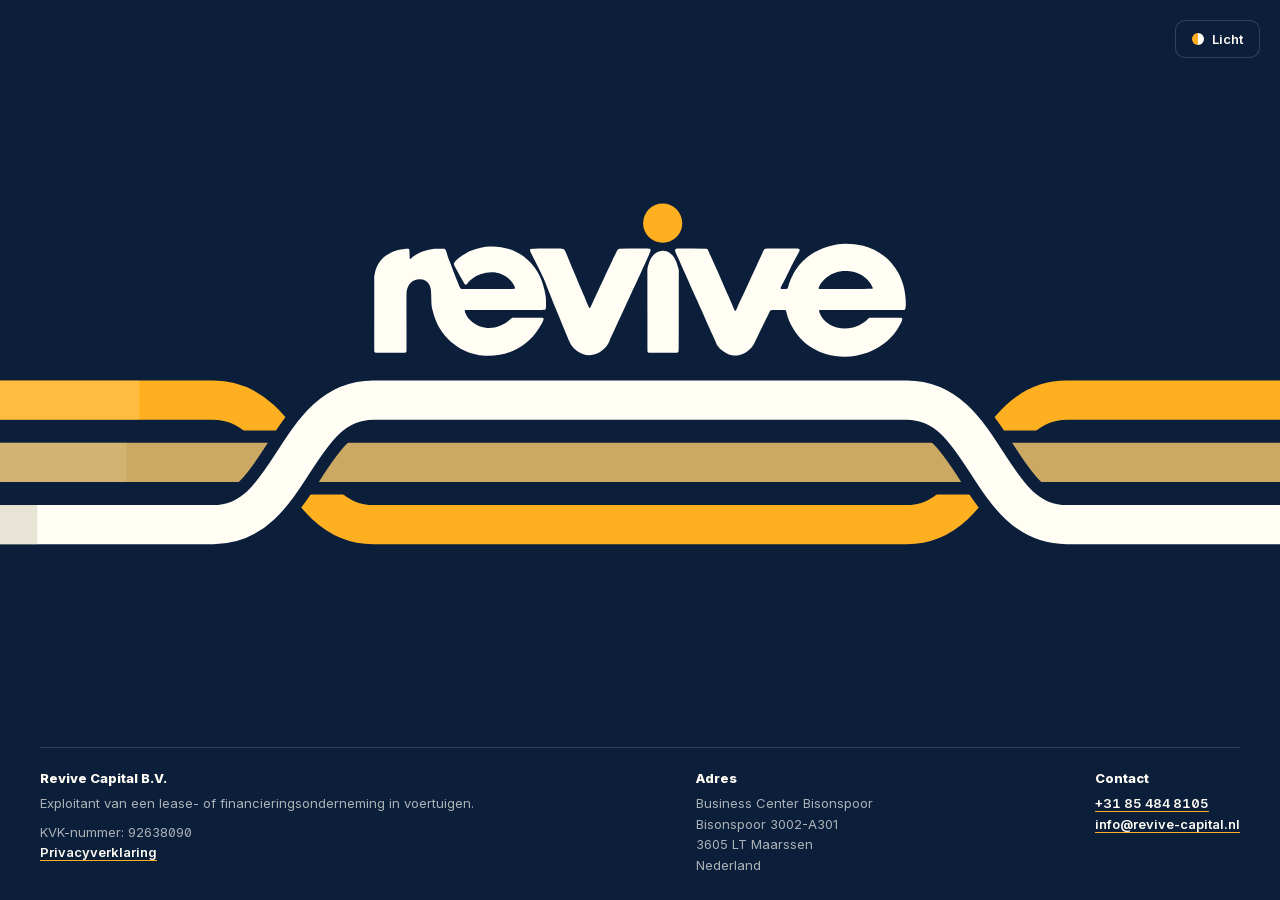
<file: index.html>
<!doctype html>
<html lang="nl">
<head>
  <meta charset="UTF-8" />
  <meta name="viewport" content="width=device-width, initial-scale=1.0" />
  <title>Revive Capital — on demand leasing</title>
  <meta name="description" content="Revive Capital: on demand leasing voor ondernemers. Leasen wanneer jij het nodig hebt." />
  <meta name="theme-color" content="#0b1f3b" />
  <link rel="icon" href="favicon.svg" type="image/svg+xml" />
  <link rel="canonical" href="https://revive-capital.nl/" />
  <meta property="og:type" content="website" />
  <meta property="og:title" content="Revive Capital — on demand leasing" />
  <meta property="og:description" content="Leasen wanneer jij het nodig hebt." />
  <meta property="og:url" content="https://revive-capital.nl/" />
  <link rel="preload" href="fonts/InterVariable.woff2" as="font" type="font/woff2" crossorigin />
  <link rel="stylesheet" href="site.css" />
  <script src="theme.js"></script>
  <style>
    :root { --ease: cubic-bezier(.2, .8, .2, 1); }
    body { min-height: 100svh; display: grid; grid-template-rows: 1fr auto; grid-template-columns: minmax(0, 1fr); }
    main { display: flex; flex-direction: column; align-items: center; gap: clamp(12px, 2.5svh, 24px); min-height: 0; padding: 72px 0; }
    .sr-only { position: absolute; width: 1px; height: 1px; overflow: hidden; clip-path: inset(50%); white-space: nowrap; }
    /* One SVG holds logo and bands; it fits the space above the footer, tails cover wide screens */
    .flow { display: block; flex: 1; width: 100%; min-height: 0; overflow: visible; }
    .logo { color: var(--fg); }
    .tail { fill: none; stroke-width: 44; opacity: 0; animation: show 0.3s 2.8s forwards; }
    .tail.amber, .tail.gold { animation-delay: 2.8s; }
    .tail.navy { animation-delay: 0.9s; }
    svg use { fill: none; stroke-linecap: butt; stroke-linejoin: round; }
    .band { stroke-width: 44; stroke-dasharray: 1; stroke-dashoffset: 1; animation: draw 2.4s var(--ease) forwards; }
    .halo { stroke: var(--bg); stroke-width: 72; transition: stroke 0.4s; }
    .amber { stroke: var(--amber); }
    .gold { stroke: var(--gold); animation-delay: 0.55s; }
    .amber { animation-delay: 0.4s; }
    .navy { stroke: var(--band); transition: stroke 0.4s; }
    .halo, .navy { animation-duration: 1s; }
    .halo.g { animation-duration: 2.4s; animation-delay: 0.55s; }
    .pulse {
      stroke-width: 44;
      stroke-dasharray: 0.12 0.88;
      opacity: 0;
      animation: flow 14s linear infinite, show 1.2s 2.6s forwards;
    }
    .pulse.amber { stroke: #ffd27a; }
    .pulse.gold { stroke: #e2c78d; animation-delay: -7s, 2.6s; }
    .pulse.navy { stroke: var(--band-pulse); stroke-dasharray: 0.05 0.95; animation-duration: 3.5s, 0.6s; animation-delay: 0s, 1.2s; --pulse-opacity: 0.6; }
    @keyframes draw { to { stroke-dashoffset: 0; } }
    @keyframes flow { from { stroke-dashoffset: 1; } to { stroke-dashoffset: 0; } }
    @keyframes show { to { opacity: var(--pulse-opacity, 1); } }
    .pulse { --pulse-opacity: 0.35; }
    /* Phones: bands slightly wider than the screen so the crossings stay visible and the logo stays modest */
    @media (max-width: 720px) {
      main { justify-content: center; overflow-x: clip; }
      .flow { flex: none; width: 115vw; height: auto; }
    }
    @media (prefers-reduced-motion: reduce) {
      .band { animation: none; stroke-dashoffset: 0; }
      .pulse { display: none; }
      .tail { animation: none; opacity: 1; }
    }
  </style>
</head>
<body>
  <button class="theme" type="button" aria-label="Wissel tussen licht en donker thema">Donker</button>
  <main>
    <h1 class="sr-only">Revive Capital</h1>
    <svg class="flow" viewBox="0 -110 1440 420" role="img" aria-label="revive: drie banen die elkaar symmetrisch kruisen">
      <!-- Amber and navy swap lanes in an X through the straight gold band, mirrored around the logo (x 420-1020). -->
      <defs>
        <path id="a" pathLength="1" d="M-40 130H240C330 130 330 270 420 270H1020C1110 270 1110 130 1200 130H1480" />
        <path id="g" pathLength="1" d="M-40 200H1480" />
        <path id="n" pathLength="1" d="M-40 270H240C330 270 330 130 420 130H1020C1110 130 1110 270 1200 270H1480" />
      </defs>
      <use href="#a" class="band amber" />
      <use href="#a" class="pulse amber" />
      <use href="#g" class="band halo g" />
      <use href="#g" class="band gold" />
      <use href="#g" class="pulse gold" />
      <use href="#n" class="band halo" />
      <use href="#n" class="band navy" />
      <use href="#n" class="pulse navy" />
      <path class="tail amber" d="M-3000 130H-40M1480 130H4440" />
      <path class="tail gold" d="M-3000 200H-40M1480 200H4440" />
      <path class="tail navy" d="M-3000 270H-40M1480 270H4440" />
      <!-- Logo lives in the same coordinate space as the bands, so the gap to the navy band (26) always equals the gap between bands. -->
      <svg class="logo" x="420" y="-92.1" width="600" height="174.1" viewBox="170 96 5231 1518"><g transform="translate(0.000000,1760.000000) scale(0.100000,-0.100000)" fill="currentColor"> <path d="M47890 12624 c-832 -45 -1566 -215 -2255 -522 -534 -237 -836 -409 -1225 -695 -289 -212 -798 -713 -1060 -1042 -384 -482 -768 -1266 -961 -1961 -58 -212 -66 -216 -363 -222 -420 -8 -437 9 -298 294 44 88 108 213 144 279 186 343 248 465 358 701 67 143 221 455 344 694 123 239 254 496 291 570 72 145 201 386 463 870 184 337 196 366 187 422 -9 49 -61 103 -112 117 -77 20 -3180 16 -3238 -4 -103 -36 -192 -128 -226 -233 -19 -59 -223 -508 -397 -872 -87 -184 -181 -387 -207 -450 -55 -132 -259 -574 -410 -890 -99 -206 -183 -391 -293 -640 -61 -139 -277 -607 -360 -780 -33 -69 -85 -183 -117 -255 -57 -130 -145 -318 -450 -965 -90 -190 -218 -471 -285 -625 -67 -154 -129 -293 -137 -310 -56 -111 -122 -97 -176 38 -171 421 -503 1190 -656 1521 -51 110 -122 270 -158 355 -36 86 -142 329 -235 541 -200 451 -234 530 -378 870 -145 344 -236 551 -305 695 -31 66 -110 239 -175 385 -264 595 -335 751 -422 934 -50 105 -120 263 -155 351 -96 235 -115 265 -207 313 l-51 27 -1430 7 c-1527 9 -1503 9 -1573 -41 -122 -89 -106 -162 177 -768 228 -491 303 -653 385 -845 70 -164 316 -709 419 -930 49 -104 154 -347 260 -598 36 -85 107 -247 157 -360 158 -352 180 -400 255 -575 40 -93 115 -260 165 -370 51 -110 121 -261 155 -335 34 -74 86 -184 114 -245 29 -60 89 -195 133 -300 44 -104 118 -271 163 -370 170 -371 365 -806 439 -977 69 -162 156 -359 423 -953 52 -115 123 -275 158 -355 34 -80 93 -210 130 -290 37 -80 87 -190 112 -245 25 -55 76 -165 113 -245 38 -80 105 -235 150 -345 135 -333 198 -432 410 -645 322 -325 808 -596 1195 -667 151 -27 496 -25 662 5 679 121 1324 635 1578 1257 20 50 114 250 209 445 95 195 231 477 302 625 70 149 183 378 250 510 67 132 163 328 212 435 188 407 514 1066 544 1098 51 54 39 53 616 60 840 11 846 11 878 -14 50 -37 63 -67 98 -219 122 -538 364 -1115 679 -1620 432 -691 826 -1126 1442 -1592 426 -321 1195 -702 1743 -862 1361 -397 2685 -350 4122 145 268 93 717 299 925 426 980 596 1538 1141 2065 2019 320 532 439 831 363 908 -53 53 -3 51 -1655 49 l-1543 -3 -45 -24 c-25 -13 -97 -74 -160 -135 -382 -372 -1001 -702 -1517 -810 -1375 -287 -2686 305 -3154 1424 -114 274 -103 306 106 310 61 1 1914 2 4118 1 4378 -2 4062 -6 4127 59 177 177 85 1571 -159 2396 -256 867 -610 1515 -1207 2209 -634 737 -1690 1369 -2724 1630 -550 138 -1402 234 -1860 209z m601 -2697 c1037 -169 1827 -736 2173 -1564 39 -94 35 -132 -18 -161 -39 -21 -5127 -33 -5199 -12 -88 26 -86 84 5 273 380 780 1239 1362 2168 1466 52 6 111 13 130 15 92 10 650 -3 741 -17z M13170 12343 c-595 -18 -1263 -161 -1843 -394 -785 -317 -1726 -1026 -1727 -1301 0 -97 102 -301 508 -1012 47 -82 130 -233 184 -335 418 -782 435 -797 625 -571 305 362 831 730 1268 886 1126 401 2179 203 2930 -551 296 -297 543 -746 462 -841 l-25 -29 -249 -6 c-448 -12 -4924 -10 -4967 2 -102 28 -135 84 -311 522 -73 182 -154 382 -179 442 -73 180 -223 569 -415 1082 -99 265 -205 540 -235 611 -95 223 -172 445 -353 1027 -45 144 -95 203 -206 242 -65 23 -747 26 -957 5 -842 -86 -1842 -493 -2250 -917 -81 -84 -139 -96 -159 -33 -5 18 -15 218 -21 443 -14 489 -18 503 -136 521 -136 20 -670 -47 -968 -122 -1284 -323 -2114 -1182 -2327 -2409 l-33 -190 0 -3675 -1 -3675 21 -40 c27 -49 49 -70 95 -89 60 -25 2868 -28 2924 -3 51 23 82 52 108 102 l20 40 -2 2840 c-1 1776 2 2879 8 2945 71 762 581 1270 1278 1270 453 0 791 -198 964 -565 140 -296 167 -479 179 -1185 10 -639 35 -897 116 -1234 288 -1200 723 -2029 1481 -2824 765 -803 1725 -1339 2813 -1571 468 -100 713 -126 1195 -126 2079 0 3916 1003 4958 2705 231 376 271 446 343 595 128 266 141 338 76 396 -46 41 -8 40 -1577 37 l-1460 -3 -41 -22 c-22 -12 -89 -67 -148 -123 -690 -649 -1602 -961 -2436 -835 -911 138 -1738 761 -1994 1503 -44 127 -46 179 -10 213 l26 24 3861 1 c4113 1 3901 -2 3971 47 54 38 67 89 78 306 11 221 4 742 -12 871 -136 1109 -535 2191 -1070 2900 -578 767 -1100 1210 -1886 1603 -658 329 -1635 525 -2494 500z M17640 12140 c-707 -8 -700 8 -315 -755 94 -187 194 -380 222 -430 68 -123 316 -617 458 -913 63 -134 170 -352 237 -485 164 -329 230 -483 441 -1027 31 -80 87 -221 125 -315 38 -93 83 -206 100 -250 17 -44 82 -210 146 -370 63 -159 142 -363 175 -452 107 -284 230 -593 293 -732 33 -75 98 -228 143 -341 46 -113 147 -360 225 -550 78 -190 177 -430 220 -535 152 -372 168 -411 190 -460 12 -27 77 -185 145 -350 68 -165 180 -433 250 -595 69 -162 151 -358 182 -435 184 -468 371 -720 737 -994 705 -528 1434 -601 2197 -220 436 217 853 651 1005 1044 26 66 62 160 82 209 19 50 100 230 179 400 80 171 182 394 228 496 45 102 134 295 197 430 64 135 137 295 163 355 26 61 94 207 150 325 57 118 155 330 218 470 123 273 259 566 407 880 50 107 110 238 132 290 22 52 80 178 128 280 48 102 119 257 158 345 39 88 110 241 157 340 104 214 423 895 541 1153 213 464 257 559 341 737 50 105 125 269 168 365 78 178 94 211 298 657 64 138 145 318 180 400 36 81 84 189 107 238 285 610 304 701 163 771 -53 26 -818 36 -2056 26 l-932 -7 -55 -29 c-109 -56 -145 -102 -226 -292 -25 -58 -107 -230 -183 -383 -76 -152 -200 -409 -276 -571 -75 -162 -182 -389 -237 -505 -134 -280 -387 -822 -478 -1020 -40 -88 -133 -284 -205 -435 -123 -255 -182 -381 -415 -885 -48 -104 -113 -244 -145 -310 -151 -317 -287 -613 -390 -845 -285 -644 -297 -653 -433 -343 -117 268 -135 311 -267 638 -73 182 -149 364 -168 405 -19 41 -79 181 -132 310 -53 129 -128 304 -166 388 -116 256 -265 612 -524 1252 -120 297 -205 497 -282 665 -53 115 -155 358 -378 900 -57 138 -144 342 -193 455 -49 113 -104 246 -122 295 -89 245 -164 307 -375 312 -229 6 -2109 8 -2535 3z M29940 11919 c-590 -46 -1094 -627 -1305 -1504 -58 -243 -60 -267 -56 -650 2 -192 4 -2001 5 -4020 l1 -3670 23 -47 c26 -52 63 -84 114 -99 65 -18 2715 -15 2778 4 63 18 109 60 137 122 22 48 20 -303 23 4455 l2 3495 -31 150 c-130 628 -390 1174 -677 1421 -313 271 -618 374 -1014 343z"/> </g><circle cx="3008" cy="296" r="192" fill="#ffb020"/></svg>
    </svg>
  </main>
  <footer id="contact">
    <div>
      <h2>Revive Capital B.V.</h2>
      <p>Exploitant van een lease- of financieringsonderneming in voertuigen.</p>
      <p class="reg">KVK-nummer: <span class="num">92638090</span><br /><a href="privacyverklaring.html">Privacyverklaring</a></p>
    </div>
    <div>
      <h2>Adres</h2>
      <address>Business Center Bisonspoor<br />Bisonspoor 3002-A301<br />3605 LT Maarssen<br />Nederland</address>
    </div>
    <div>
      <h2>Contact</h2>
      <p><a href="tel:+31854848105"><span class="num">+31 85 484 8105</span></a><br /><a href="mailto:info@revive-capital.nl">info@revive-capital.nl</a></p>
    </div>
  </footer>
</body>
</html>
</file>
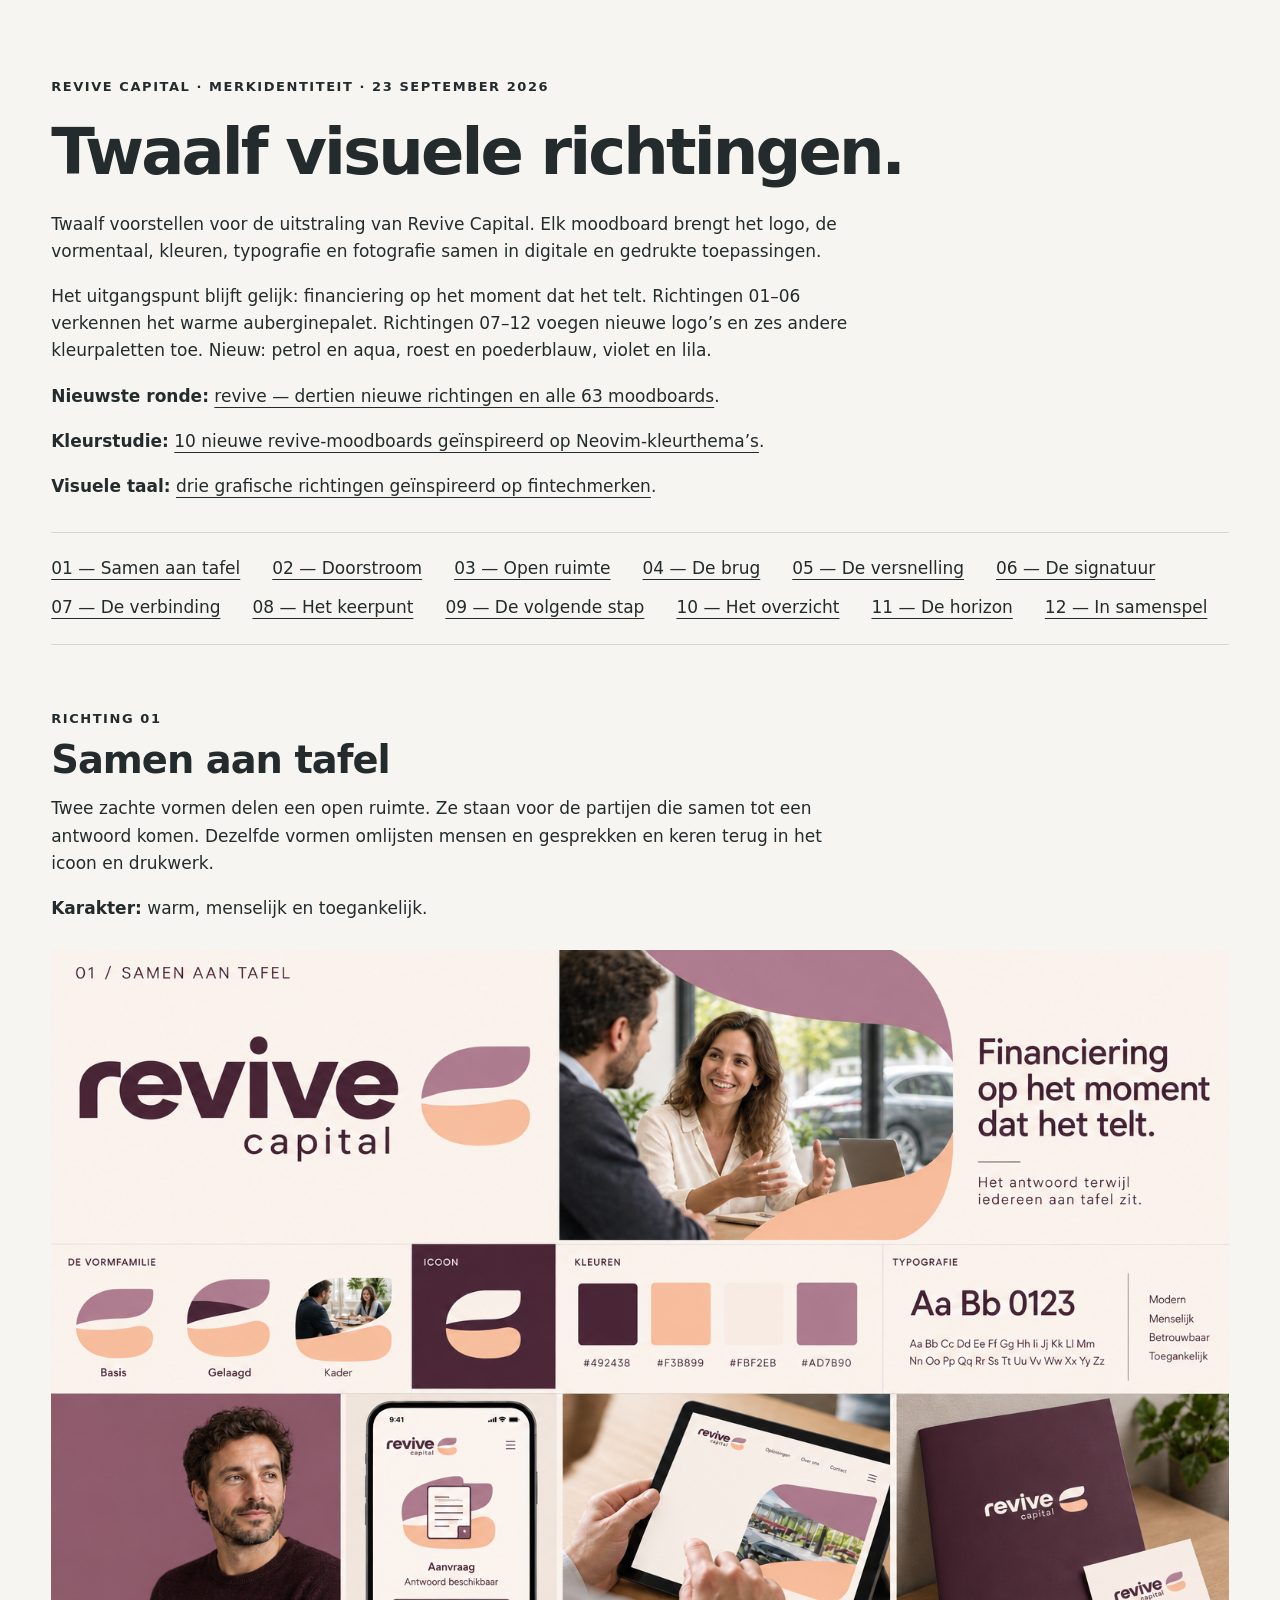
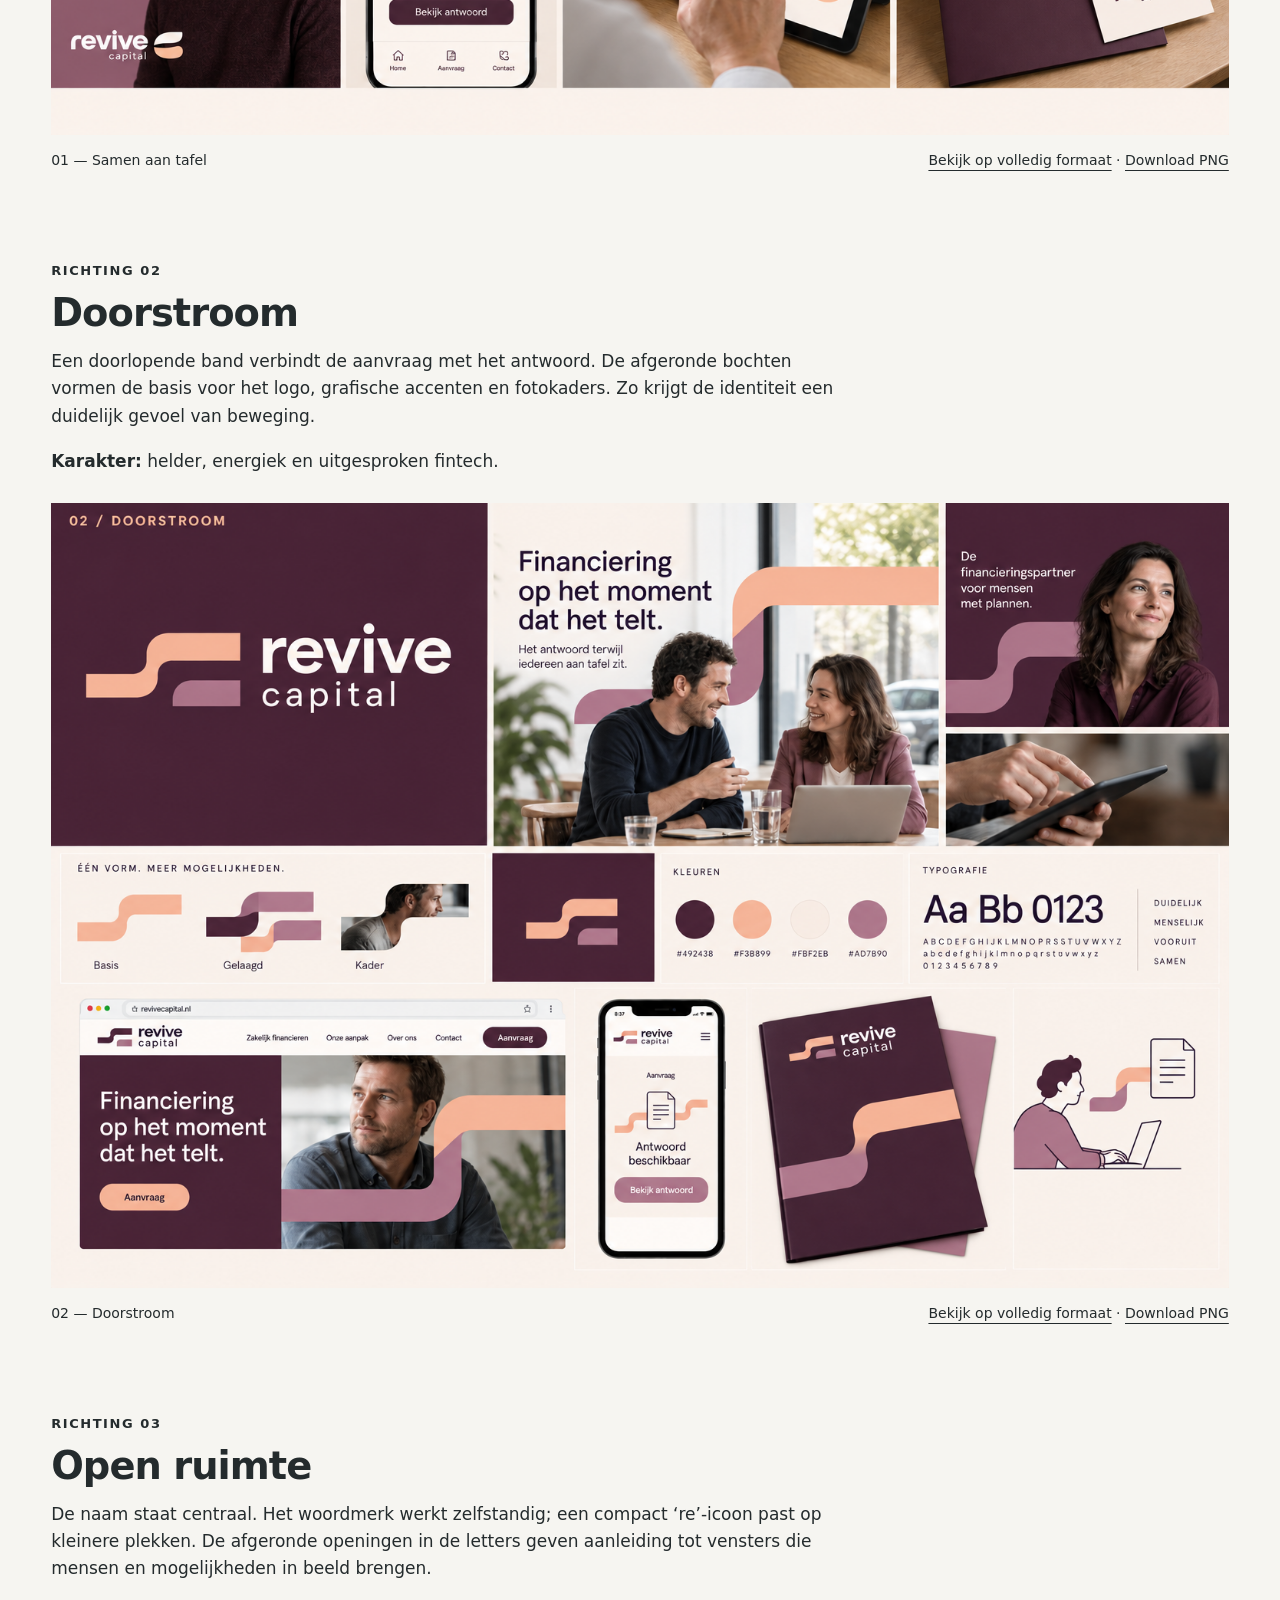
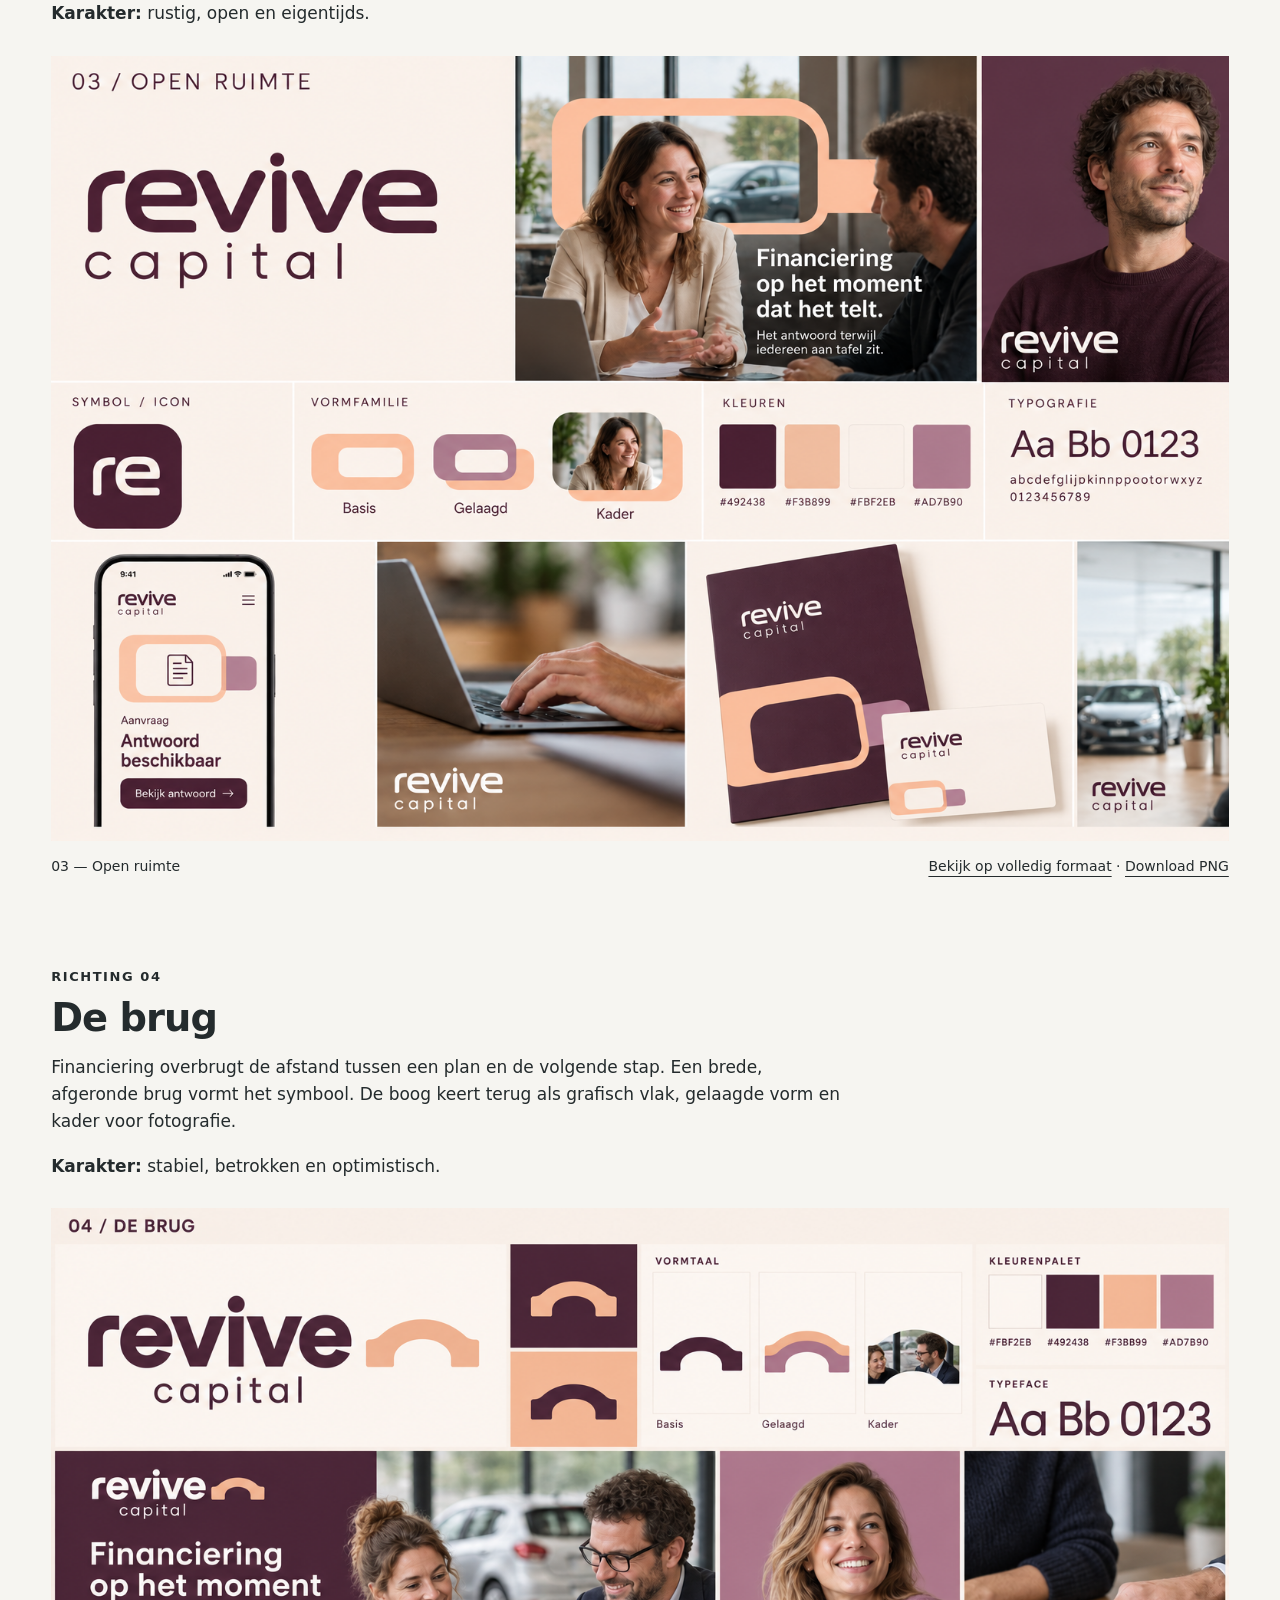
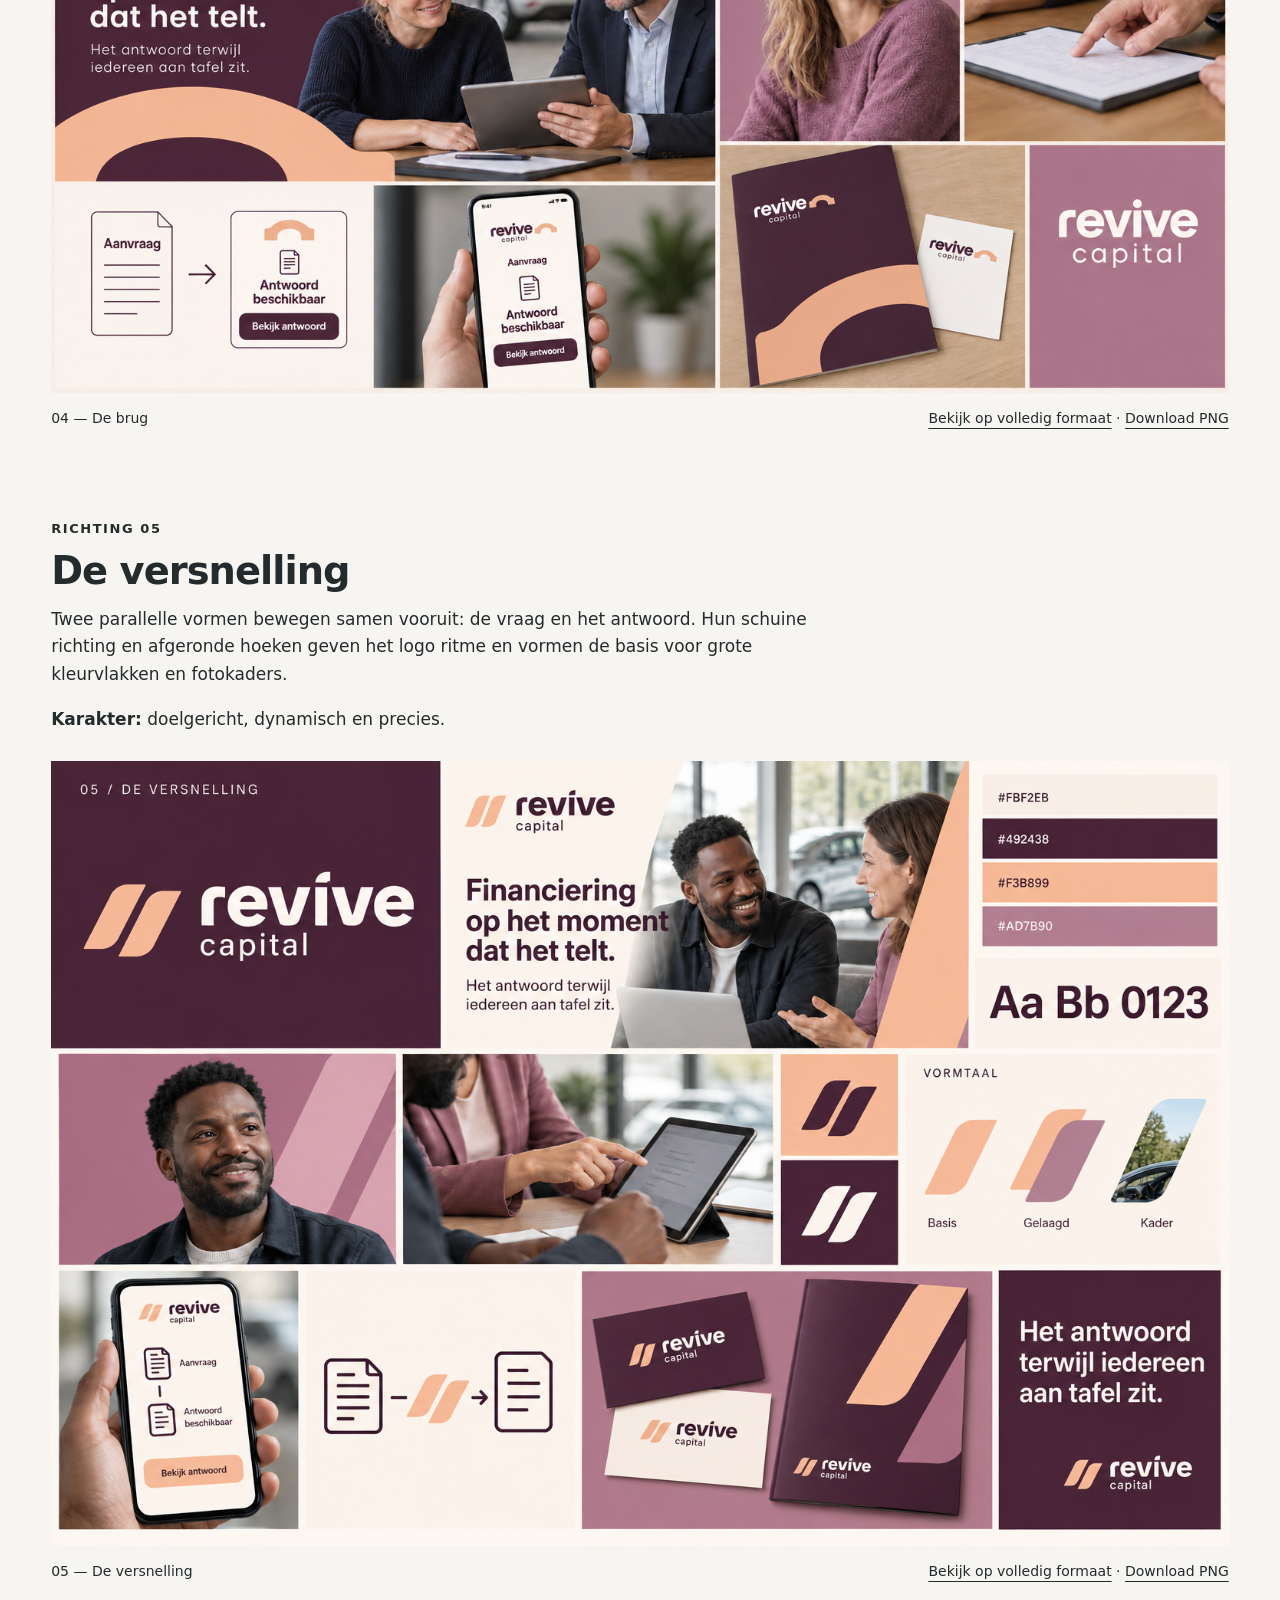
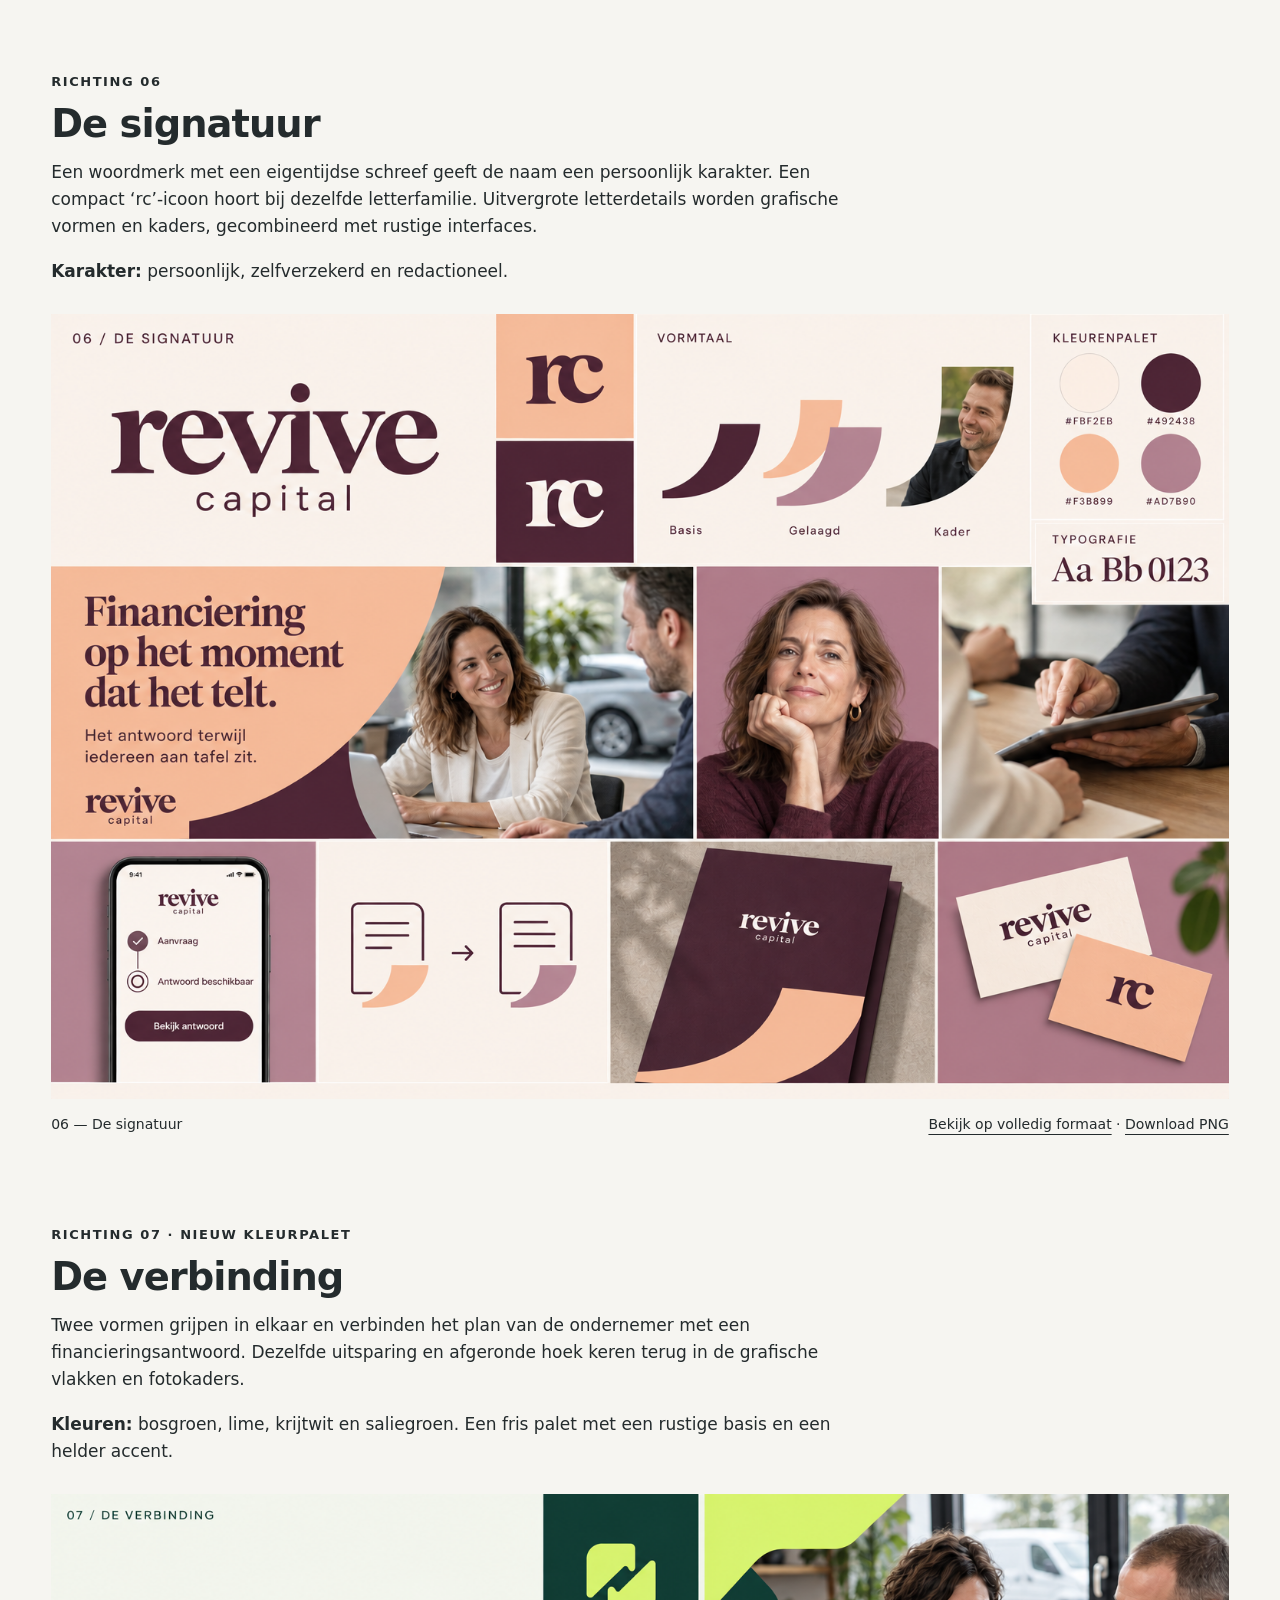
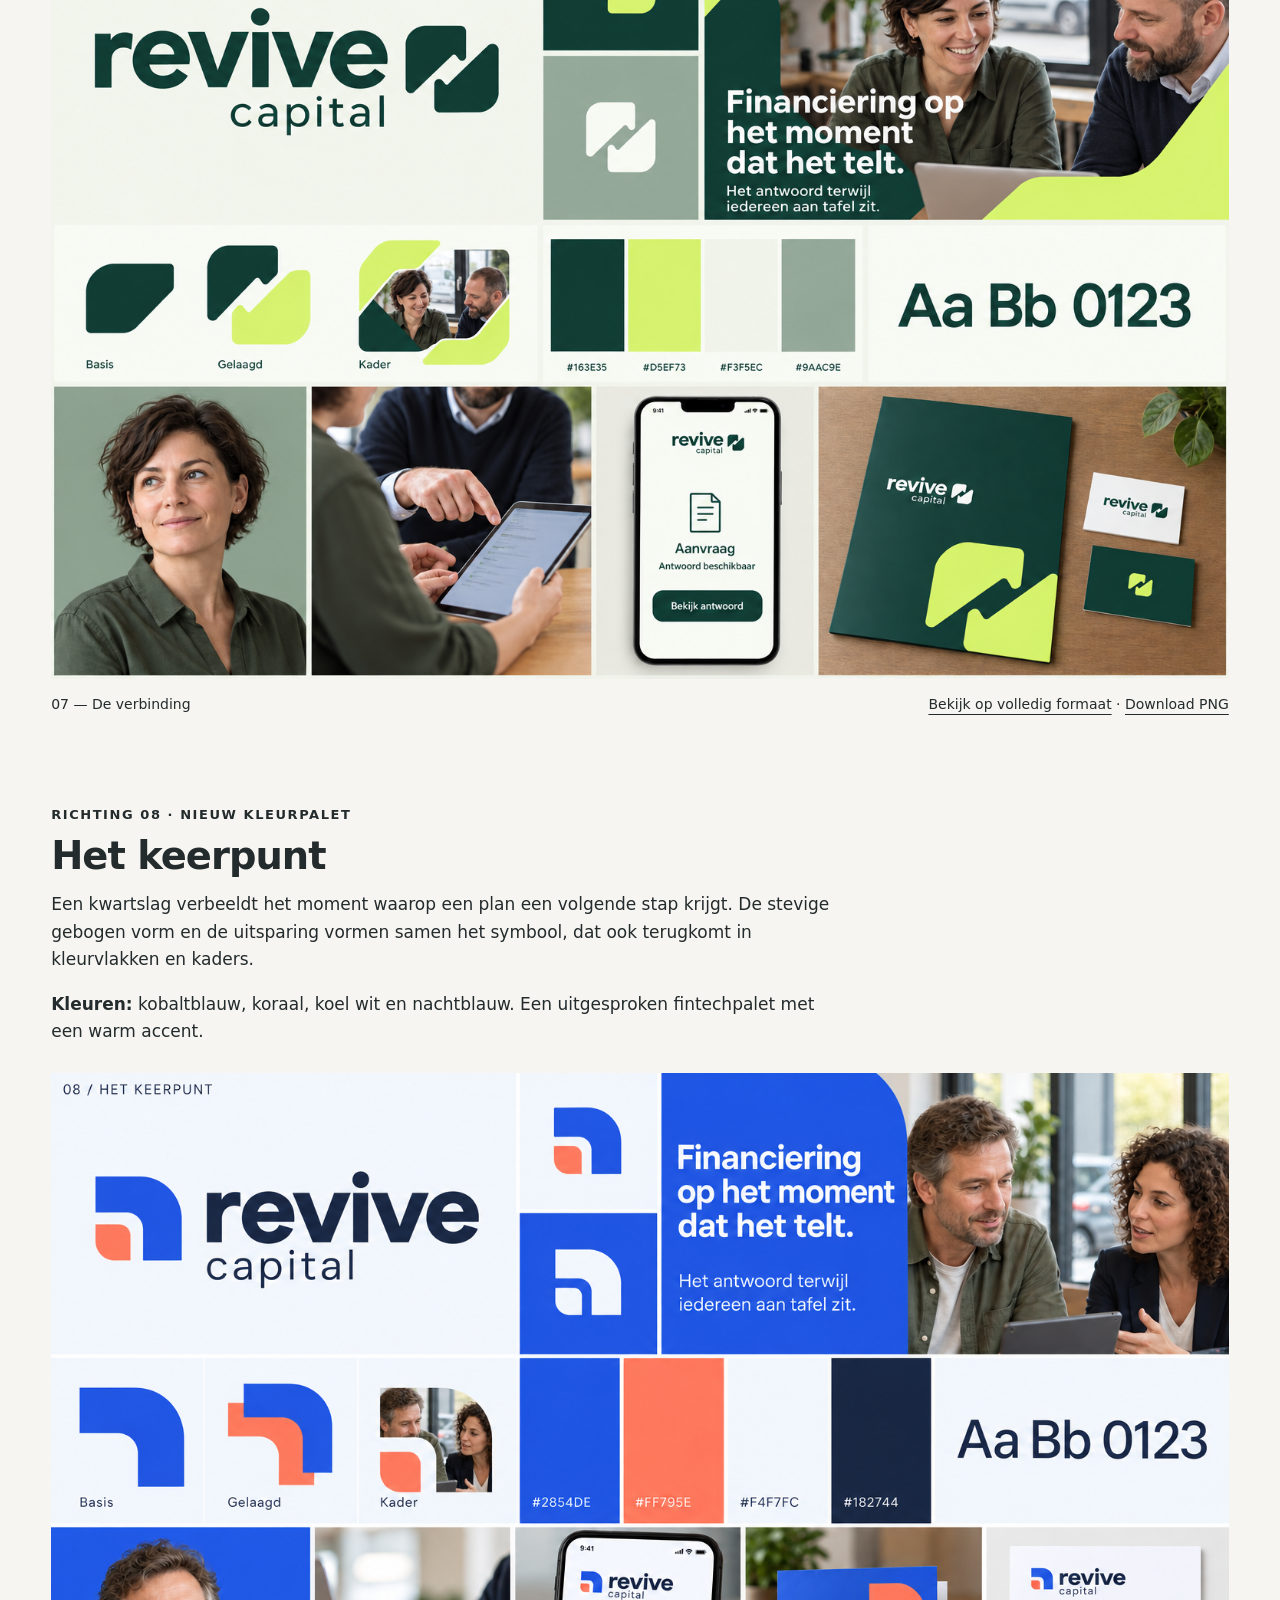
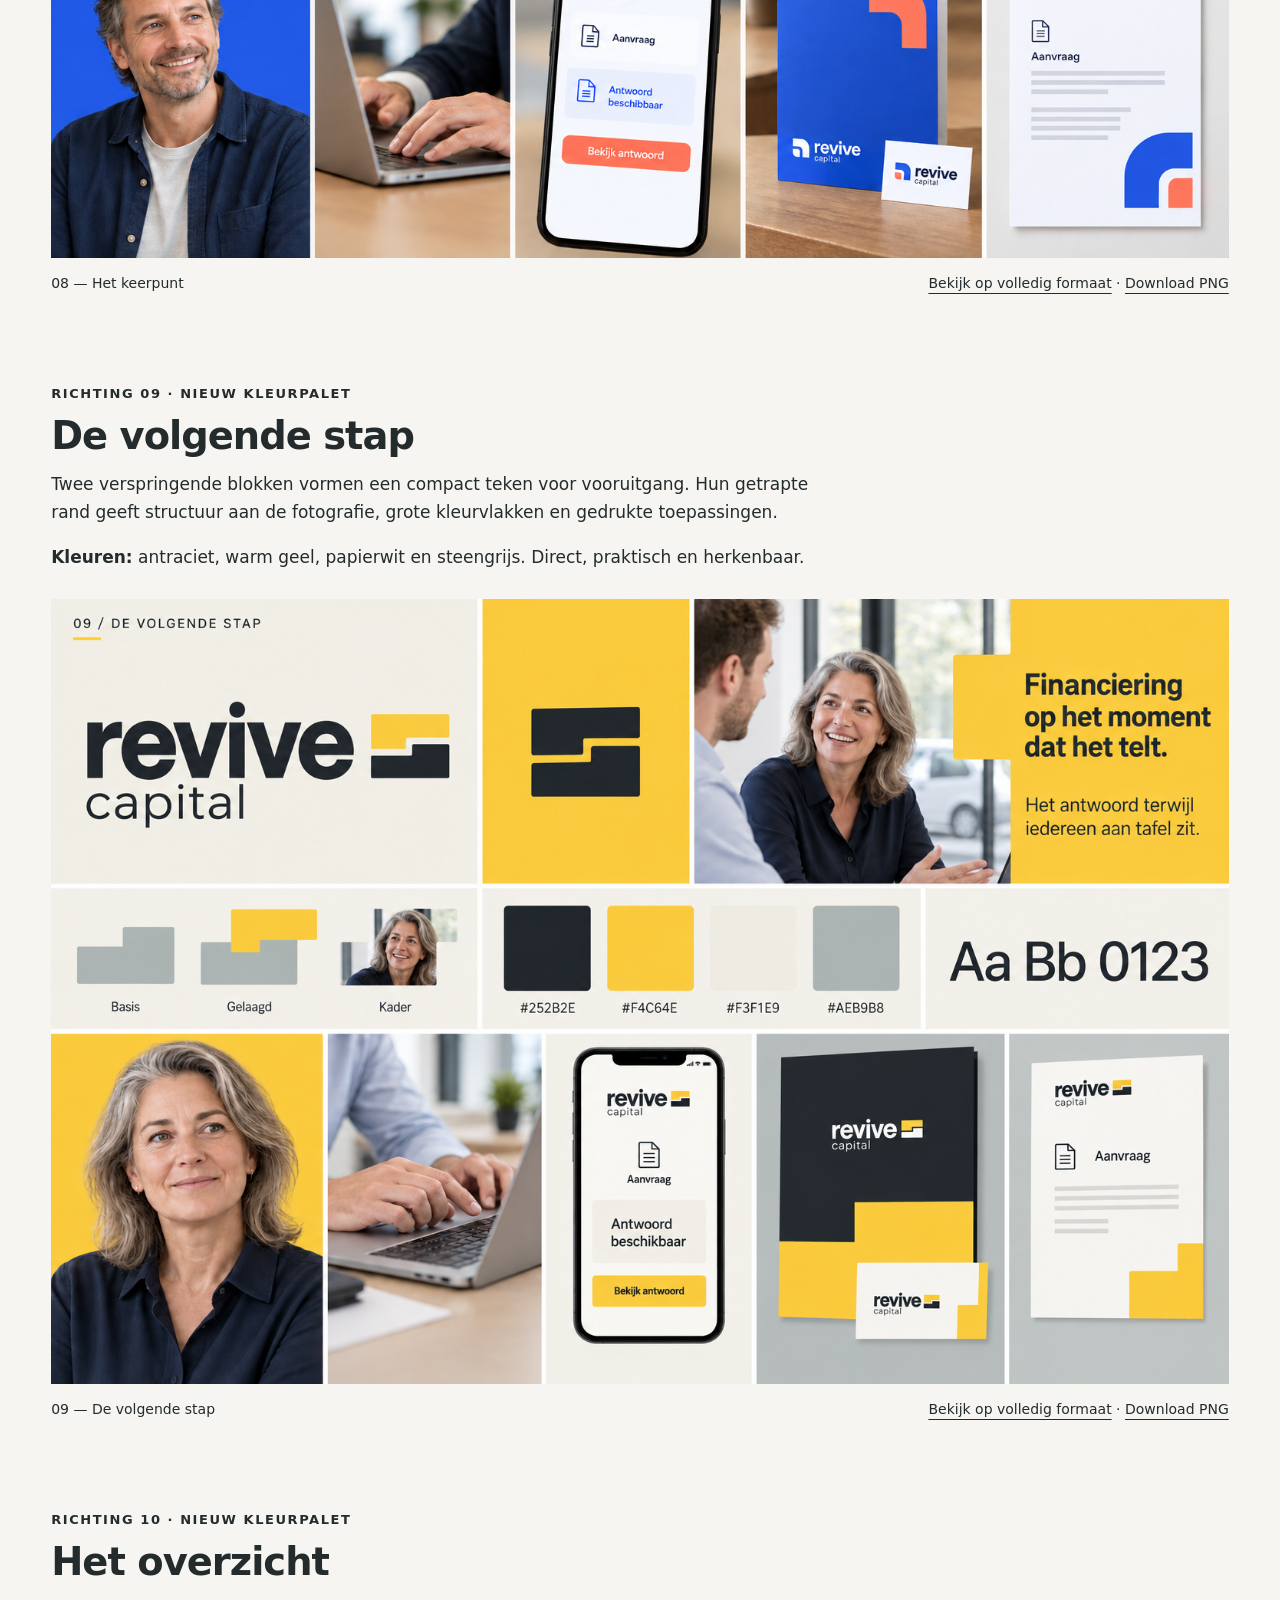
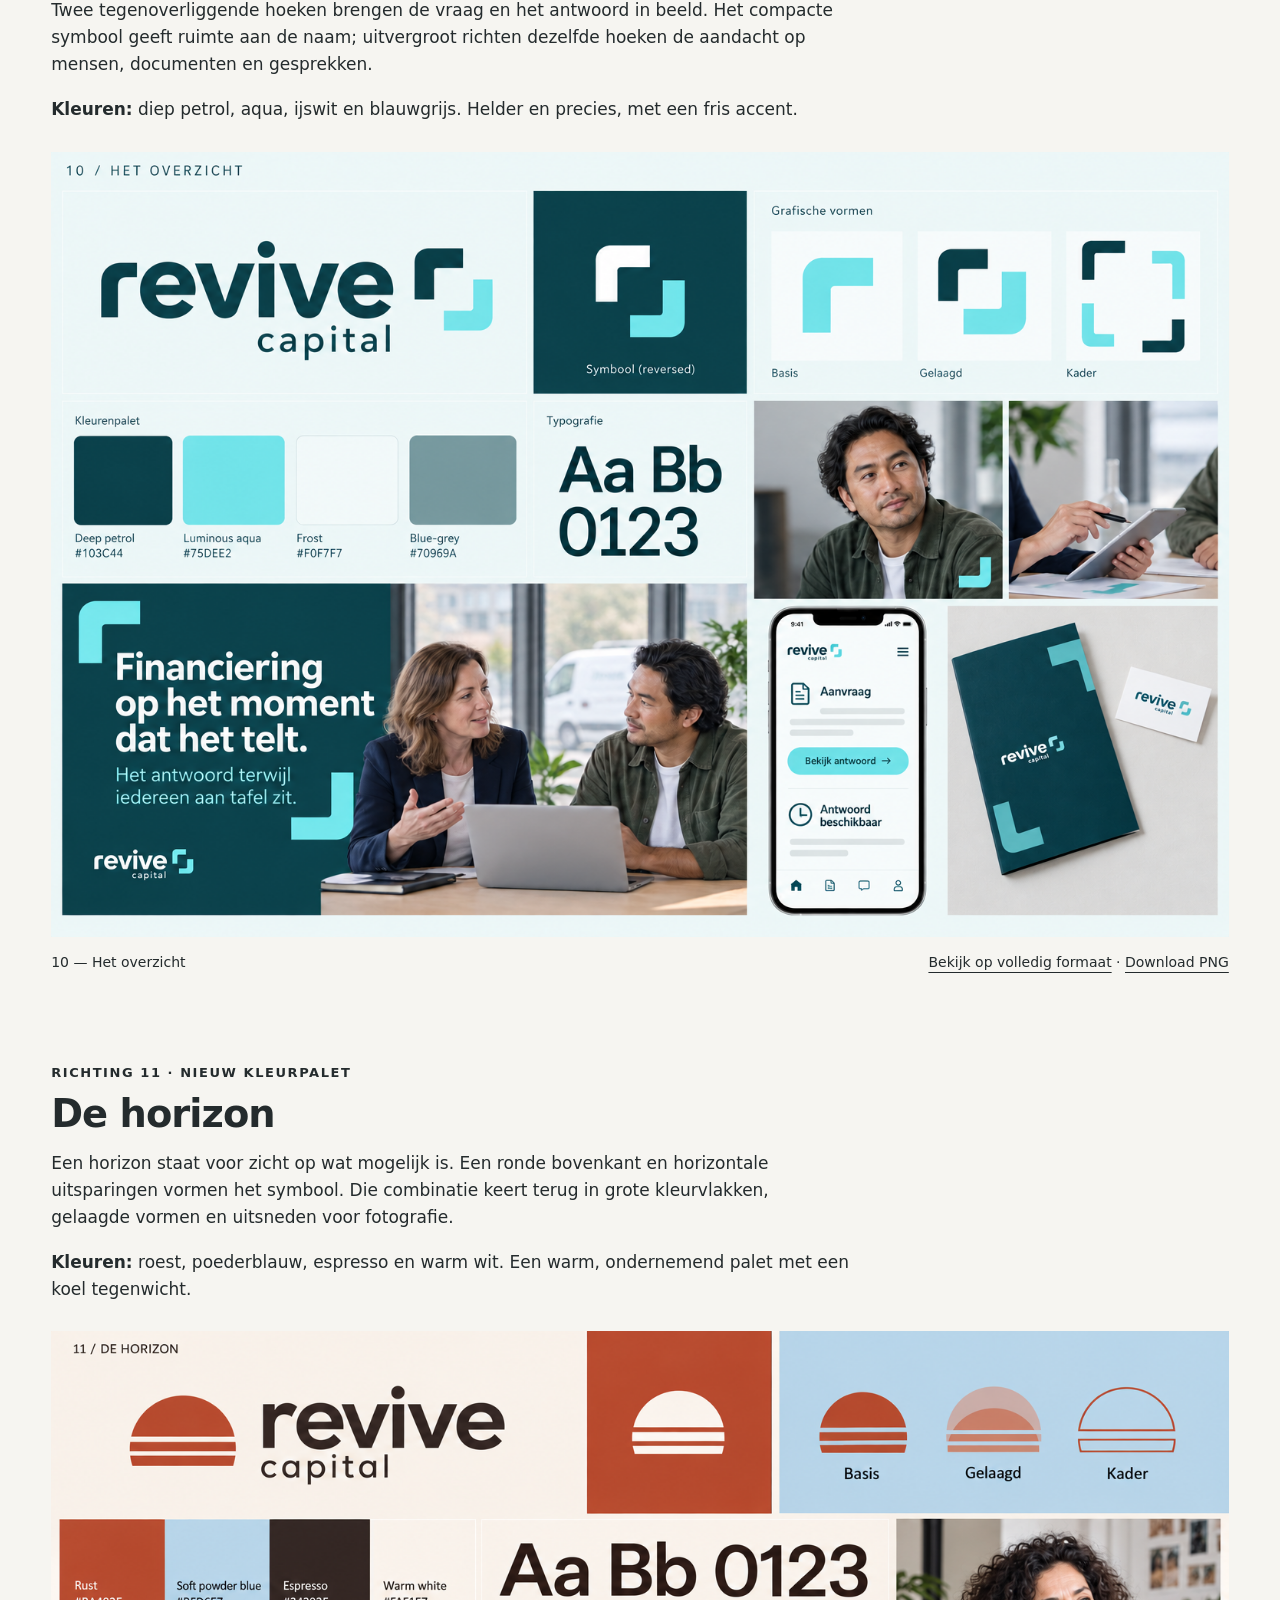
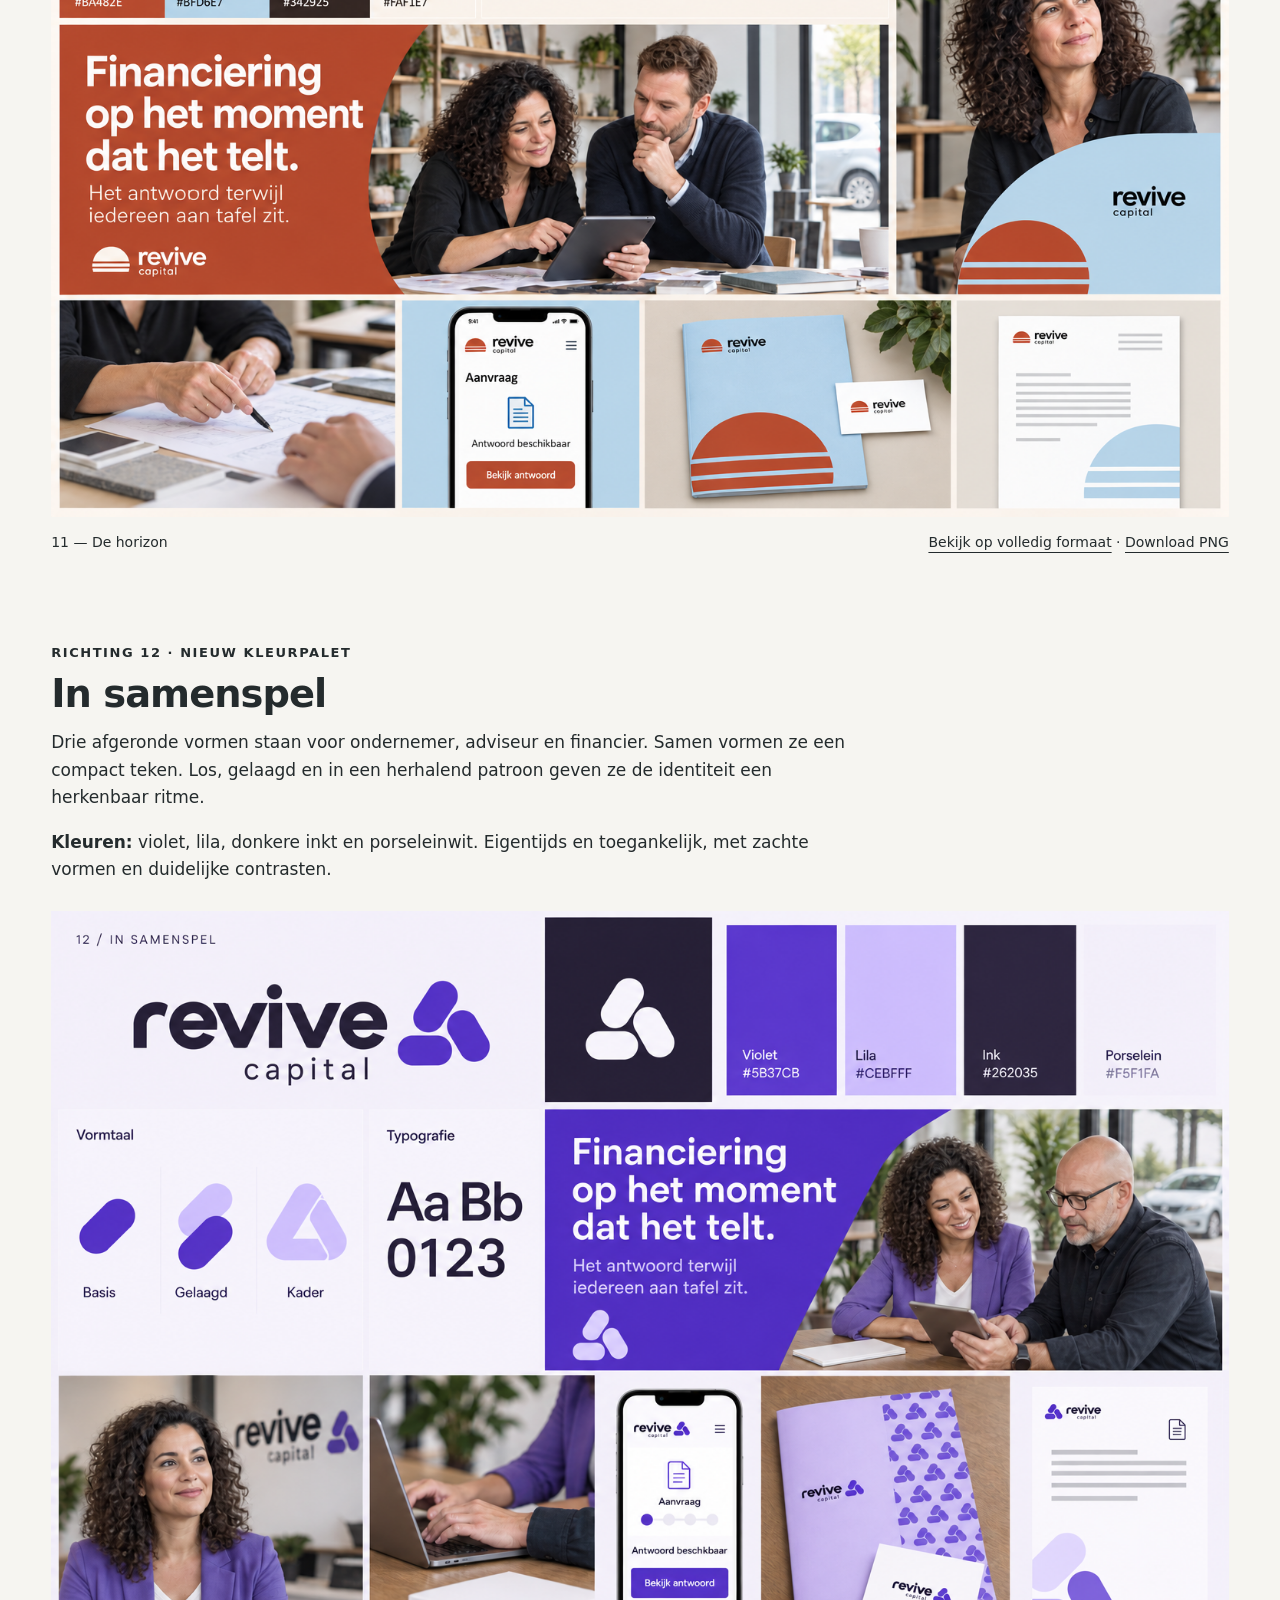
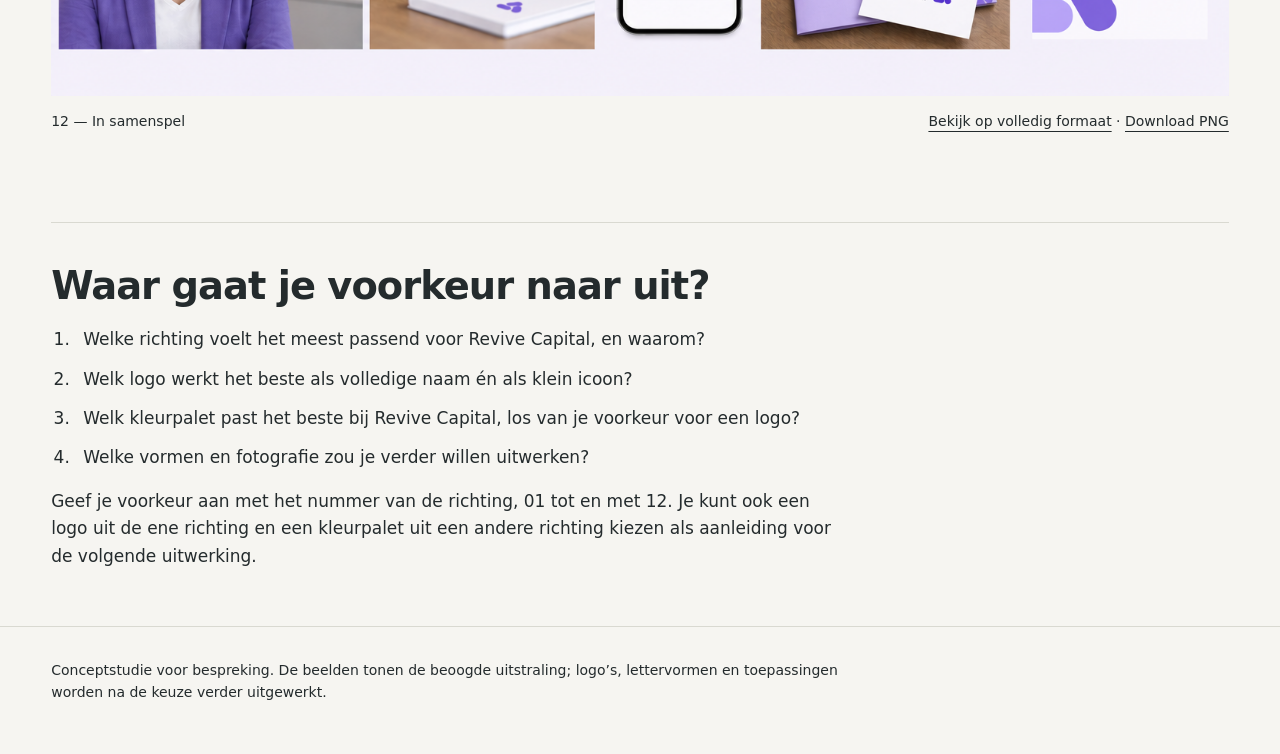
<file: fresh-directions/index.html>
<!doctype html>
<html lang="nl">
  <head>
    <meta charset="utf-8" />
    <meta name="viewport" content="width=device-width, initial-scale=1" />
    <meta name="robots" content="noindex, nofollow" />
    <meta name="description" content="Twaalf visuele richtingen voor Revive Capital: logo, kleurpalet, vormentaal, fotografie en toepassingen." />
    <title>Revive Capital — twaalf visuele richtingen</title>
    <style>
      :root { color-scheme: light; }
      * { box-sizing: border-box; }
      body { margin: 0; background: #f6f5f1; color: #242b2d; font: 17px/1.6 system-ui, sans-serif; }
      header, main, footer { max-width: 1600px; margin: auto; padding: 32px clamp(20px, 4vw, 64px); }
      header { padding-top: clamp(32px, 6vw, 80px); }
      .eyebrow, .number { font-size: 13px; font-weight: 600; letter-spacing: .12em; text-transform: uppercase; }
      h1 { max-width: 900px; font-size: clamp(38px, 5vw, 72px); line-height: 1.08; letter-spacing: -.045em; font-weight: 600; margin: 20px 0 24px; }
      h2 { font-size: clamp(27px, 3vw, 40px); line-height: 1.2; letter-spacing: -.025em; margin: 8px 0 12px; font-weight: 600; }
      p { max-width: 800px; margin: 0 0 18px; }
      a { color: inherit; text-underline-offset: 5px; }
      a:hover { text-decoration-thickness: 2px; }
      a:focus-visible { outline: 3px solid #242b2d; outline-offset: 6px; }
      nav { display: flex; flex-wrap: wrap; column-gap: 32px; row-gap: 12px; margin-top: 32px; padding: 22px 0; border-top: 1px solid #d9d9d1; border-bottom: 1px solid #d9d9d1; }
      section { margin-bottom: clamp(64px, 7vw, 112px); scroll-margin-top: 24px; }
      figure { margin: 28px 0 0; }
      .board { display: block; }
      img { display: block; width: 100%; height: auto; background: #f6f5f1; }
      figcaption { display: flex; justify-content: space-between; flex-wrap: wrap; gap: 12px; margin-top: 14px; font-size: 14px; }
      .review { border-top: 1px solid #d9d9d1; padding-top: 32px; margin-bottom: 24px; }
      ol { max-width: 850px; padding-left: 24px; }
      li { padding-left: 8px; margin: 12px 0; }
      footer { font-size: 14px; border-top: 1px solid #d9d9d1; }
      @media (max-width: 600px) { main { padding-top: 16px; } nav { flex-direction: column; gap: 16px; } }
      @media print { nav, .image-actions { display: none; } header, main, footer { padding: 20px 0; } section { break-inside: avoid; margin-bottom: 40px; } }
    </style>
  </head>
  <body>
    <header>
      <div class="eyebrow">Revive Capital · Merkidentiteit · 23 september 2026</div>
      <h1>Twaalf visuele richtingen.</h1>
      <p>Twaalf voorstellen voor de uitstraling van Revive Capital. Elk moodboard brengt het logo, de vormentaal, kleuren, typografie en fotografie samen in digitale en gedrukte toepassingen.</p>
      <p>Het uitgangspunt blijft gelijk: financiering op het moment dat het telt. Richtingen 01–06 verkennen het warme auberginepalet. Richtingen 07–12 voegen nieuwe logo’s en zes andere kleurpaletten toe. Nieuw: petrol en aqua, roest en poederblauw, violet en lila.</p>
      <p><strong>Nieuwste ronde:</strong> <a href="pulse/">revive — dertien nieuwe richtingen en alle 63 moodboards</a>.</p>
      <p><strong>Kleurstudie:</strong> <a href="neovim-themes/">10 nieuwe revive-moodboards geïnspireerd op Neovim-kleurthema’s</a>.</p>
      <p><strong>Visuele taal:</strong> <a href="visual-language/">drie grafische richtingen geïnspireerd op fintechmerken</a>.</p>
      <nav aria-label="Bekijk de richtingen">
        <a href="#samen-aan-tafel">01 — Samen aan tafel</a>
        <a href="#doorstroom">02 — Doorstroom</a>
        <a href="#open-ruimte">03 — Open ruimte</a>
        <a href="#de-brug">04 — De brug</a>
        <a href="#de-versnelling">05 — De versnelling</a>
        <a href="#de-signatuur">06 — De signatuur</a>
        <a href="#de-verbinding">07 — De verbinding</a>
        <a href="#het-keerpunt">08 — Het keerpunt</a>
        <a href="#de-volgende-stap">09 — De volgende stap</a>
        <a href="#het-overzicht">10 — Het overzicht</a>
        <a href="#de-horizon">11 — De horizon</a>
        <a href="#in-samenspel">12 — In samenspel</a>
      </nav>
    </header>
    <main>
      <section id="samen-aan-tafel" aria-labelledby="title-one">
        <div class="number">Richting 01</div>
        <h2 id="title-one">Samen aan tafel</h2>
        <p>Twee zachte vormen delen een open ruimte. Ze staan voor de partijen die samen tot een antwoord komen. Dezelfde vormen omlijsten mensen en gesprekken en keren terug in het icoon en drukwerk.</p>
        <p><strong>Karakter:</strong> warm, menselijk en toegankelijk.</p>
        <figure>
          <a class="board" href="01-samen-aan-tafel.png" target="_blank" rel="noopener" aria-label="Open moodboard Samen aan tafel op volledig formaat in een nieuw tabblad">
            <img src="01-samen-aan-tafel.png" width="1536" height="1024" fetchpriority="high" alt="Moodboard Samen aan tafel: een aubergine Revive Capital-woordmerk met twee zachte vormen, perzik en mauve kleuren, een gesprek aan tafel, portretfotografie, een app en drukwerk." />
          </a>
          <figcaption><span>01 — Samen aan tafel</span><span class="image-actions"><a href="01-samen-aan-tafel.png" target="_blank" rel="noopener">Bekijk op volledig formaat</a> · <a href="01-samen-aan-tafel.png" download>Download PNG</a></span></figcaption>
        </figure>
      </section>
      <section id="doorstroom" aria-labelledby="title-two">
        <div class="number">Richting 02</div>
        <h2 id="title-two">Doorstroom</h2>
        <p>Een doorlopende band verbindt de aanvraag met het antwoord. De afgeronde bochten vormen de basis voor het logo, grafische accenten en fotokaders. Zo krijgt de identiteit een duidelijk gevoel van beweging.</p>
        <p><strong>Karakter:</strong> helder, energiek en uitgesproken fintech.</p>
        <figure>
          <a class="board" href="02-doorstroom.png" target="_blank" rel="noopener" aria-label="Open moodboard Doorstroom op volledig formaat in een nieuw tabblad">
            <img src="02-doorstroom.png" width="1536" height="1024" loading="lazy" alt="Moodboard Doorstroom: een bandvormig symbool naast Revive Capital, een bijpassende vormentaal, warme fotografie, een website, een app, een documentillustratie en een folder." />
          </a>
          <figcaption><span>02 — Doorstroom</span><span class="image-actions"><a href="02-doorstroom.png" target="_blank" rel="noopener">Bekijk op volledig formaat</a> · <a href="02-doorstroom.png" download>Download PNG</a></span></figcaption>
        </figure>
      </section>
      <section id="open-ruimte" aria-labelledby="title-three">
        <div class="number">Richting 03</div>
        <h2 id="title-three">Open ruimte</h2>
        <p>De naam staat centraal. Het woordmerk werkt zelfstandig; een compact ‘re’-icoon past op kleinere plekken. De afgeronde openingen in de letters geven aanleiding tot vensters die mensen en mogelijkheden in beeld brengen.</p>
        <p><strong>Karakter:</strong> rustig, open en eigentijds.</p>
        <figure>
          <a class="board" href="03-open-ruimte.png" target="_blank" rel="noopener" aria-label="Open moodboard Open ruimte op volledig formaat in een nieuw tabblad">
            <img src="03-open-ruimte.png" width="1536" height="1024" loading="lazy" alt="Moodboard Open ruimte: een afgerond Revive Capital-woordmerk, een compact re-icoon, open venstervormen, een gesprek en portret, een app en gedrukte materialen." />
          </a>
          <figcaption><span>03 — Open ruimte</span><span class="image-actions"><a href="03-open-ruimte.png" target="_blank" rel="noopener">Bekijk op volledig formaat</a> · <a href="03-open-ruimte.png" download>Download PNG</a></span></figcaption>
        </figure>
      </section>
      <section id="de-brug" aria-labelledby="title-four">
        <div class="number">Richting 04</div>
        <h2 id="title-four">De brug</h2>
        <p>Financiering overbrugt de afstand tussen een plan en de volgende stap. Een brede, afgeronde brug vormt het symbool. De boog keert terug als grafisch vlak, gelaagde vorm en kader voor fotografie.</p>
        <p><strong>Karakter:</strong> stabiel, betrokken en optimistisch.</p>
        <figure>
          <a class="board" href="04-de-brug.png" target="_blank" rel="noopener" aria-label="Open moodboard De brug op volledig formaat in een nieuw tabblad">
            <img src="04-de-brug.png" width="1536" height="1024" loading="lazy" alt="Moodboard De brug: een compact brugsymbool naast Revive Capital, brede boogvormen, warme fotografie van een gesprek, een portret, een app en drukwerk." />
          </a>
          <figcaption><span>04 — De brug</span><span class="image-actions"><a href="04-de-brug.png" target="_blank" rel="noopener">Bekijk op volledig formaat</a> · <a href="04-de-brug.png" download>Download PNG</a></span></figcaption>
        </figure>
      </section>
      <section id="de-versnelling" aria-labelledby="title-five">
        <div class="number">Richting 05</div>
        <h2 id="title-five">De versnelling</h2>
        <p>Twee parallelle vormen bewegen samen vooruit: de vraag en het antwoord. Hun schuine richting en afgeronde hoeken geven het logo ritme en vormen de basis voor grote kleurvlakken en fotokaders.</p>
        <p><strong>Karakter:</strong> doelgericht, dynamisch en precies.</p>
        <figure>
          <a class="board" href="05-de-versnelling.png" target="_blank" rel="noopener" aria-label="Open moodboard De versnelling op volledig formaat in een nieuw tabblad">
            <img src="05-de-versnelling.png" width="1536" height="1024" loading="lazy" alt="Moodboard De versnelling: een symbool van twee parallelle vormen, een helder Revive Capital-woordmerk, dynamische vlakken, menselijke fotografie en digitale en gedrukte toepassingen." />
          </a>
          <figcaption><span>05 — De versnelling</span><span class="image-actions"><a href="05-de-versnelling.png" target="_blank" rel="noopener">Bekijk op volledig formaat</a> · <a href="05-de-versnelling.png" download>Download PNG</a></span></figcaption>
        </figure>
      </section>
      <section id="de-signatuur" aria-labelledby="title-six">
        <div class="number">Richting 06</div>
        <h2 id="title-six">De signatuur</h2>
        <p>Een woordmerk met een eigentijdse schreef geeft de naam een persoonlijk karakter. Een compact ‘rc’-icoon hoort bij dezelfde letterfamilie. Uitvergrote letterdetails worden grafische vormen en kaders, gecombineerd met rustige interfaces.</p>
        <p><strong>Karakter:</strong> persoonlijk, zelfverzekerd en redactioneel.</p>
        <figure>
          <a class="board" href="06-de-signatuur.png" target="_blank" rel="noopener" aria-label="Open moodboard De signatuur op volledig formaat in een nieuw tabblad">
            <img src="06-de-signatuur.png" width="1536" height="1024" loading="lazy" alt="Moodboard De signatuur: een Revive Capital-woordmerk met schreef, een rc-icoon, grafische vormen uit letterdetails, portret- en gespreksfotografie, een app en drukwerk." />
          </a>
          <figcaption><span>06 — De signatuur</span><span class="image-actions"><a href="06-de-signatuur.png" target="_blank" rel="noopener">Bekijk op volledig formaat</a> · <a href="06-de-signatuur.png" download>Download PNG</a></span></figcaption>
        </figure>
      </section>
      <section id="de-verbinding" aria-labelledby="title-seven">
        <div class="number">Richting 07 · Nieuw kleurpalet</div>
        <h2 id="title-seven">De verbinding</h2>
        <p>Twee vormen grijpen in elkaar en verbinden het plan van de ondernemer met een financieringsantwoord. Dezelfde uitsparing en afgeronde hoek keren terug in de grafische vlakken en fotokaders.</p>
        <p><strong>Kleuren:</strong> bosgroen, lime, krijtwit en saliegroen. Een fris palet met een rustige basis en een helder accent.</p>
        <figure>
          <a class="board" href="07-de-verbinding.png" target="_blank" rel="noopener" aria-label="Open moodboard De verbinding op volledig formaat in een nieuw tabblad">
            <img src="07-de-verbinding.png" width="1536" height="1024" loading="lazy" alt="Moodboard De verbinding in bosgroen en lime: een symbool van twee aansluitende vormen, Revive Capital-woordmerk, fotokaders, menselijke fotografie, een app en drukwerk." />
          </a>
          <figcaption><span>07 — De verbinding</span><span class="image-actions"><a href="07-de-verbinding.png" target="_blank" rel="noopener">Bekijk op volledig formaat</a> · <a href="07-de-verbinding.png" download>Download PNG</a></span></figcaption>
        </figure>
      </section>
      <section id="het-keerpunt" aria-labelledby="title-eight">
        <div class="number">Richting 08 · Nieuw kleurpalet</div>
        <h2 id="title-eight">Het keerpunt</h2>
        <p>Een kwartslag verbeeldt het moment waarop een plan een volgende stap krijgt. De stevige gebogen vorm en de uitsparing vormen samen het symbool, dat ook terugkomt in kleurvlakken en kaders.</p>
        <p><strong>Kleuren:</strong> kobaltblauw, koraal, koel wit en nachtblauw. Een uitgesproken fintechpalet met een warm accent.</p>
        <figure>
          <a class="board" href="08-het-keerpunt.png" target="_blank" rel="noopener" aria-label="Open moodboard Het keerpunt op volledig formaat in een nieuw tabblad">
            <img src="08-het-keerpunt.png" width="1536" height="1024" loading="lazy" alt="Moodboard Het keerpunt in kobaltblauw en koraal: een kwartslagsymbool naast Revive Capital, gebogen vormen, fotografie, een financieringsinterface en drukwerk." />
          </a>
          <figcaption><span>08 — Het keerpunt</span><span class="image-actions"><a href="08-het-keerpunt.png" target="_blank" rel="noopener">Bekijk op volledig formaat</a> · <a href="08-het-keerpunt.png" download>Download PNG</a></span></figcaption>
        </figure>
      </section>
      <section id="de-volgende-stap" aria-labelledby="title-nine">
        <div class="number">Richting 09 · Nieuw kleurpalet</div>
        <h2 id="title-nine">De volgende stap</h2>
        <p>Twee verspringende blokken vormen een compact teken voor vooruitgang. Hun getrapte rand geeft structuur aan de fotografie, grote kleurvlakken en gedrukte toepassingen.</p>
        <p><strong>Kleuren:</strong> antraciet, warm geel, papierwit en steengrijs. Direct, praktisch en herkenbaar.</p>
        <figure>
          <a class="board" href="09-de-volgende-stap.png" target="_blank" rel="noopener" aria-label="Open moodboard De volgende stap op volledig formaat in een nieuw tabblad">
            <img src="09-de-volgende-stap.png" width="1536" height="1024" loading="lazy" alt="Moodboard De volgende stap in antraciet en warm geel: een symbool van verspringende blokken, Revive Capital-woordmerk, getrapte kaders, fotografie, een app en drukwerk." />
          </a>
          <figcaption><span>09 — De volgende stap</span><span class="image-actions"><a href="09-de-volgende-stap.png" target="_blank" rel="noopener">Bekijk op volledig formaat</a> · <a href="09-de-volgende-stap.png" download>Download PNG</a></span></figcaption>
        </figure>
      </section>
      <section id="het-overzicht" aria-labelledby="title-ten">
        <div class="number">Richting 10 · Nieuw kleurpalet</div>
        <h2 id="title-ten">Het overzicht</h2>
        <p>Twee tegenoverliggende hoeken brengen de vraag en het antwoord in beeld. Het compacte symbool geeft ruimte aan de naam; uitvergroot richten dezelfde hoeken de aandacht op mensen, documenten en gesprekken.</p>
        <p><strong>Kleuren:</strong> diep petrol, aqua, ijswit en blauwgrijs. Helder en precies, met een fris accent.</p>
        <figure>
          <a class="board" href="10-het-overzicht.png" target="_blank" rel="noopener" aria-label="Open moodboard Het overzicht op volledig formaat in een nieuw tabblad">
            <img src="10-het-overzicht.png" width="1536" height="1024" loading="lazy" alt="Moodboard Het overzicht in petrol en aqua: Revive Capital met twee tegenoverliggende hoeken als symbool, grafische kaders, een gesprek, portret, mobiele interface en drukwerk." />
          </a>
          <figcaption><span>10 — Het overzicht</span><span class="image-actions"><a href="10-het-overzicht.png" target="_blank" rel="noopener">Bekijk op volledig formaat</a> · <a href="10-het-overzicht.png" download>Download PNG</a></span></figcaption>
        </figure>
      </section>
      <section id="de-horizon" aria-labelledby="title-eleven">
        <div class="number">Richting 11 · Nieuw kleurpalet</div>
        <h2 id="title-eleven">De horizon</h2>
        <p>Een horizon staat voor zicht op wat mogelijk is. Een ronde bovenkant en horizontale uitsparingen vormen het symbool. Die combinatie keert terug in grote kleurvlakken, gelaagde vormen en uitsneden voor fotografie.</p>
        <p><strong>Kleuren:</strong> roest, poederblauw, espresso en warm wit. Een warm, ondernemend palet met een koel tegenwicht.</p>
        <figure>
          <a class="board" href="11-de-horizon.png" target="_blank" rel="noopener" aria-label="Open moodboard De horizon op volledig formaat in een nieuw tabblad">
            <img src="11-de-horizon.png" width="1536" height="1024" loading="lazy" alt="Moodboard De horizon in roest en poederblauw: een horizontaal verdeeld rond symbool naast Revive Capital, afgeleide vormen, ondernemersfotografie, een app en gedrukte materialen." />
          </a>
          <figcaption><span>11 — De horizon</span><span class="image-actions"><a href="11-de-horizon.png" target="_blank" rel="noopener">Bekijk op volledig formaat</a> · <a href="11-de-horizon.png" download>Download PNG</a></span></figcaption>
        </figure>
      </section>
      <section id="in-samenspel" aria-labelledby="title-twelve">
        <div class="number">Richting 12 · Nieuw kleurpalet</div>
        <h2 id="title-twelve">In samenspel</h2>
        <p>Drie afgeronde vormen staan voor ondernemer, adviseur en financier. Samen vormen ze een compact teken. Los, gelaagd en in een herhalend patroon geven ze de identiteit een herkenbaar ritme.</p>
        <p><strong>Kleuren:</strong> violet, lila, donkere inkt en porseleinwit. Eigentijds en toegankelijk, met zachte vormen en duidelijke contrasten.</p>
        <figure>
          <a class="board" href="12-in-samenspel.png" target="_blank" rel="noopener" aria-label="Open moodboard In samenspel op volledig formaat in een nieuw tabblad">
            <img src="12-in-samenspel.png" width="1536" height="1024" loading="lazy" alt="Moodboard In samenspel in violet en lila: een symbool van drie afgeronde vormen, Revive Capital-woordmerk, patronen en fotokaders, een gesprek, portret, app en drukwerk." />
          </a>
          <figcaption><span>12 — In samenspel</span><span class="image-actions"><a href="12-in-samenspel.png" target="_blank" rel="noopener">Bekijk op volledig formaat</a> · <a href="12-in-samenspel.png" download>Download PNG</a></span></figcaption>
        </figure>
      </section>
      <section class="review" aria-labelledby="review-title">
        <h2 id="review-title">Waar gaat je voorkeur naar uit?</h2>
        <ol>
          <li>Welke richting voelt het meest passend voor Revive Capital, en waarom?</li>
          <li>Welk logo werkt het beste als volledige naam én als klein icoon?</li>
          <li>Welk kleurpalet past het beste bij Revive Capital, los van je voorkeur voor een logo?</li>
          <li>Welke vormen en fotografie zou je verder willen uitwerken?</li>
        </ol>
        <p>Geef je voorkeur aan met het nummer van de richting, 01 tot en met 12. Je kunt ook een logo uit de ene richting en een kleurpalet uit een andere richting kiezen als aanleiding voor de volgende uitwerking.</p>
      </section>
    </main>
    <footer><p>Conceptstudie voor bespreking. De beelden tonen de beoogde uitstraling; logo’s, lettervormen en toepassingen worden na de keuze verder uitgewerkt.</p></footer>
  </body>
</html>
</file>
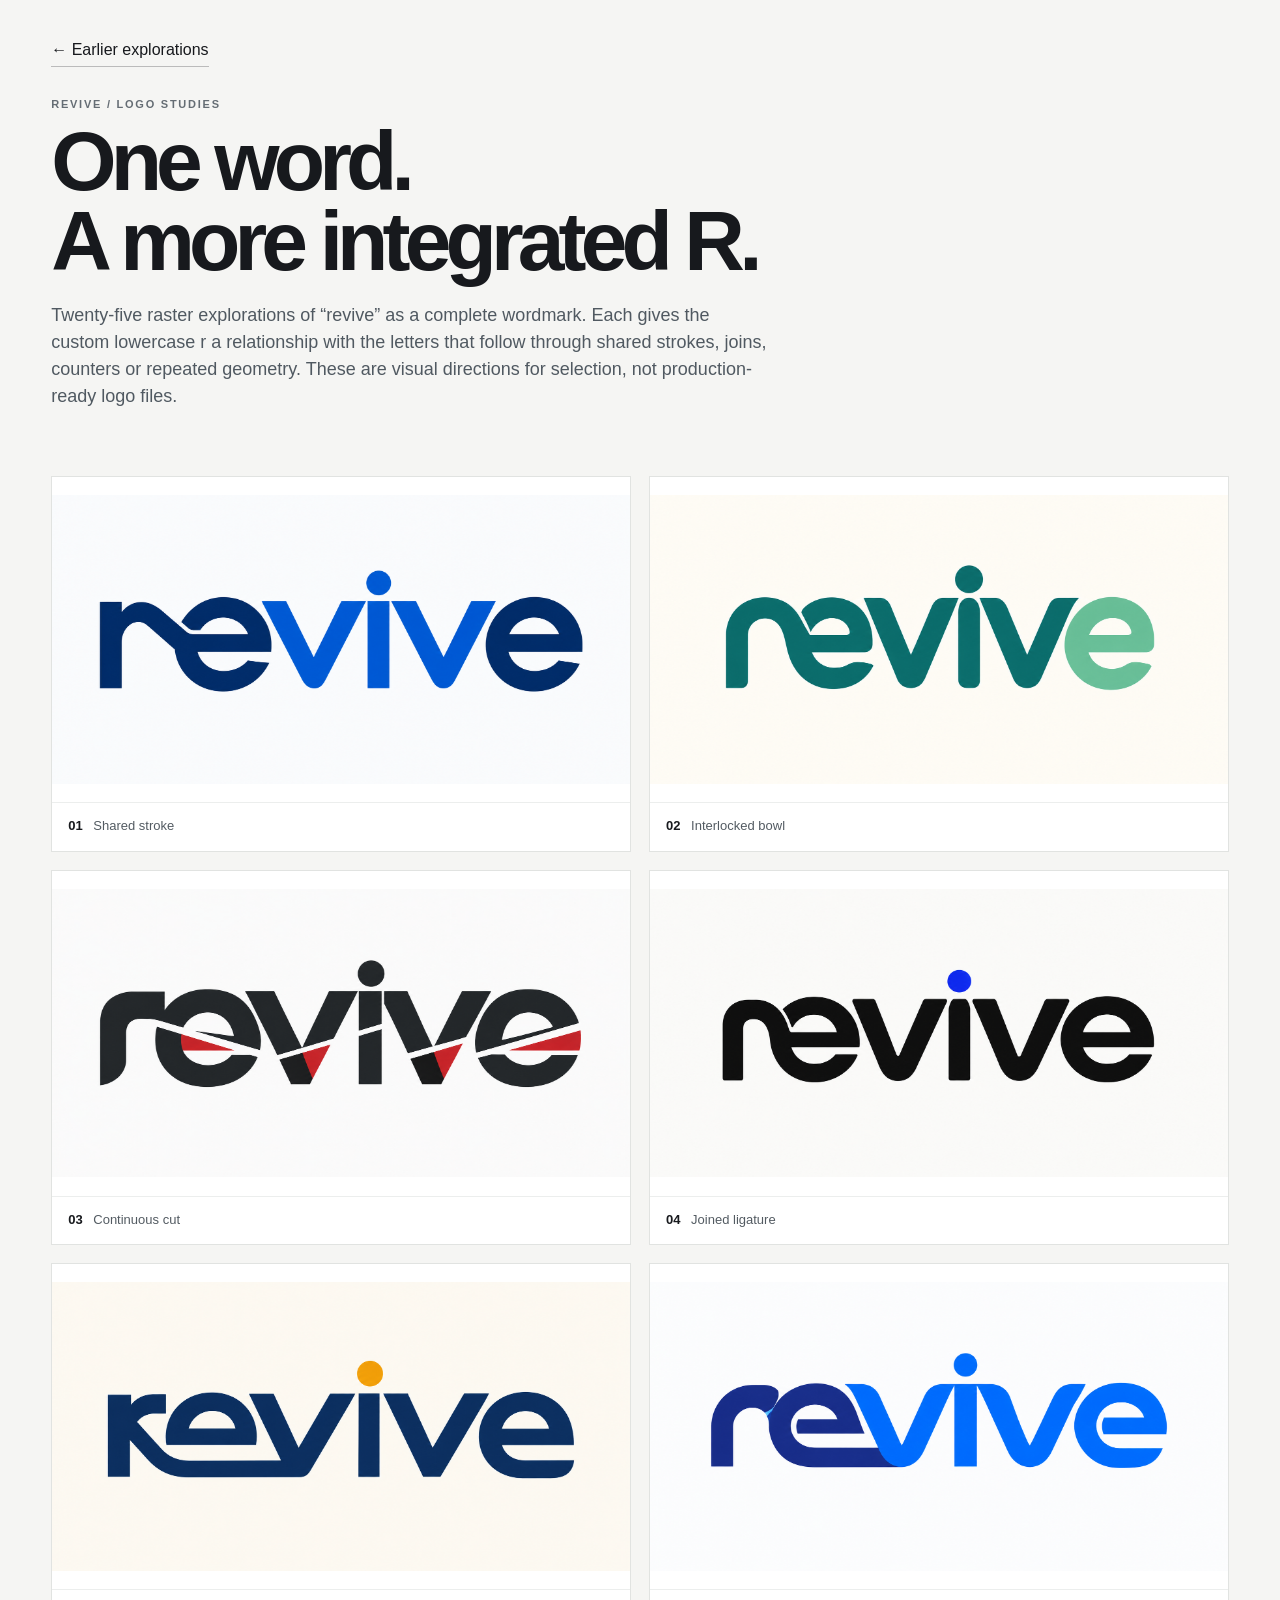
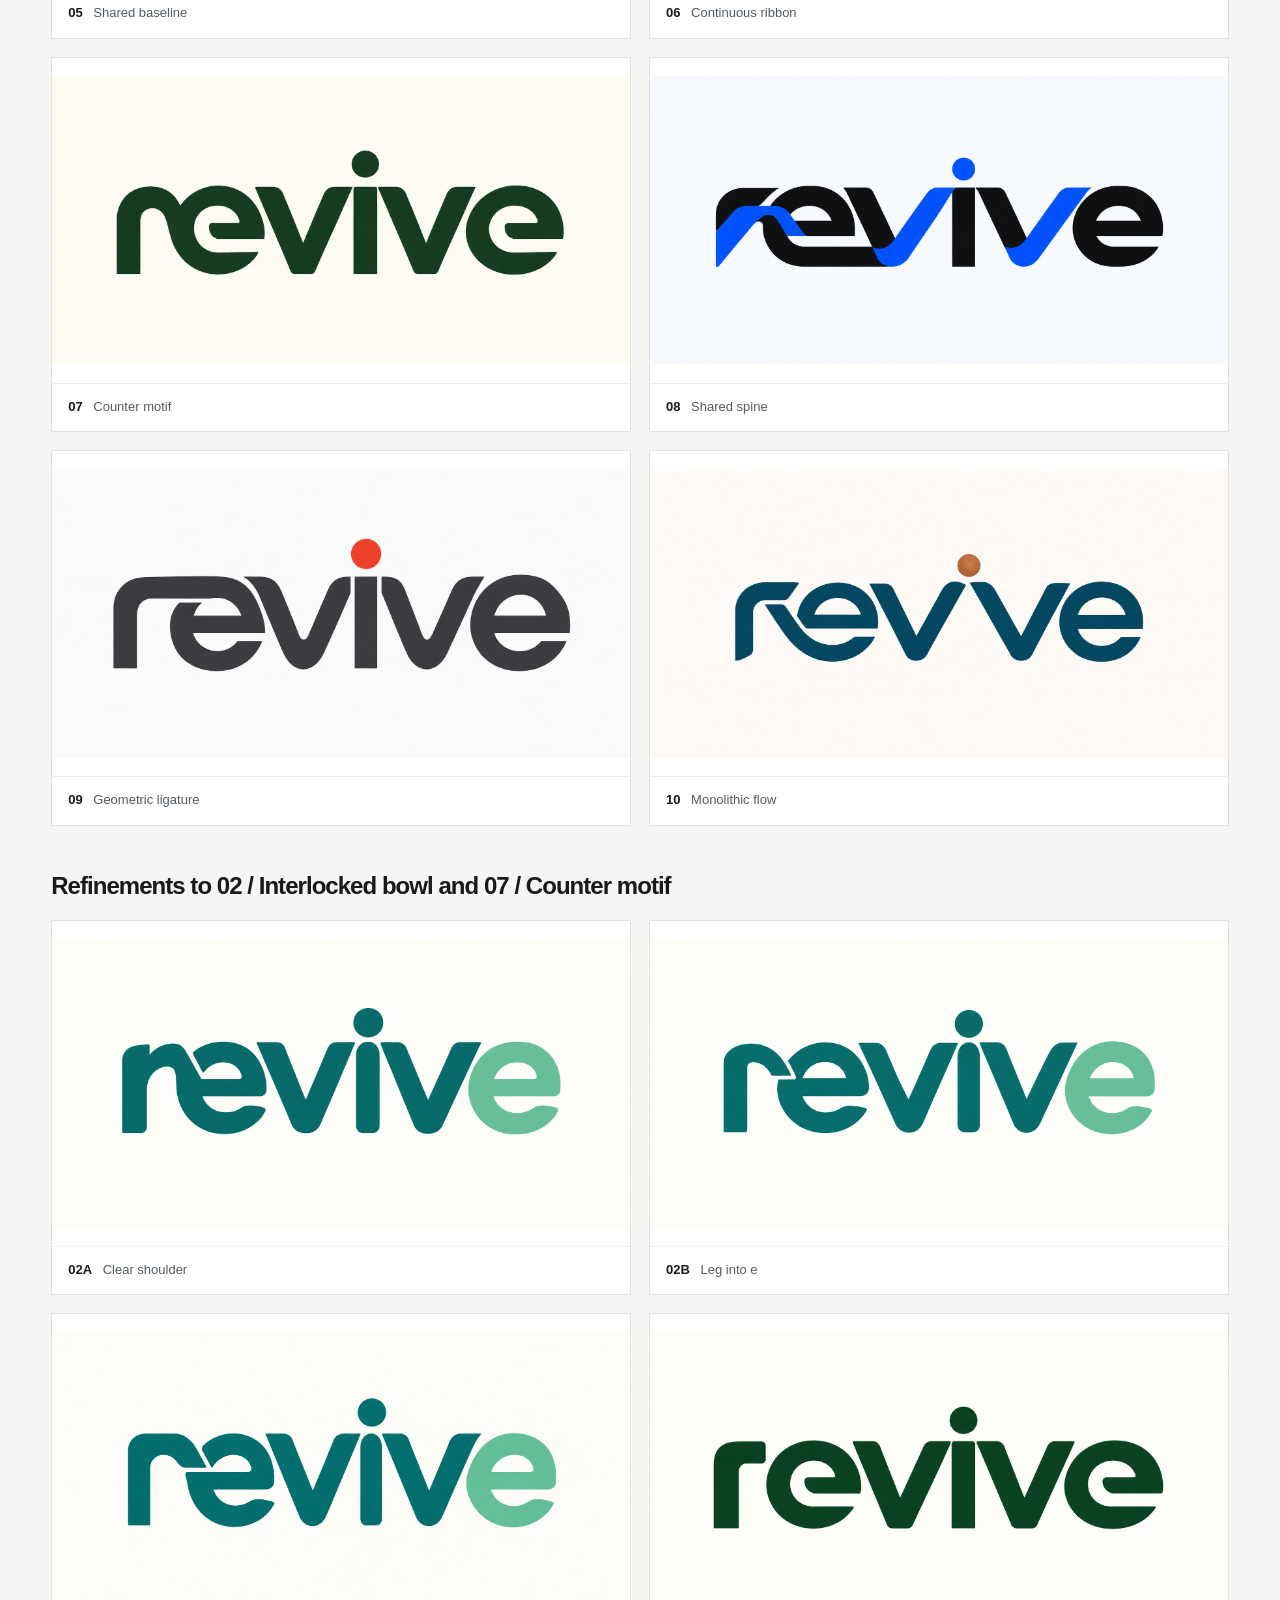
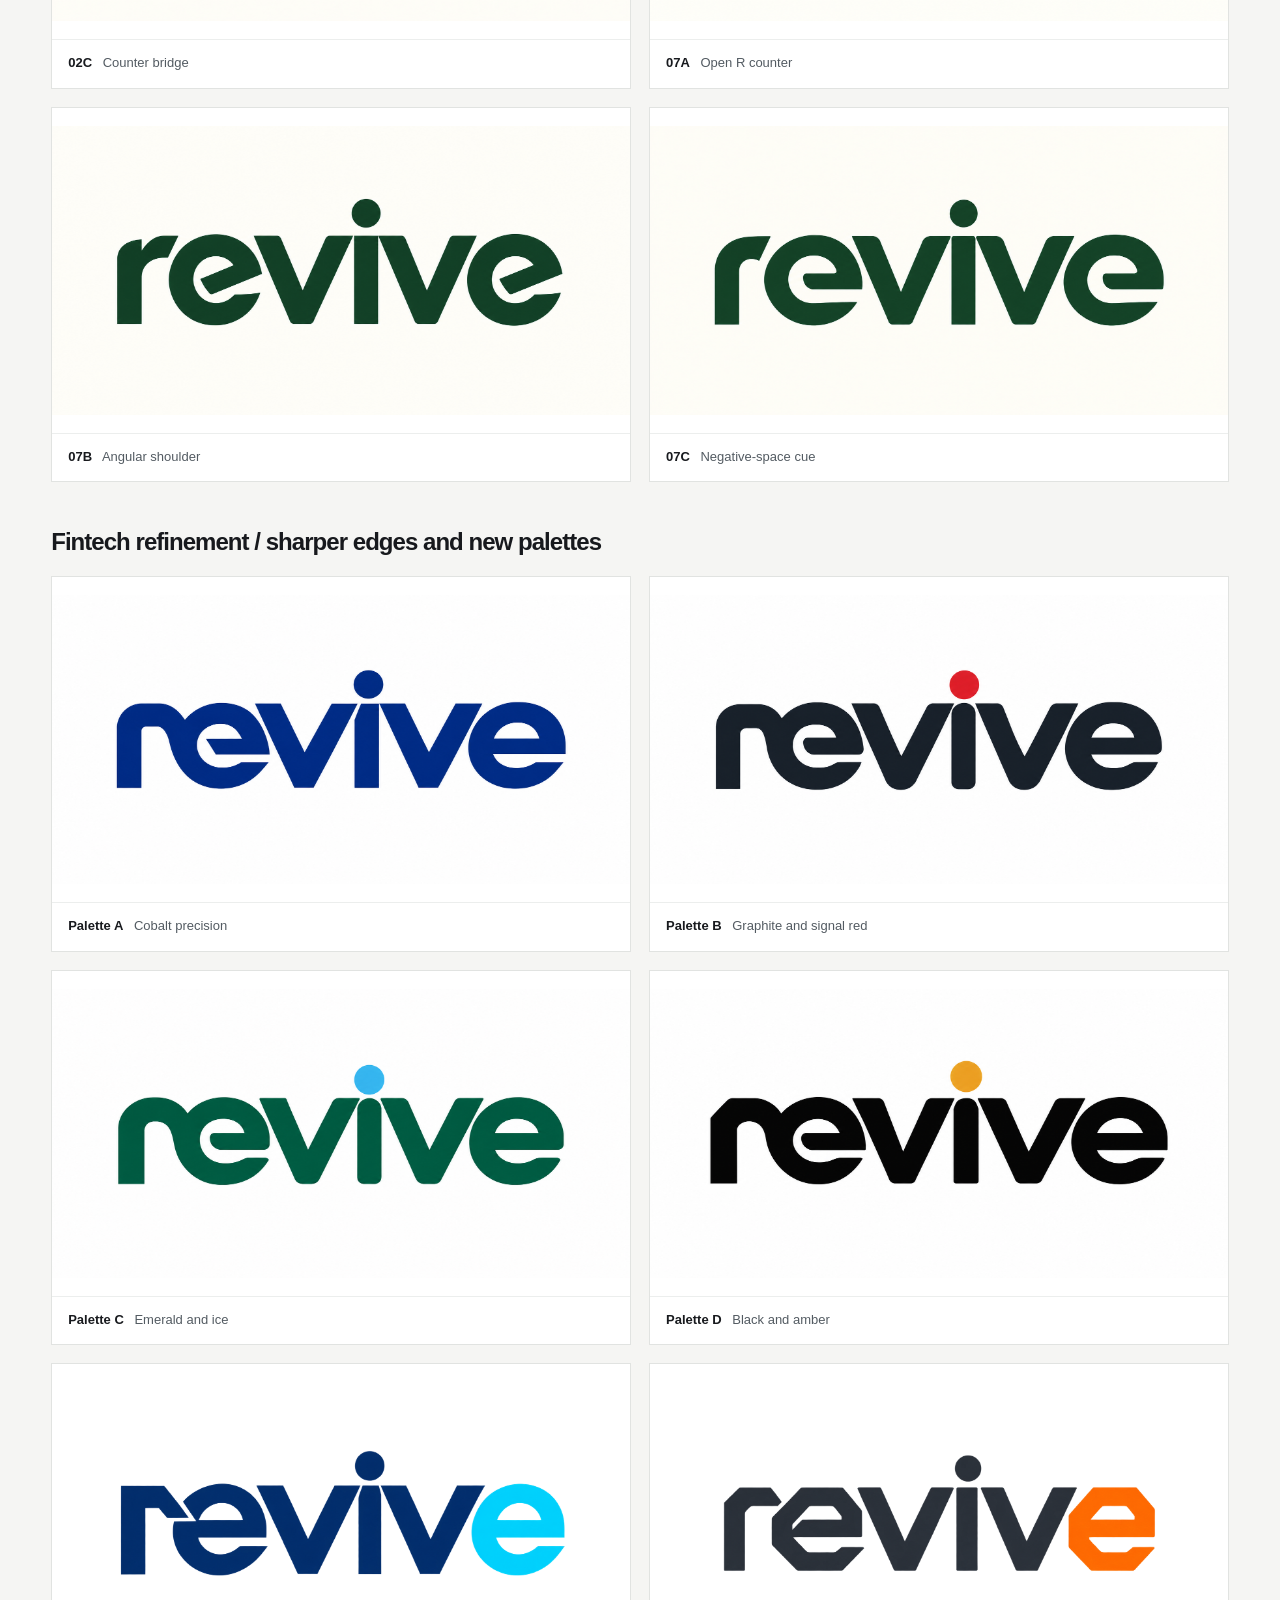
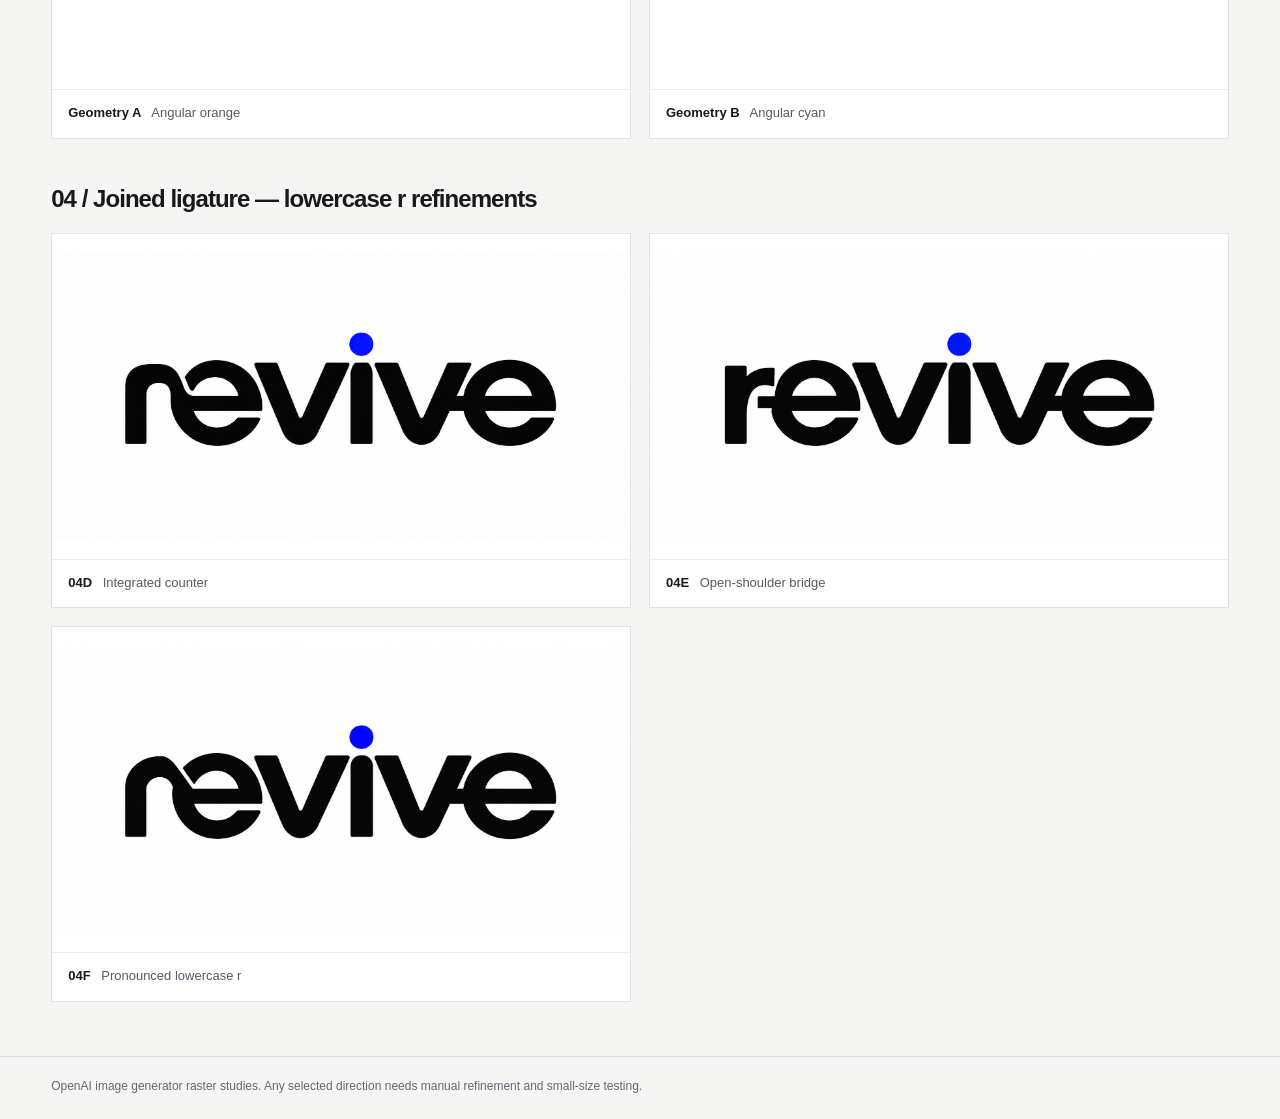
<file: fresh-directions/logo-reset/index.html>
<!doctype html>
<html lang="en">
<head>
  <meta charset="utf-8">
  <meta name="viewport" content="width=device-width,initial-scale=1">
  <meta name="robots" content="noindex,nofollow">
  <meta name="description" content="Twenty-five raster wordmark explorations for Revive, each integrating a custom r with the full name.">
  <title>Revive — integrated R studies</title>
  <style>
    *{box-sizing:border-box}body{margin:0;background:#f5f5f3;color:#17191d;font:16px/1.5 Inter,Arial,sans-serif}header,main,footer{max-width:1600px;margin:auto;padding:24px clamp(18px,4vw,64px)}header{padding-top:38px}.back{display:inline-block;margin-bottom:30px;color:inherit;text-decoration:none;border-bottom:1px solid #bbb;padding-bottom:4px}.eyebrow{font:700 11px/1.4 Arial,sans-serif;letter-spacing:.16em;text-transform:uppercase;color:#656d74}h1{font-size:clamp(42px,7vw,84px);line-height:.95;letter-spacing:-.07em;margin:10px 0 20px}header p{max-width:720px;color:#505961;font-size:18px}.grid{display:grid;grid-template-columns:repeat(2,minmax(0,1fr));gap:18px}h2{margin:42px 0 16px;font-size:24px;letter-spacing:-.04em}.card{margin:0;background:#fff;border:1px solid #e1e3e1}.card img{display:block;width:100%;height:auto;aspect-ratio:16/9;object-fit:contain;background:#fff}.card figcaption{padding:13px 16px 15px;border-top:1px solid #eceeed;font-size:13px;color:#535b62}.card strong{color:#181a1e;margin-right:7px}footer{margin-top:30px;border-top:1px solid #ddd;padding-top:20px;color:#626a71;font-size:12px}@media(max-width:760px){.grid{grid-template-columns:1fr}}
  </style>
</head>
<body>
  <header>
    <a class="back" href="../neovim-themes/">← Earlier explorations</a>
    <div class="eyebrow">Revive / logo studies</div>
    <h1>One word.<br>A more integrated R.</h1>
    <p>Twenty-five raster explorations of “revive” as a complete wordmark. Each gives the custom lowercase r a relationship with the letters that follow through shared strokes, joins, counters or repeated geometry. These are visual directions for selection, not production-ready logo files.</p>
  </header>
  <main>
    <section class="grid" aria-label="Ten integrated R wordmark studies">
      <figure class="card"><img src="01-shared-stroke.png" alt="Revive wordmark with an R stroke extending into the first e"><figcaption><strong>01</strong> Shared stroke</figcaption></figure>
      <figure class="card"><img src="02-interlocked-bowl.png" alt="Revive wordmark with interlocking R and e forms"><figcaption><strong>02</strong> Interlocked bowl</figcaption></figure>
      <figure class="card"><img src="03-continuous-cut.png" alt="Revive wordmark with a repeated cut motif across the letters"><figcaption><strong>03</strong> Continuous cut</figcaption></figure>
      <figure class="card"><img src="04-joined-ligature.png" alt="Revive wordmark with a joined R and e ligature"><figcaption><strong>04</strong> Joined ligature</figcaption></figure>
      <figure class="card"><img src="05-shared-baseline.png" alt="Revive wordmark with the R leg continuing as a shared baseline"><figcaption><strong>05</strong> Shared baseline</figcaption></figure>
      <figure class="card"><img src="06-continuous-ribbon.png" alt="Revive wordmark with a continuous ribbon connecting the letters"><figcaption><strong>06</strong> Continuous ribbon</figcaption></figure>
      <figure class="card"><img src="07-counter-motif.png" alt="Revive wordmark repeating the R counter shape in other letters"><figcaption><strong>07</strong> Counter motif</figcaption></figure>
      <figure class="card"><img src="08-shared-spine.png" alt="Revive wordmark with the R counter motif echoed across the word"><figcaption><strong>08</strong> Shared spine</figcaption></figure>
      <figure class="card"><img src="09-geometric-ligature.png" alt="Revive wordmark with a geometric ligature joining the R and e"><figcaption><strong>09</strong> Geometric ligature</figcaption></figure>
      <figure class="card"><img src="10-monolithic-flow.png" alt="Revive wordmark with custom connected R and e geometry"><figcaption><strong>10</strong> Monolithic flow</figcaption></figure>
    </section>

    <h2>Refinements to 02 / Interlocked bowl and 07 / Counter motif</h2>
    <section class="grid" aria-label="Six refined R wordmark studies">
      <figure class="card"><img src="11-02a-clear-shoulder.png" alt="Interlocked wordmark refinement with an open, recognizable r shoulder"><figcaption><strong>02A</strong> Clear shoulder</figcaption></figure>
      <figure class="card"><img src="12-02b-leg-into-e.png" alt="Interlocked R and e wordmark with a clearer lowercase r"><figcaption><strong>02B</strong> Leg into e</figcaption></figure>
      <figure class="card"><img src="13-02c-counter-bridge.png" alt="Interlocked wordmark with a distinct r and echoed counter bridge"><figcaption><strong>02C</strong> Counter bridge</figcaption></figure>
      <figure class="card"><img src="14-07a-open-counter.png" alt="Counter motif refinement with a clearer lowercase r"><figcaption><strong>07A</strong> Open R counter</figcaption></figure>
      <figure class="card"><img src="15-07b-angular-shoulder.png" alt="Counter motif wordmark with an angular recognizable r shoulder"><figcaption><strong>07B</strong> Angular shoulder</figcaption></figure>
      <figure class="card"><img src="16-07c-negative-space.png" alt="Counter motif with a defined R shape and repeated letter cuts"><figcaption><strong>07C</strong> Negative-space cue</figcaption></figure>
    </section>

    <h2>Fintech refinement / sharper edges and new palettes</h2>
    <section class="grid" aria-label="Six sharper fintech wordmark variations">
      <figure class="card"><img src="17-cobalt-precision.png" alt="Cobalt Revive wordmark with integrated R and sharper geometry"><figcaption><strong>Palette A</strong> Cobalt precision</figcaption></figure>
      <figure class="card"><img src="18-graphite-signal-red.png" alt="Graphite Revive wordmark with a red accent and integrated R"><figcaption><strong>Palette B</strong> Graphite and signal red</figcaption></figure>
      <figure class="card"><img src="19-emerald-ice.png" alt="Emerald Revive wordmark with an ice-blue accent"><figcaption><strong>Palette C</strong> Emerald and ice</figcaption></figure>
      <figure class="card"><img src="20-black-amber.png" alt="Black Revive wordmark with an amber accent"><figcaption><strong>Palette D</strong> Black and amber</figcaption></figure>
      <figure class="card"><img src="21-angular-orange.png" alt="Angular charcoal and orange Revive wordmark"><figcaption><strong>Geometry A</strong> Angular orange</figcaption></figure>
      <figure class="card"><img src="22-angular-cyan.png" alt="Angular navy and cyan Revive wordmark"><figcaption><strong>Geometry B</strong> Angular cyan</figcaption></figure>
    </section>

    <h2>04 / Joined ligature — lowercase r refinements</h2>
    <section class="grid" aria-label="Two lowercase r and e ligature refinements">
      <figure class="card"><img src="23-lowercase-r-integrated.png" alt="Lowercase revive wordmark with an integrated r and e counter"><figcaption><strong>04D</strong> Integrated counter</figcaption></figure>
      <figure class="card"><img src="24-lowercase-r-bridge.png" alt="Lowercase revive wordmark with a recognizable r joined to e by a short bridge"><figcaption><strong>04E</strong> Open-shoulder bridge</figcaption></figure>
      <figure class="card"><img src="25-pronounced-lowercase-r.png" alt="Lowercase revive wordmark with a more pronounced r shoulder joined to the e"><figcaption><strong>04F</strong> Pronounced lowercase r</figcaption></figure>
    </section>
  </main>
  <footer>OpenAI image generator raster studies. Any selected direction needs manual refinement and small-size testing.</footer>
</body>
</html>
</file>
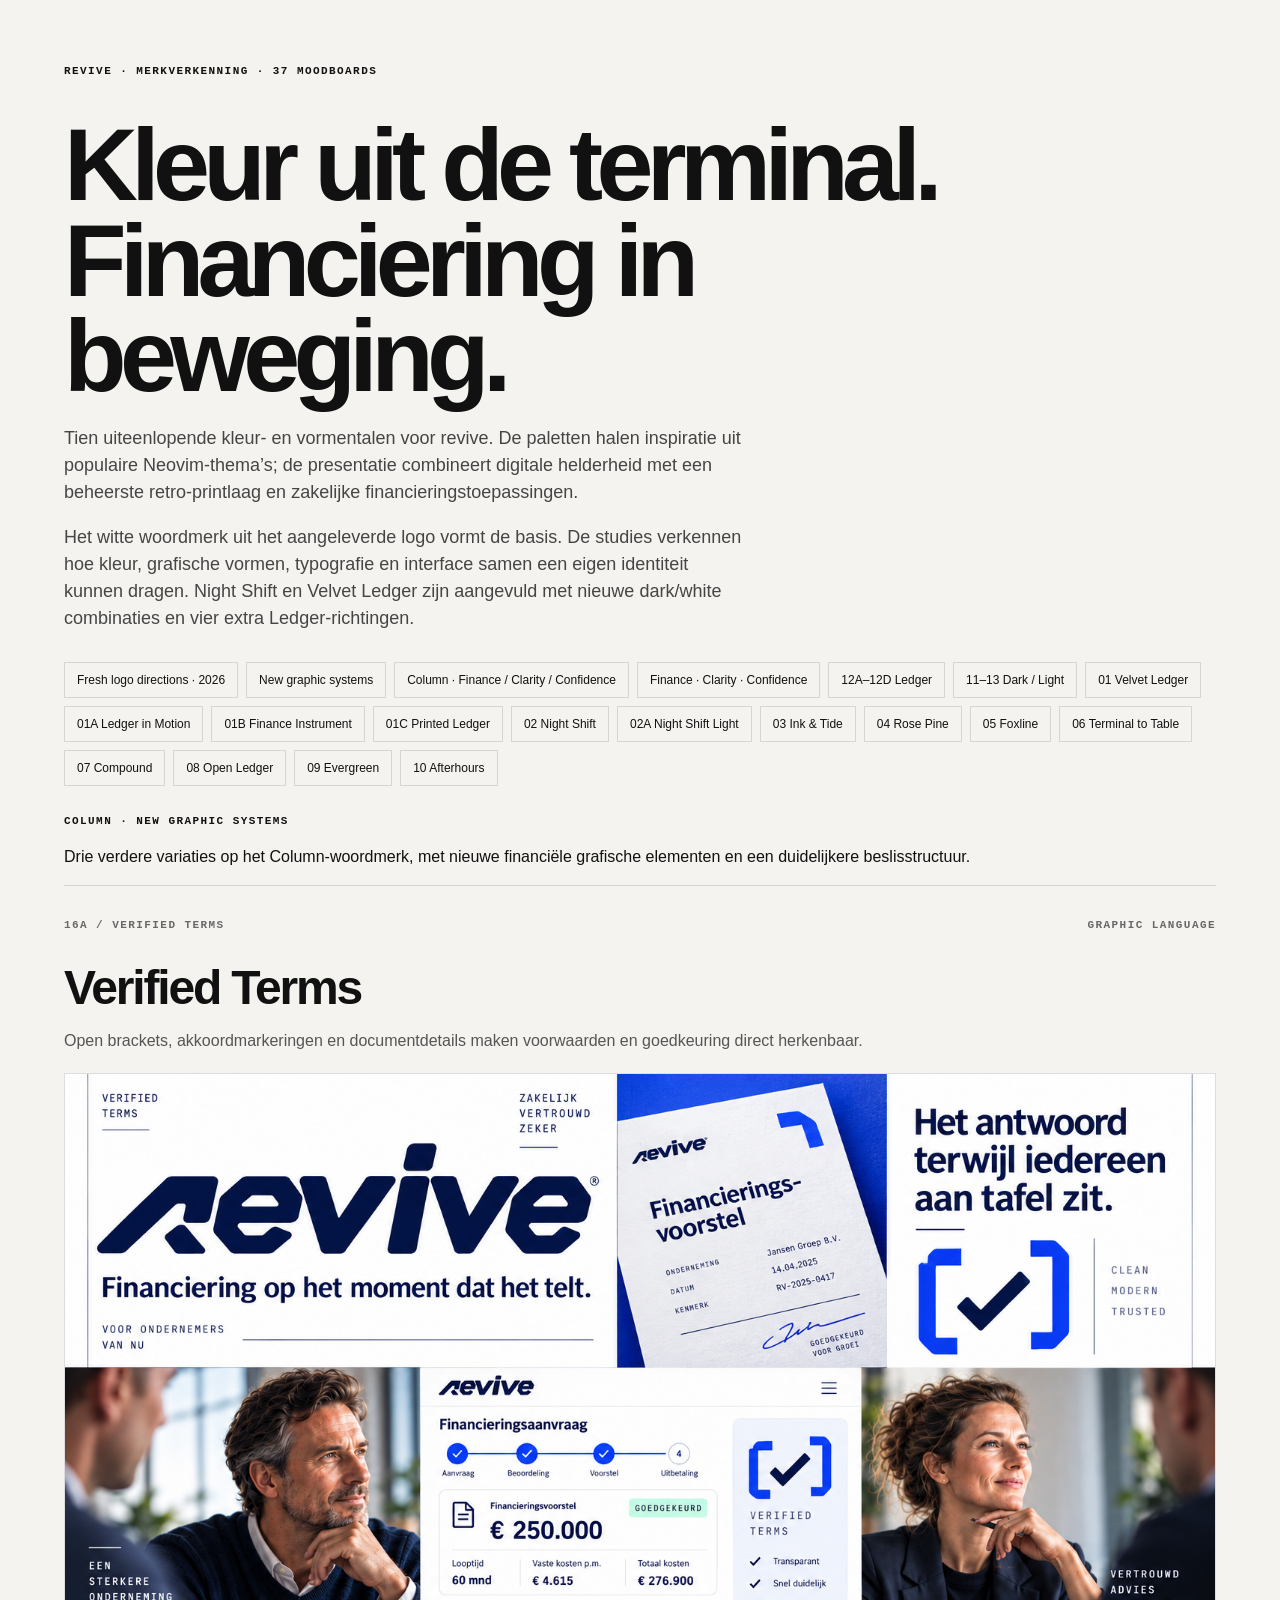
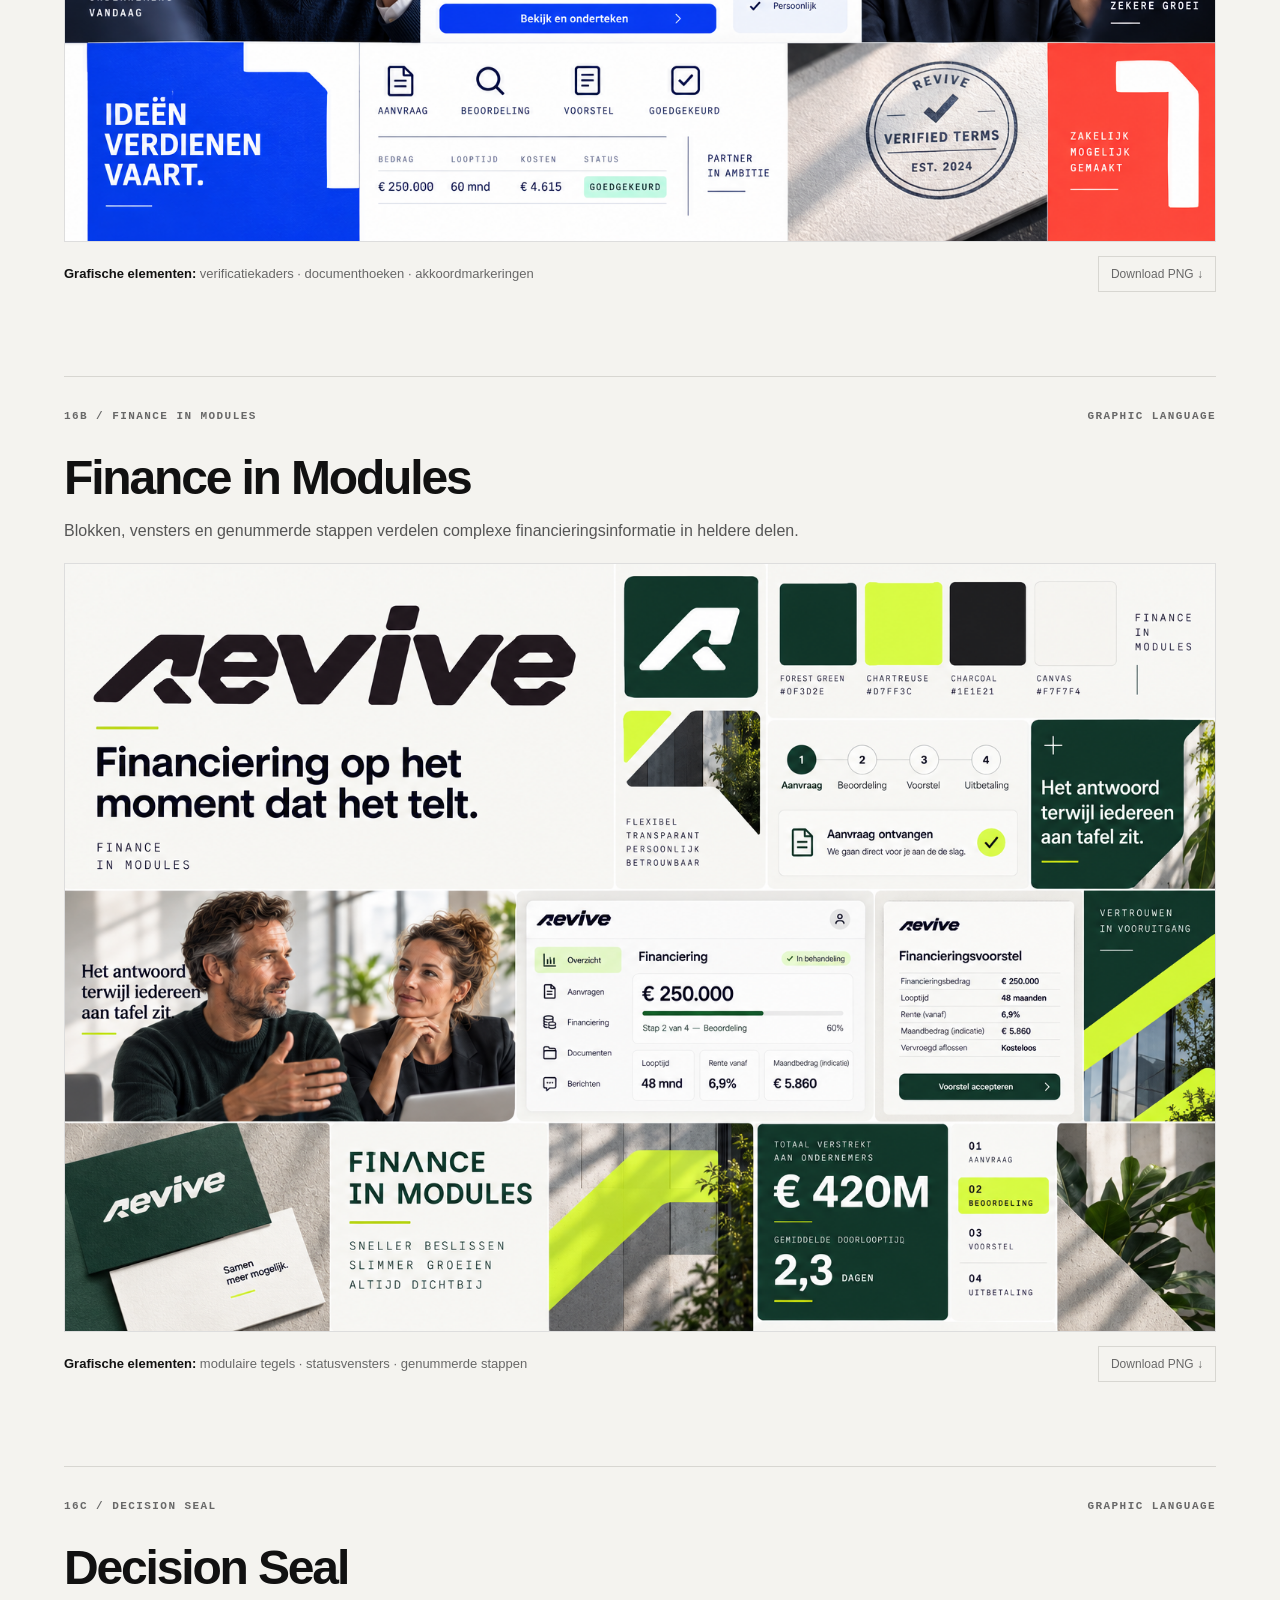
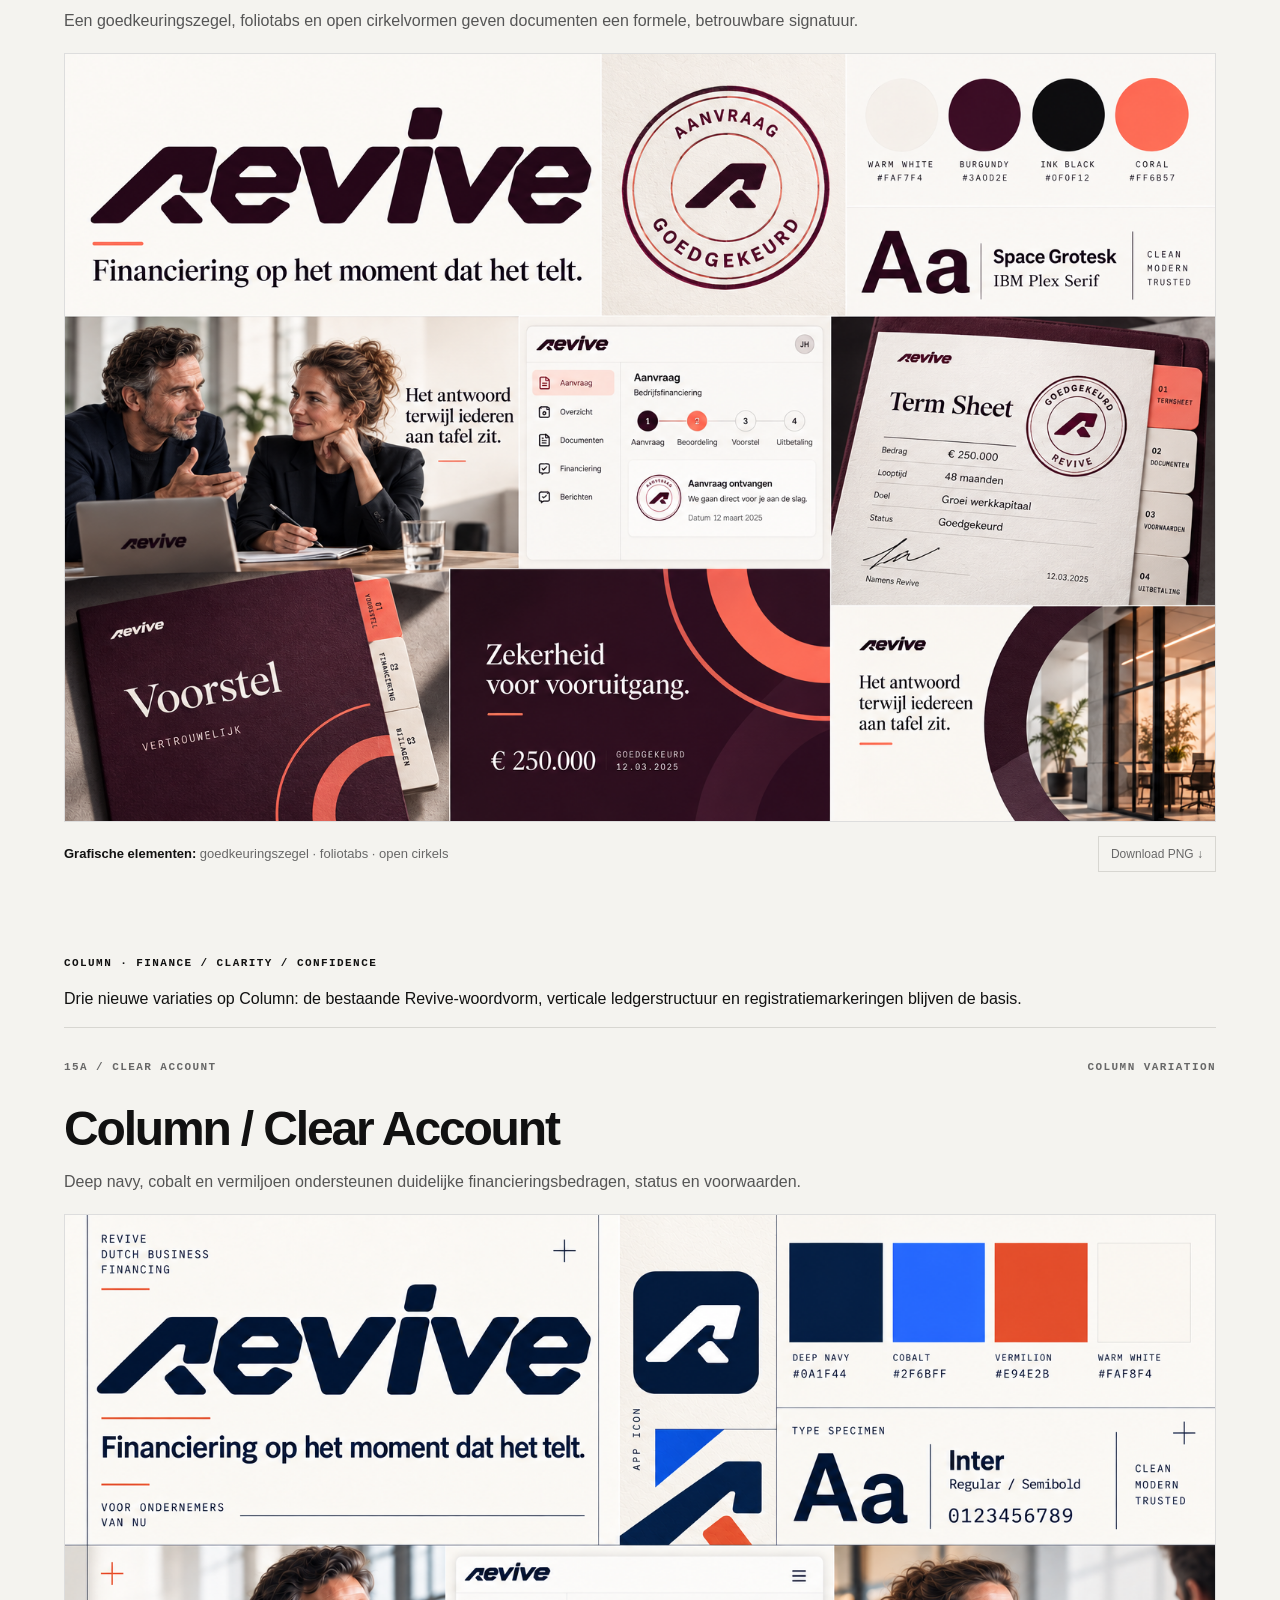
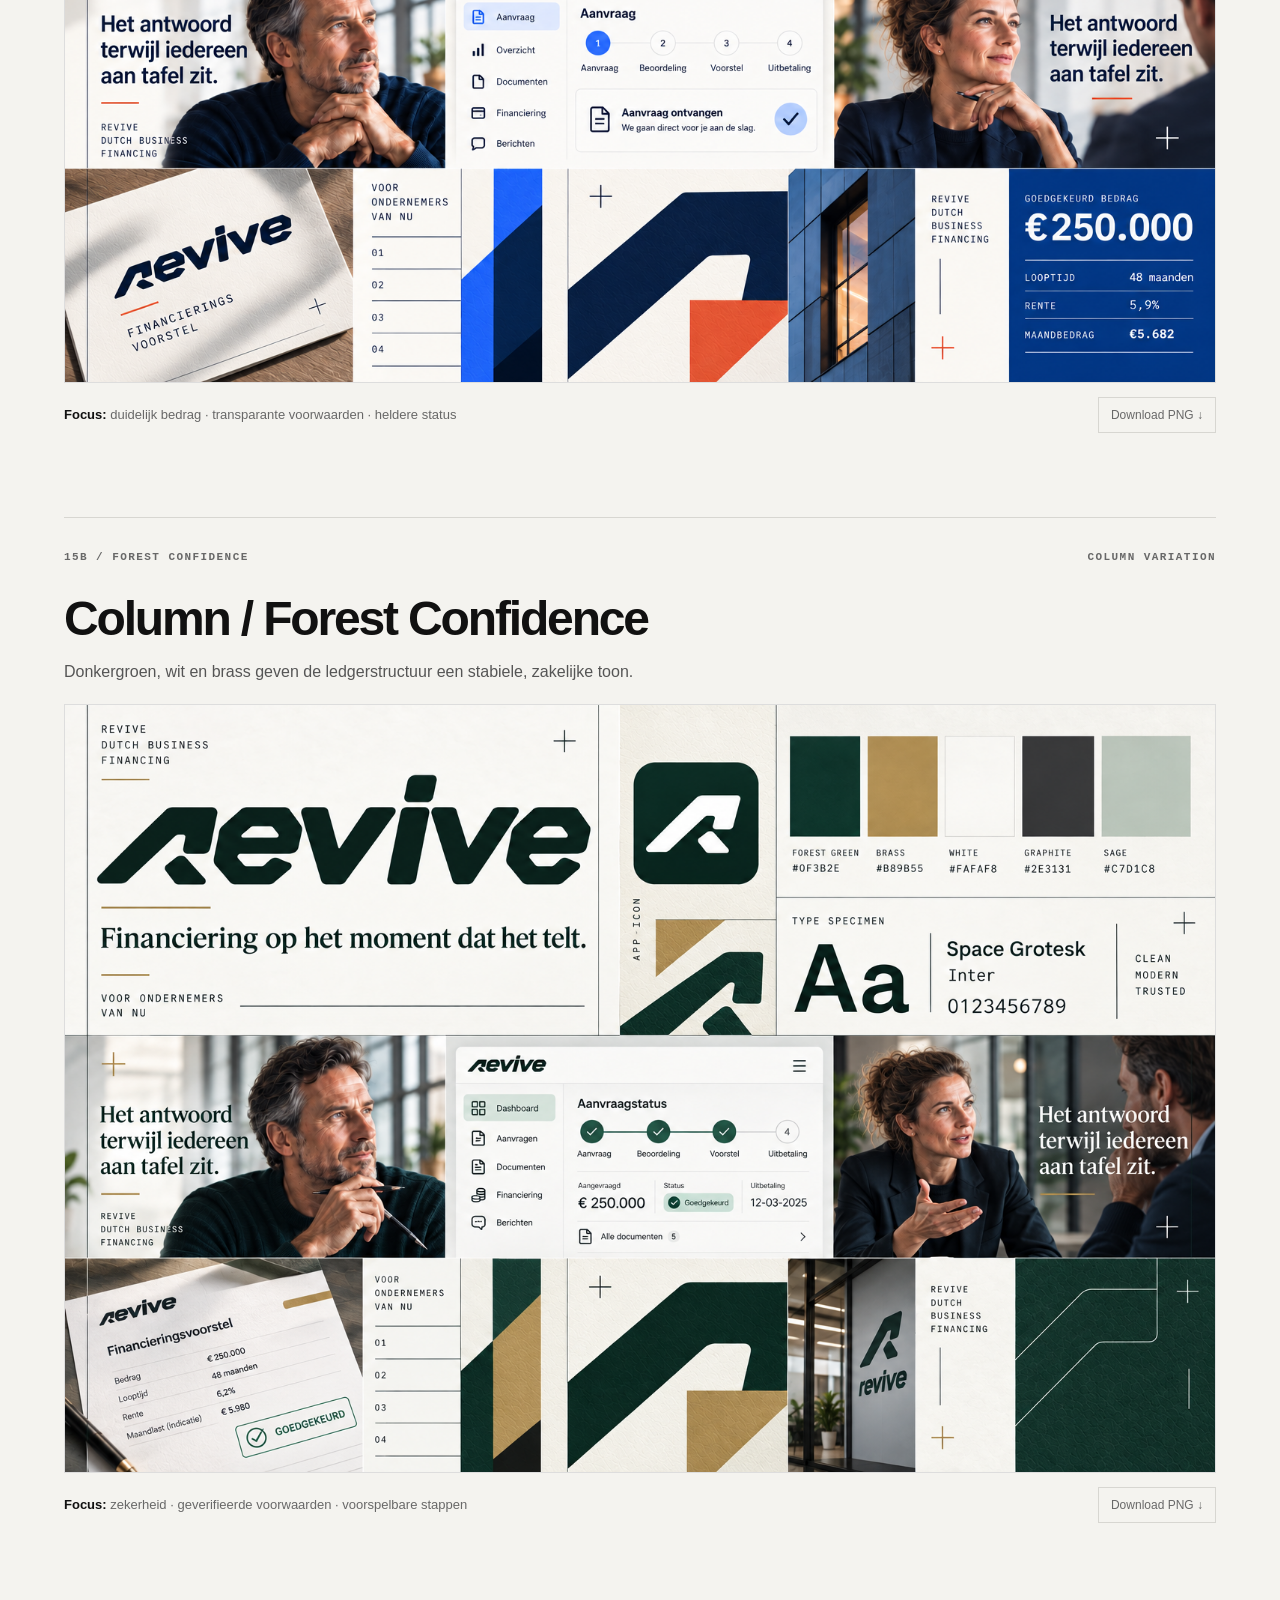
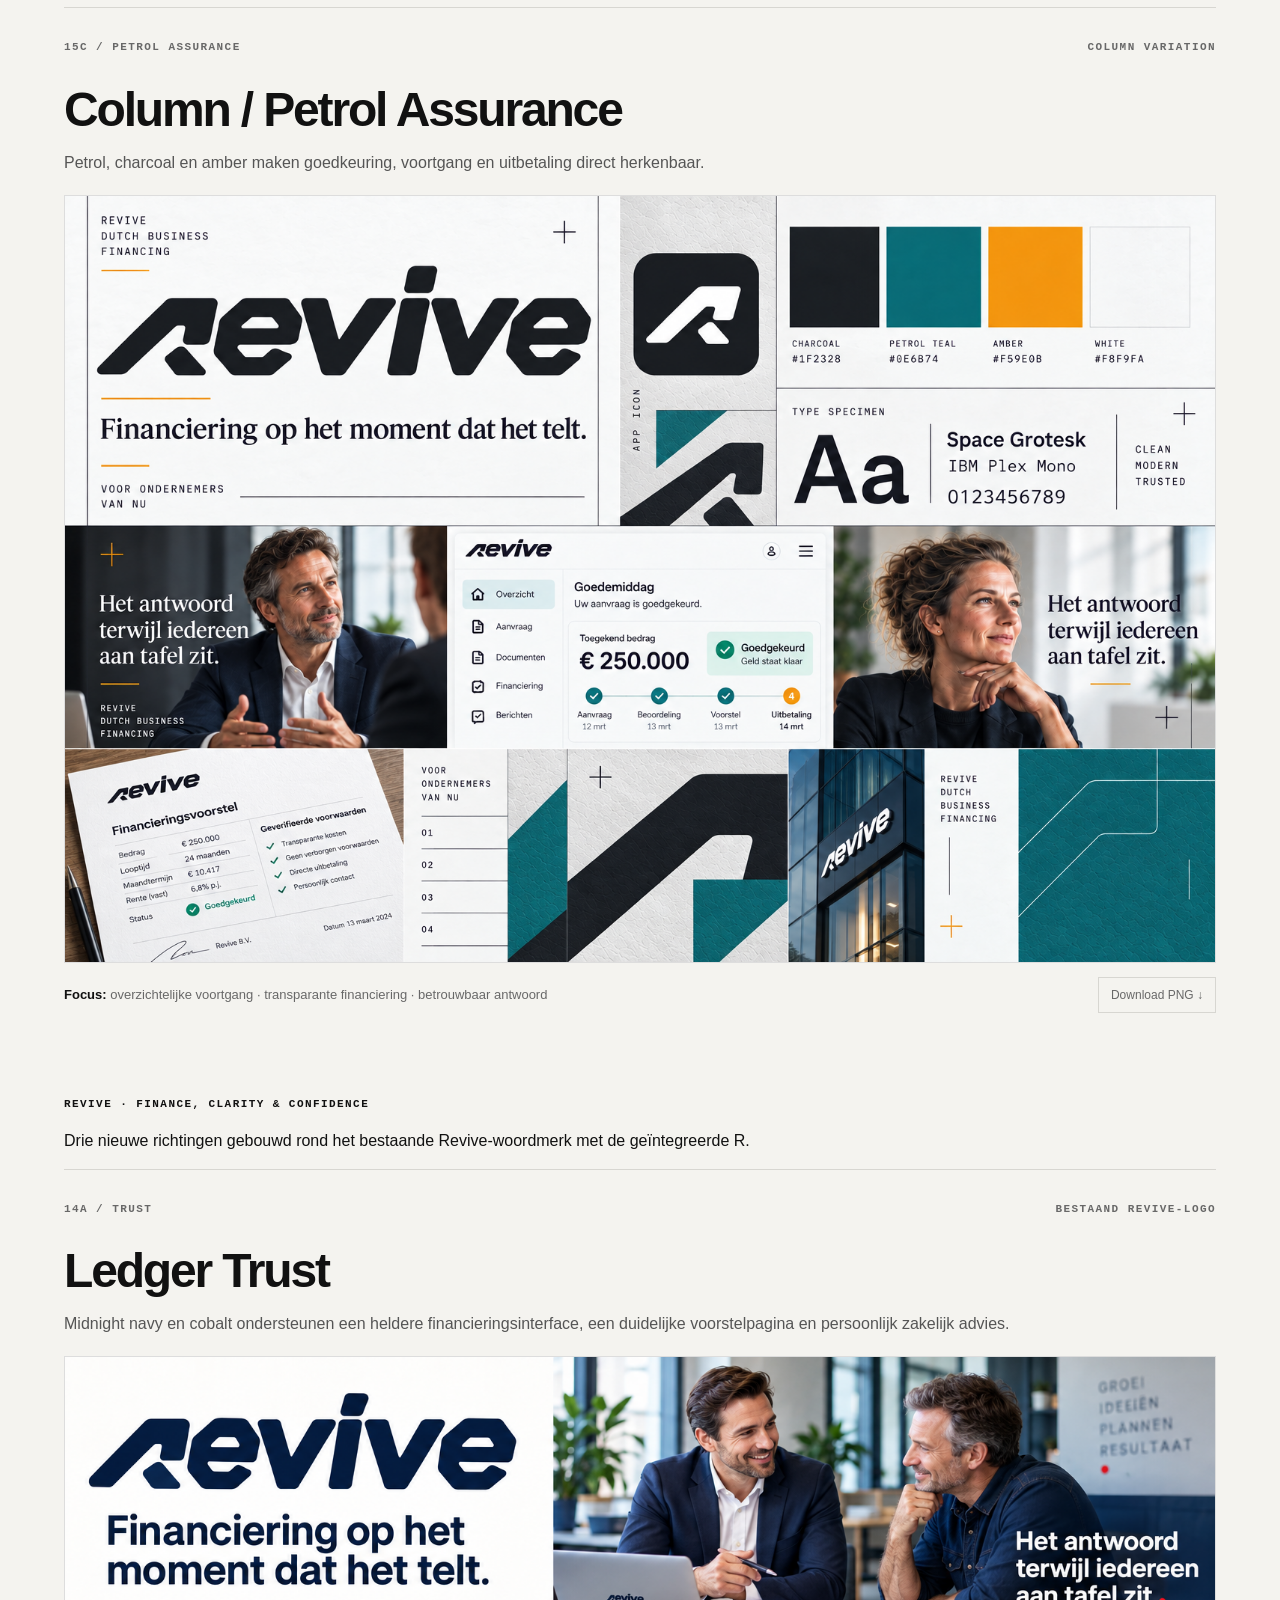
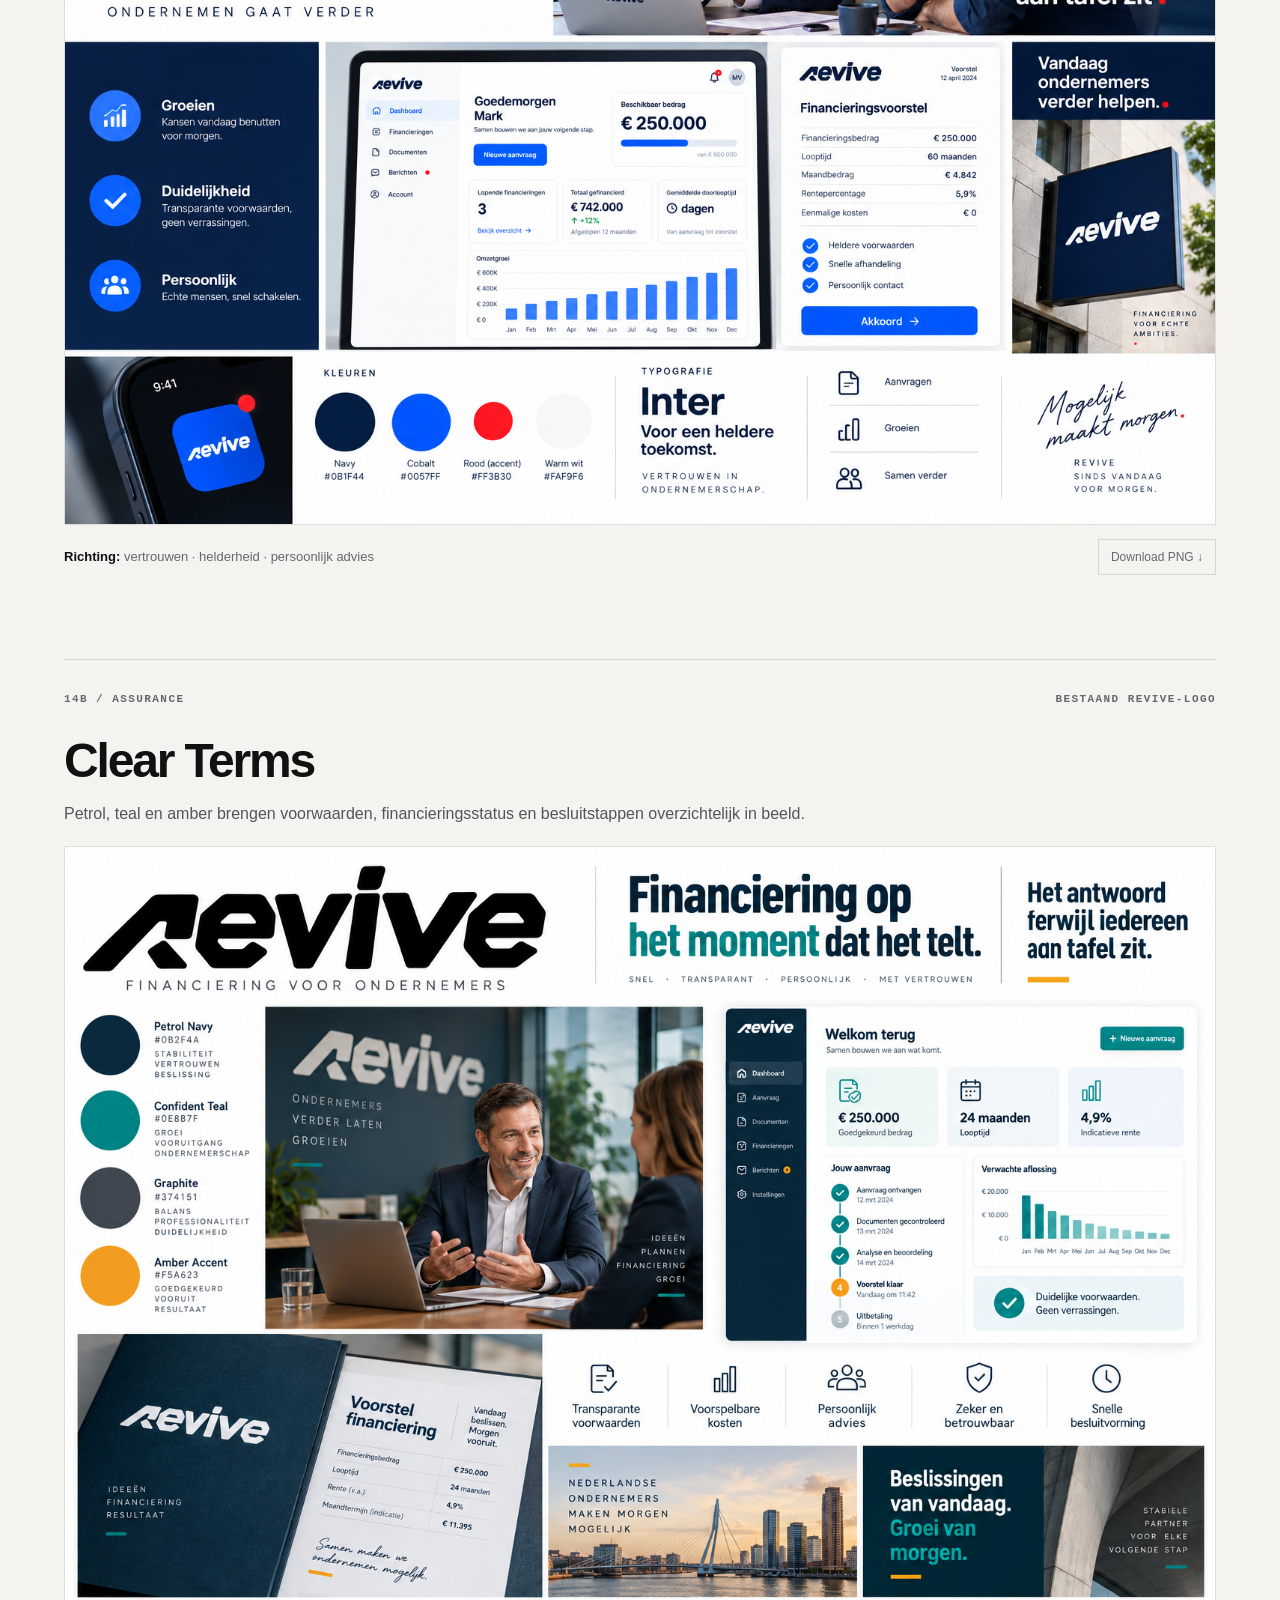
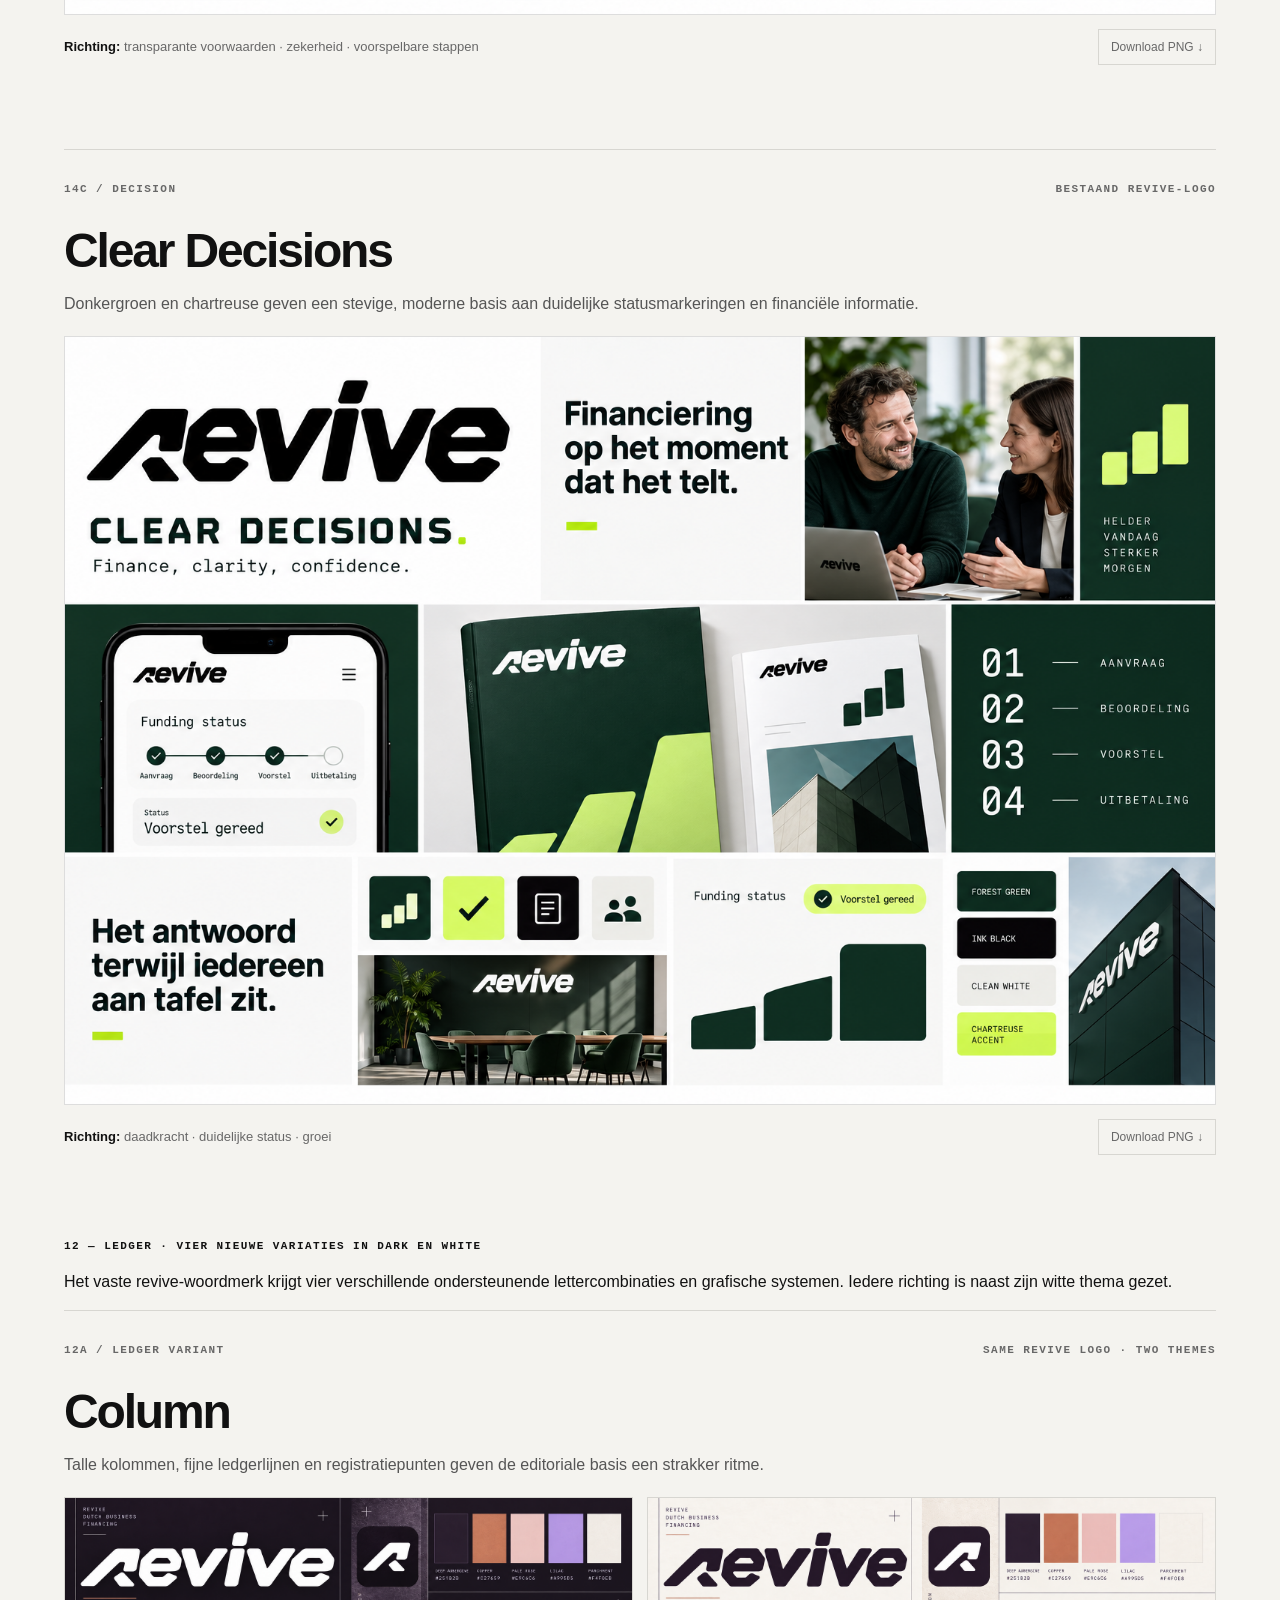
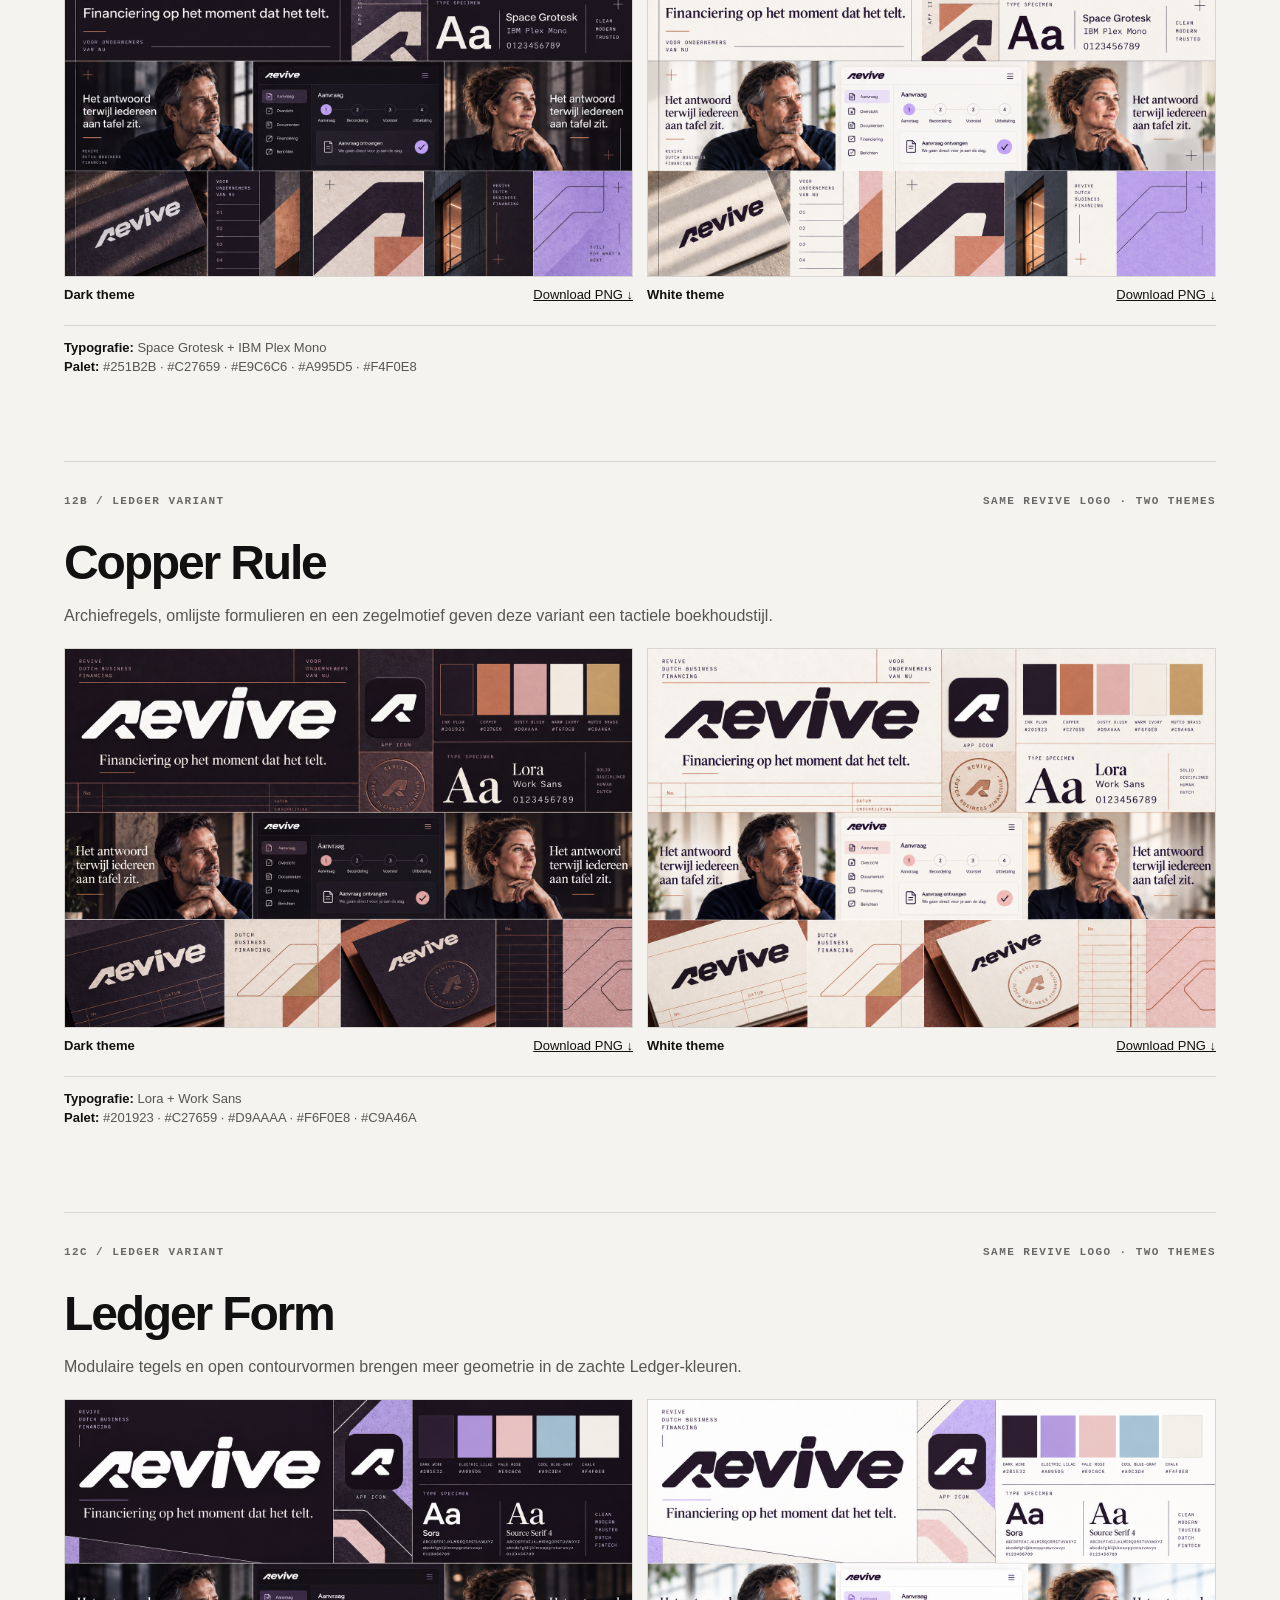
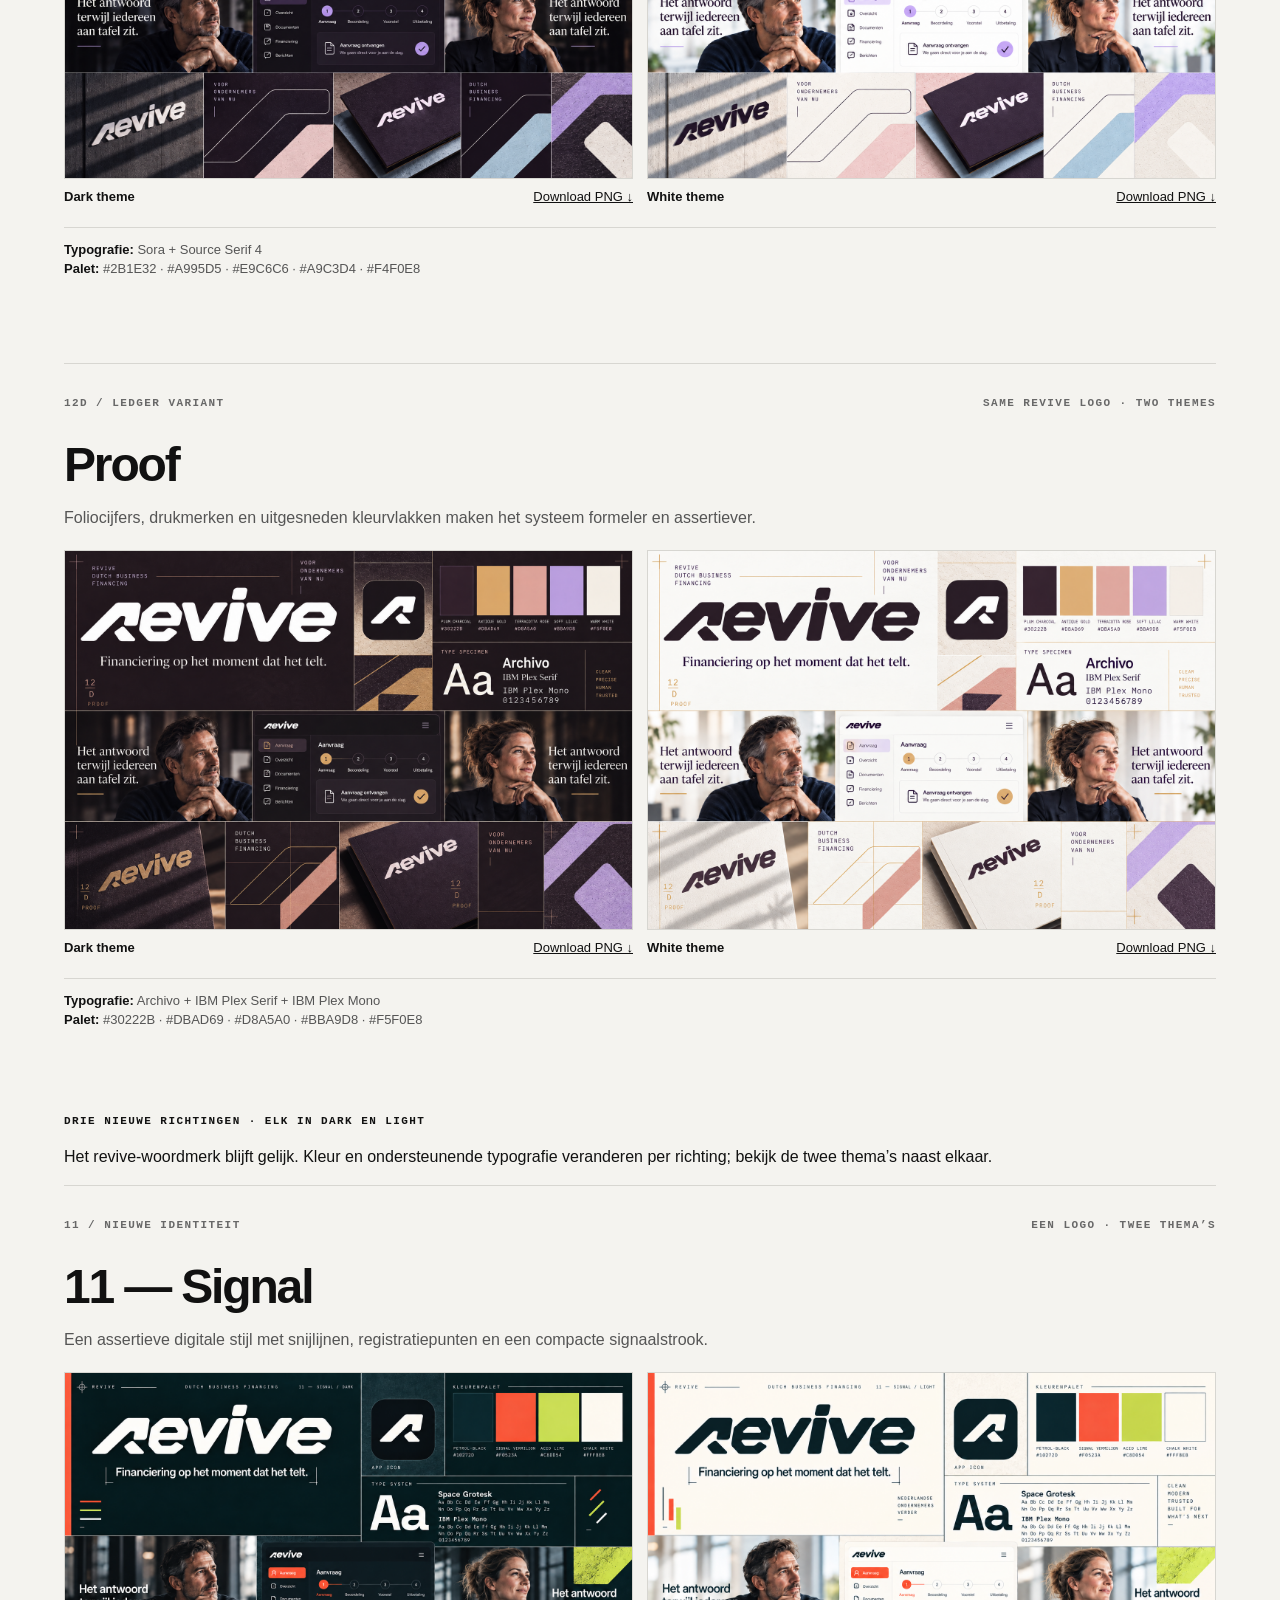
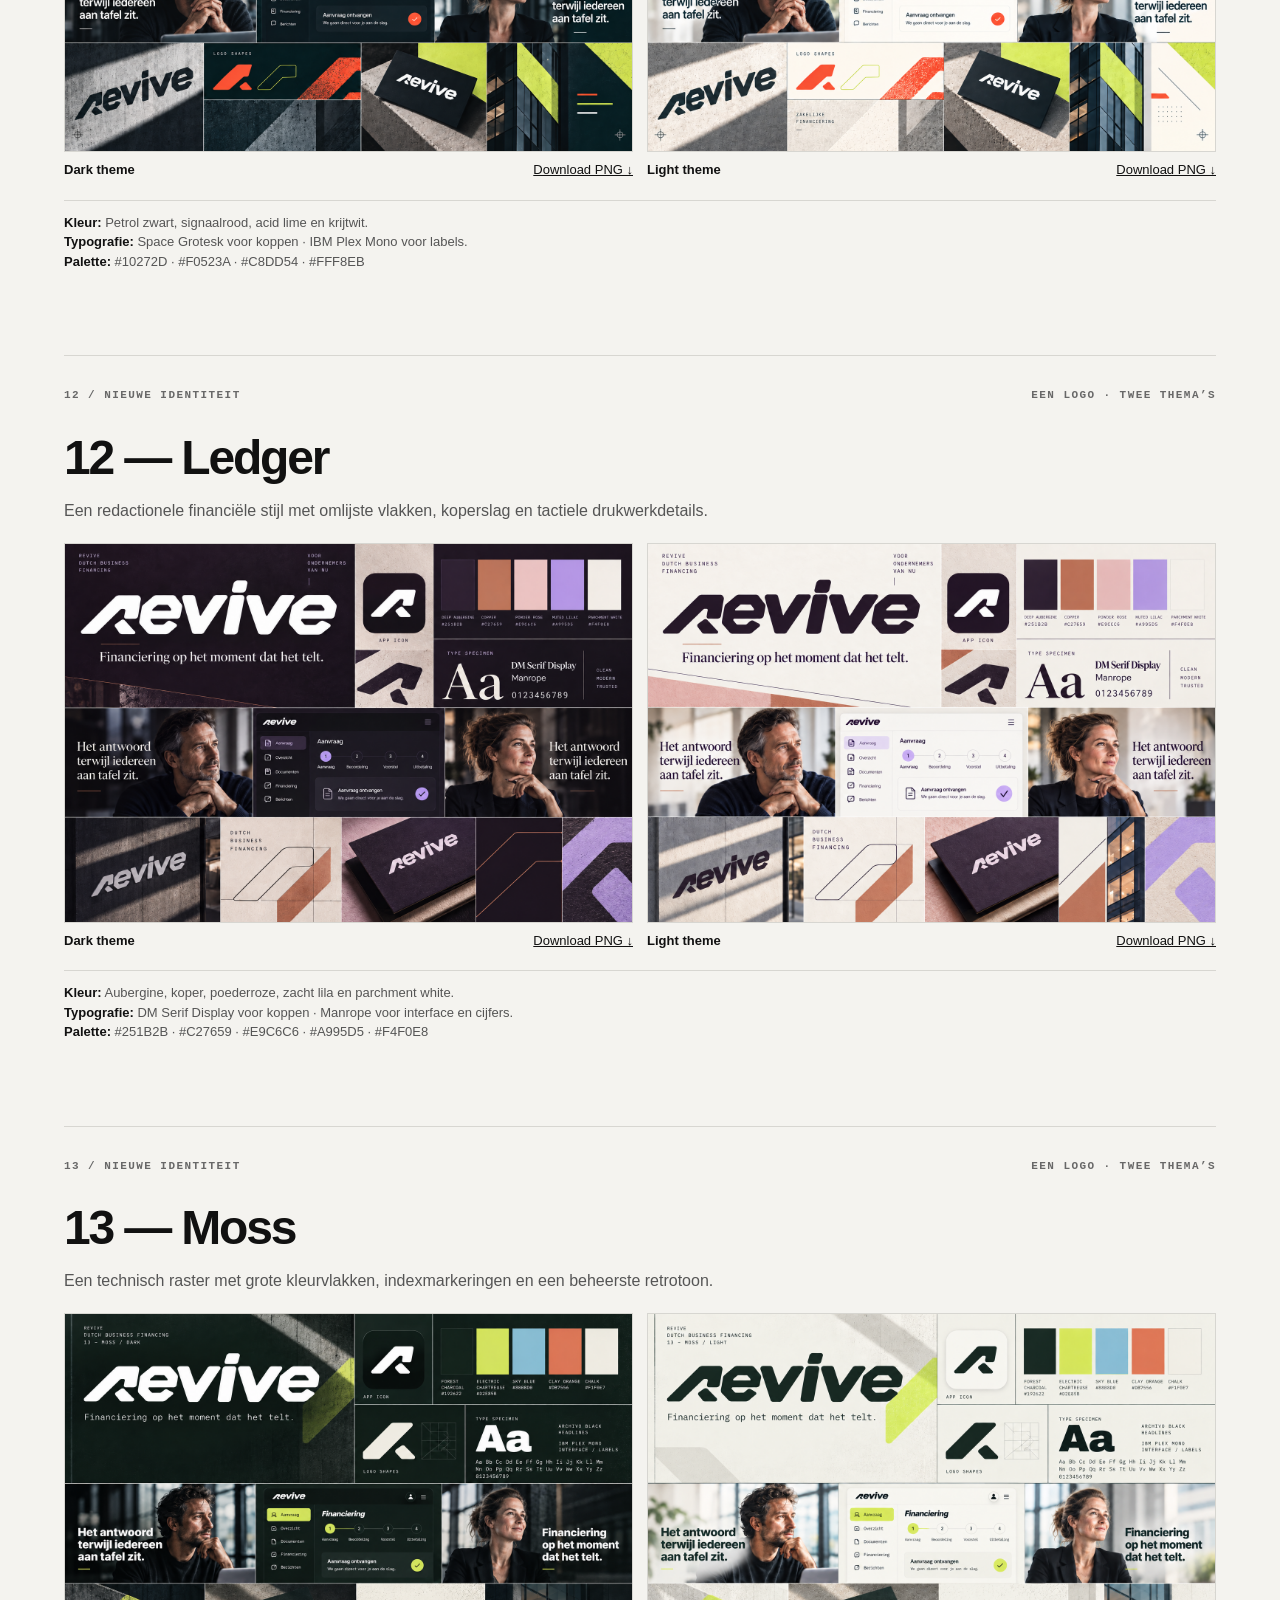
<file: fresh-directions/neovim-themes/index.html>
<!doctype html><html lang="nl"><head><meta charset="utf-8"><meta name="viewport" content="width=device-width,initial-scale=1"><meta name="robots" content="noindex,nofollow"><meta name="description" content="Tien Revive moodboards met paletinspiratie uit populaire Neovim-thema’s, fintech en retro digitale vormtaal."><title>revive — Neovim kleurstudies</title><style>
:root{--ink:#111;--paper:#f4f3ef;--line:#d7d6d1;--muted:#686868}*{box-sizing:border-box}body{margin:0;background:var(--paper);color:var(--ink);font:16px/1.5 Inter,Arial,sans-serif}header,main,footer{max-width:1440px;margin:auto;padding:clamp(24px,5vw,72px)}header{padding-bottom:28px}.eyebrow,.meta{font:600 11px/1.4 ui-monospace,SFMono-Regular,monospace;letter-spacing:.13em;text-transform:uppercase}h1{font-size:clamp(44px,8vw,104px);line-height:.93;letter-spacing:-.065em;max-width:900px;margin:38px 0 22px}header p{max-width:680px;color:#454545;font-size:18px}nav{display:flex;flex-wrap:wrap;gap:8px;margin-top:30px}nav a,.palette a{border:1px solid var(--line);padding:8px 12px;color:inherit;text-decoration:none;font-size:12px}main{padding-top:0}.board{border-top:1px solid var(--line);padding:32px 0 52px;margin:0 0 32px}.meta{display:flex;justify-content:space-between;color:var(--muted);gap:12px}h2{font-size:clamp(30px,4vw,48px);letter-spacing:-.045em;margin:18px 0 0}.board p{margin:5px 0 20px;color:#555}.board img{display:block;width:100%;height:auto;border:1px solid #ddd}.palette{display:flex;align-items:center;justify-content:space-between;gap:16px;margin-top:14px;font-size:13px;color:var(--muted)}.palette b{color:var(--ink)}footer{border-top:1px solid var(--line);font-size:13px;color:#555}footer a{color:inherit}@media(max-width:600px){.meta,.palette{align-items:flex-start;flex-direction:column}}

.pair-grid{display:grid;grid-template-columns:repeat(2,minmax(0,1fr));gap:14px;margin:20px 0}.pair-grid figure{margin:0;min-width:0}.pair-grid img{display:block;width:100%;height:auto;border:1px solid var(--line)}.pair-grid figcaption{display:flex;justify-content:space-between;gap:12px;margin:8px 0 0;font-size:13px}.pair-grid figcaption a{color:inherit}.pair-note{border-top:1px solid var(--line);padding-top:12px;font-size:13px;color:#555}.pair-note strong{color:var(--ink)}@media(max-width:700px){.pair-grid{grid-template-columns:1fr}}
</style></head><body><header><div class="eyebrow">revive · merkverkenning · 37 moodboards</div><h1>Kleur uit de terminal.<br>Financiering in beweging.</h1><p>Tien uiteenlopende kleur- en vormentalen voor revive. De paletten halen inspiratie uit populaire Neovim-thema’s; de presentatie combineert digitale helderheid met een beheerste retro-printlaag en zakelijke financieringstoepassingen.</p><p>Het witte woordmerk uit het aangeleverde logo vormt de basis. De studies verkennen hoe kleur, grafische vormen, typografie en interface samen een eigen identiteit kunnen dragen. Night Shift en Velvet Ledger zijn aangevuld met nieuwe dark/white combinaties en vier extra Ledger-richtingen.</p><nav aria-label="Moodboards"><a href="../logo-reset/">Fresh logo directions · 2026</a><a href="#column-graphics">New graphic systems</a><a href="#column-finance">Column · Finance / Clarity / Confidence</a><a href="#finance-clarity">Finance · Clarity · Confidence</a><a href="#ledger-variations">12A–12D Ledger</a><a href="#paired-directions">11–13 Dark / Light</a><a href="#01">01 Velvet Ledger</a><a href="#01a">01A Ledger in Motion</a><a href="#01b">01B Finance Instrument</a><a href="#01c">01C Printed Ledger</a><a href="#02">02 Night Shift</a><a href="#02-light">02A Night Shift Light</a><a href="#03">03 Ink &amp; Tide</a><a href="#04">04 Rose Pine</a><a href="#05">05 Foxline</a><a href="#06">06 Terminal to Table</a><a href="#07">07 Compound</a><a href="#08">08 Open Ledger</a><a href="#09">09 Evergreen</a><a href="#10">10 Afterhours</a></nav></header><main><div id="column-graphics" class="eyebrow">Column · new graphic systems</div><p>Drie verdere variaties op het Column-woordmerk, met nieuwe financiële grafische elementen en een duidelijkere beslisstructuur.</p><article class="board" id="16a"><div class="meta"><span>16A / Verified Terms</span><span>Graphic language</span></div><h2>Verified Terms</h2><p>Open brackets, akkoordmarkeringen en documentdetails maken voorwaarden en goedkeuring direct herkenbaar.</p><a href="16a-verified-terms.png" target="_blank" rel="noopener" aria-label="Open Verified Terms"><img src="16a-verified-terms.png" width="1536" height="1024" loading="lazy" alt="Revive finance moodboard using verification brackets, check marks, document details and a navy-cobalt palette."></a><div class="palette"><span><b>Grafische elementen:</b> verificatiekaders · documenthoeken · akkoordmarkeringen</span><a href="16a-verified-terms.png" download>Download PNG ↓</a></div></article><article class="board" id="16b"><div class="meta"><span>16B / Finance in Modules</span><span>Graphic language</span></div><h2>Finance in Modules</h2><p>Blokken, vensters en genummerde stappen verdelen complexe financieringsinformatie in heldere delen.</p><a href="16b-finance-modules.png" target="_blank" rel="noopener" aria-label="Open Finance in Modules"><img src="16b-finance-modules.png" width="1536" height="1024" loading="lazy" alt="Revive finance moodboard using modular blocks, clear windows, numbered stages and a forest-green chartreuse palette."></a><div class="palette"><span><b>Grafische elementen:</b> modulaire tegels · statusvensters · genummerde stappen</span><a href="16b-finance-modules.png" download>Download PNG ↓</a></div></article><article class="board" id="16c"><div class="meta"><span>16C / Decision Seal</span><span>Graphic language</span></div><h2>Decision Seal</h2><p>Een goedkeuringszegel, foliotabs en open cirkelvormen geven documenten een formele, betrouwbare signatuur.</p><a href="16c-decision-seal.png" target="_blank" rel="noopener" aria-label="Open Decision Seal"><img src="16c-decision-seal.png" width="1536" height="1024" loading="lazy" alt="Revive finance moodboard using approval seals, folio tabs, open circles and a burgundy, white and coral palette."></a><div class="palette"><span><b>Grafische elementen:</b> goedkeuringszegel · foliotabs · open cirkels</span><a href="16c-decision-seal.png" download>Download PNG ↓</a></div></article><div id="column-finance" class="eyebrow">Column · finance / clarity / confidence</div><p>Drie nieuwe variaties op Column: de bestaande Revive-woordvorm, verticale ledgerstructuur en registratiemarkeringen blijven de basis.</p><article class="board" id="15a"><div class="meta"><span>15A / Clear Account</span><span>Column variation</span></div><h2>Column / Clear Account</h2><p>Deep navy, cobalt en vermiljoen ondersteunen duidelijke financieringsbedragen, status en voorwaarden.</p><a href="15a-column-clear-account.png" target="_blank" rel="noopener" aria-label="Open Column Clear Account"><img src="15a-column-clear-account.png" width="1536" height="1024" loading="lazy" alt="Revive Column moodboard in navy, cobalt and vermilion, focused on clear finance information and approval status."></a><div class="palette"><span><b>Focus:</b> duidelijk bedrag · transparante voorwaarden · heldere status</span><a href="15a-column-clear-account.png" download>Download PNG ↓</a></div></article><article class="board" id="15b"><div class="meta"><span>15B / Forest Confidence</span><span>Column variation</span></div><h2>Column / Forest Confidence</h2><p>Donkergroen, wit en brass geven de ledgerstructuur een stabiele, zakelijke toon.</p><a href="15b-column-forest-confidence.png" target="_blank" rel="noopener" aria-label="Open Column Forest Confidence"><img src="15b-column-forest-confidence.png" width="1536" height="1024" loading="lazy" alt="Revive Column moodboard in forest green, brass and white, focused on trusted finance and verified terms."></a><div class="palette"><span><b>Focus:</b> zekerheid · geverifieerde voorwaarden · voorspelbare stappen</span><a href="15b-column-forest-confidence.png" download>Download PNG ↓</a></div></article><article class="board" id="15c"><div class="meta"><span>15C / Petrol Assurance</span><span>Column variation</span></div><h2>Column / Petrol Assurance</h2><p>Petrol, charcoal en amber maken goedkeuring, voortgang en uitbetaling direct herkenbaar.</p><a href="15c-column-petrol-assurance.png" target="_blank" rel="noopener" aria-label="Open Column Petrol Assurance"><img src="15c-column-petrol-assurance.png" width="1536" height="1024" loading="lazy" alt="Revive Column moodboard in petrol, charcoal and amber, showing transparent application and approval status."></a><div class="palette"><span><b>Focus:</b> overzichtelijke voortgang · transparante financiering · betrouwbaar antwoord</span><a href="15c-column-petrol-assurance.png" download>Download PNG ↓</a></div></article><div id="finance-clarity" class="eyebrow">Revive · finance, clarity &amp; confidence</div><p>Drie nieuwe richtingen gebouwd rond het bestaande Revive-woordmerk met de geïntegreerde R.</p><article class="board" id="14a"><div class="meta"><span>14A / Trust</span><span>Bestaand Revive-logo</span></div><h2>Ledger Trust</h2><p>Midnight navy en cobalt ondersteunen een heldere financieringsinterface, een duidelijke voorstelpagina en persoonlijk zakelijk advies.</p><a href="14a-ledger-trust.png" target="_blank" rel="noopener" aria-label="Open Ledger Trust"><img src="14a-ledger-trust.png" width="1536" height="1024" loading="lazy" alt="Revive moodboard Ledger Trust met het bestaande geïntegreerde R-logo, navy en cobalt, en heldere financiële toepassingen."></a><div class="palette"><span><b>Richting:</b> vertrouwen · helderheid · persoonlijk advies</span><a href="14a-ledger-trust.png" download>Download PNG ↓</a></div></article><article class="board" id="14b"><div class="meta"><span>14B / Assurance</span><span>Bestaand Revive-logo</span></div><h2>Clear Terms</h2><p>Petrol, teal en amber brengen voorwaarden, financieringsstatus en besluitstappen overzichtelijk in beeld.</p><a href="14b-clear-terms.png" target="_blank" rel="noopener" aria-label="Open Clear Terms"><img src="14b-clear-terms.png" width="1536" height="1024" loading="lazy" alt="Revive moodboard Clear Terms met het bestaande geïntegreerde R-logo en transparante financieringsstappen."></a><div class="palette"><span><b>Richting:</b> transparante voorwaarden · zekerheid · voorspelbare stappen</span><a href="14b-clear-terms.png" download>Download PNG ↓</a></div></article><article class="board" id="14c"><div class="meta"><span>14C / Decision</span><span>Bestaand Revive-logo</span></div><h2>Clear Decisions</h2><p>Donkergroen en chartreuse geven een stevige, moderne basis aan duidelijke statusmarkeringen en financiële informatie.</p><a href="14c-clear-decisions.png" target="_blank" rel="noopener" aria-label="Open Clear Decisions"><img src="14c-clear-decisions.png" width="1536" height="1024" loading="lazy" alt="Revive moodboard Clear Decisions met het bestaande geïntegreerde R-logo, donkergroen en chartreuse."></a><div class="palette"><span><b>Richting:</b> daadkracht · duidelijke status · groei</span><a href="14c-clear-decisions.png" download>Download PNG ↓</a></div></article><div id="ledger-variations" class="eyebrow">12 — Ledger · vier nieuwe variaties in dark en white</div><p>Het vaste revive-woordmerk krijgt vier verschillende ondersteunende lettercombinaties en grafische systemen. Iedere richting is naast zijn witte thema gezet.</p><article class="board" id="12a"><div class="meta"><span>12A / Ledger variant</span><span>Same Revive logo · two themes</span></div><h2>Column</h2><p>Talle kolommen, fijne ledgerlijnen en registratiepunten geven de editoriale basis een strakker ritme.</p><div class="pair-grid"><figure><a href="12a-column-dark.png" target="_blank" rel="noopener" aria-label="Open Column dark theme"><img src="12a-column-dark.png" width="1536" height="1024" loading="lazy" alt="Revive Ledger variant Column, dark theme"></a><figcaption><strong>Dark theme</strong><a href="12a-column-dark.png" download>Download PNG ↓</a></figcaption></figure><figure><a href="12a-column-light.png" target="_blank" rel="noopener" aria-label="Open Column white theme"><img src="12a-column-light.png" width="1536" height="1024" loading="lazy" alt="Revive Ledger variant Column, white theme"></a><figcaption><strong>White theme</strong><a href="12a-column-light.png" download>Download PNG ↓</a></figcaption></figure></div><div class="pair-note"><strong>Typografie:</strong> Space Grotesk + IBM Plex Mono<br><strong>Palet:</strong> #251B2B · #C27659 · #E9C6C6 · #A995D5 · #F4F0E8</div></article><article class="board" id="12b"><div class="meta"><span>12B / Ledger variant</span><span>Same Revive logo · two themes</span></div><h2>Copper Rule</h2><p>Archiefregels, omlijste formulieren en een zegelmotief geven deze variant een tactiele boekhoudstijl.</p><div class="pair-grid"><figure><a href="12b-copper-rule-dark.png" target="_blank" rel="noopener" aria-label="Open Copper Rule dark theme"><img src="12b-copper-rule-dark.png" width="1536" height="1024" loading="lazy" alt="Revive Ledger variant Copper Rule, dark theme"></a><figcaption><strong>Dark theme</strong><a href="12b-copper-rule-dark.png" download>Download PNG ↓</a></figcaption></figure><figure><a href="12b-copper-rule-light.png" target="_blank" rel="noopener" aria-label="Open Copper Rule white theme"><img src="12b-copper-rule-light.png" width="1536" height="1024" loading="lazy" alt="Revive Ledger variant Copper Rule, white theme"></a><figcaption><strong>White theme</strong><a href="12b-copper-rule-light.png" download>Download PNG ↓</a></figcaption></figure></div><div class="pair-note"><strong>Typografie:</strong> Lora + Work Sans<br><strong>Palet:</strong> #201923 · #C27659 · #D9AAAA · #F6F0E8 · #C9A46A</div></article><article class="board" id="12c"><div class="meta"><span>12C / Ledger variant</span><span>Same Revive logo · two themes</span></div><h2>Ledger Form</h2><p>Modulaire tegels en open contourvormen brengen meer geometrie in de zachte Ledger-kleuren.</p><div class="pair-grid"><figure><a href="12c-ledger-form-dark.png" target="_blank" rel="noopener" aria-label="Open Ledger Form dark theme"><img src="12c-ledger-form-dark.png" width="1536" height="1024" loading="lazy" alt="Revive Ledger variant Ledger Form, dark theme"></a><figcaption><strong>Dark theme</strong><a href="12c-ledger-form-dark.png" download>Download PNG ↓</a></figcaption></figure><figure><a href="12c-ledger-form-light.png" target="_blank" rel="noopener" aria-label="Open Ledger Form white theme"><img src="12c-ledger-form-light.png" width="1536" height="1024" loading="lazy" alt="Revive Ledger variant Ledger Form, white theme"></a><figcaption><strong>White theme</strong><a href="12c-ledger-form-light.png" download>Download PNG ↓</a></figcaption></figure></div><div class="pair-note"><strong>Typografie:</strong> Sora + Source Serif 4<br><strong>Palet:</strong> #2B1E32 · #A995D5 · #E9C6C6 · #A9C3D4 · #F4F0E8</div></article><article class="board" id="12d"><div class="meta"><span>12D / Ledger variant</span><span>Same Revive logo · two themes</span></div><h2>Proof</h2><p>Foliocijfers, drukmerken en uitgesneden kleurvlakken maken het systeem formeler en assertiever.</p><div class="pair-grid"><figure><a href="12d-proof-dark.png" target="_blank" rel="noopener" aria-label="Open Proof dark theme"><img src="12d-proof-dark.png" width="1536" height="1024" loading="lazy" alt="Revive Ledger variant Proof, dark theme"></a><figcaption><strong>Dark theme</strong><a href="12d-proof-dark.png" download>Download PNG ↓</a></figcaption></figure><figure><a href="12d-proof-light.png" target="_blank" rel="noopener" aria-label="Open Proof white theme"><img src="12d-proof-light.png" width="1536" height="1024" loading="lazy" alt="Revive Ledger variant Proof, white theme"></a><figcaption><strong>White theme</strong><a href="12d-proof-light.png" download>Download PNG ↓</a></figcaption></figure></div><div class="pair-note"><strong>Typografie:</strong> Archivo + IBM Plex Serif + IBM Plex Mono<br><strong>Palet:</strong> #30222B · #DBAD69 · #D8A5A0 · #BBA9D8 · #F5F0E8</div></article><div id="paired-directions" class="eyebrow">Drie nieuwe richtingen · elk in dark en light</div><p>Het revive-woordmerk blijft gelijk. Kleur en ondersteunende typografie veranderen per richting; bekijk de twee thema’s naast elkaar.</p><article class="board" id="direction-11-signal"><div class="meta"><span>11 / Nieuwe identiteit</span><span>Een logo · twee thema’s</span></div><h2>11 — Signal</h2><p>Een assertieve digitale stijl met snijlijnen, registratiepunten en een compacte signaalstrook.</p><div class="pair-grid"><figure><a href="11-signal-dark.png" target="_blank" rel="noopener" aria-label="Open Signal dark theme"><img src="11-signal-dark.png" width="1536" height="1024" loading="lazy" alt="Signal voor Revive, dark theme"></a><figcaption><strong>Dark theme</strong><a href="11-signal-dark.png" download>Download PNG ↓</a></figcaption></figure><figure><a href="11-signal-light.png" target="_blank" rel="noopener" aria-label="Open Signal light theme"><img src="11-signal-light.png" width="1536" height="1024" loading="lazy" alt="Signal voor Revive, light theme"></a><figcaption><strong>Light theme</strong><a href="11-signal-light.png" download>Download PNG ↓</a></figcaption></figure></div><div class="pair-note"><strong>Kleur:</strong> Petrol zwart, signaalrood, acid lime en krijtwit.<br><strong>Typografie:</strong> Space Grotesk voor koppen · IBM Plex Mono voor labels.<br><strong>Palette:</strong> #10272D · #F0523A · #C8DD54 · #FFF8EB</div></article><article class="board" id="direction-12-ledger"><div class="meta"><span>12 / Nieuwe identiteit</span><span>Een logo · twee thema’s</span></div><h2>12 — Ledger</h2><p>Een redactionele financiële stijl met omlijste vlakken, koperslag en tactiele drukwerkdetails.</p><div class="pair-grid"><figure><a href="12-ledger-dark.png" target="_blank" rel="noopener" aria-label="Open Ledger dark theme"><img src="12-ledger-dark.png" width="1536" height="1024" loading="lazy" alt="Ledger voor Revive, dark theme"></a><figcaption><strong>Dark theme</strong><a href="12-ledger-dark.png" download>Download PNG ↓</a></figcaption></figure><figure><a href="12-ledger-light.png" target="_blank" rel="noopener" aria-label="Open Ledger light theme"><img src="12-ledger-light.png" width="1536" height="1024" loading="lazy" alt="Ledger voor Revive, light theme"></a><figcaption><strong>Light theme</strong><a href="12-ledger-light.png" download>Download PNG ↓</a></figcaption></figure></div><div class="pair-note"><strong>Kleur:</strong> Aubergine, koper, poederroze, zacht lila en parchment white.<br><strong>Typografie:</strong> DM Serif Display voor koppen · Manrope voor interface en cijfers.<br><strong>Palette:</strong> #251B2B · #C27659 · #E9C6C6 · #A995D5 · #F4F0E8</div></article><article class="board" id="direction-13-moss"><div class="meta"><span>13 / Nieuwe identiteit</span><span>Een logo · twee thema’s</span></div><h2>13 — Moss</h2><p>Een technisch raster met grote kleurvlakken, indexmarkeringen en een beheerste retrotoon.</p><div class="pair-grid"><figure><a href="13-moss-dark.png" target="_blank" rel="noopener" aria-label="Open Moss dark theme"><img src="13-moss-dark.png" width="1536" height="1024" loading="lazy" alt="Moss voor Revive, dark theme"></a><figcaption><strong>Dark theme</strong><a href="13-moss-dark.png" download>Download PNG ↓</a></figcaption></figure><figure><a href="13-moss-light.png" target="_blank" rel="noopener" aria-label="Open Moss light theme"><img src="13-moss-light.png" width="1536" height="1024" loading="lazy" alt="Moss voor Revive, light theme"></a><figcaption><strong>Light theme</strong><a href="13-moss-light.png" download>Download PNG ↓</a></figcaption></figure></div><div class="pair-note"><strong>Kleur:</strong> Boscharcoal, elektrisch chartreuse, luchtblauw, kleioranje en krijt.<br><strong>Typografie:</strong> Archivo Black voor koppen · IBM Plex Mono voor interface en labels.<br><strong>Palette:</strong> #192622 · #D2E85B · #88BBD0 · #DB7556 · #F1F0E7</div></article><article class="board" id="01"><div class="meta"><span>01 / 10</span><span>Palette cue · Catppuccin Mocha</span></div><h2>Velvet Ledger</h2><p>Een zachte maar contrastrijke basis met lavendel, perzik en teal.</p><a href="01-velvet-ledger.png" target="_blank" rel="noopener" aria-label="Open moodboard Velvet Ledger op volledig formaat"><img src="01-velvet-ledger.png" width="1536" height="1024" loading="lazy" alt="Revive fintech moodboard Velvet Ledger, met logo, kleurpalet, typografie, grafische vormen en financiële toepassingen."></a><div class="palette"><span><b>Neovim-kleurinspiratie</b><br>#1e1e2e · #cba6f7 · #fab387 · #94e2d5</span><a href="01-velvet-ledger.png" download>Download PNG ↓</a></div></article><article class="board" id="01a"><div class="meta"><span>01A / Detailed canvas</span><span>Palette cue · Catppuccin Mocha</span></div><h2>Ledger in Motion</h2><p>Grote logo-crops, halftone en een ruimtelijk redactioneel raster.</p><a href="01a-ledger-in-motion.png" target="_blank" rel="noopener" aria-label="Open Ledger in Motion moodboard op volledig formaat"><img src="01a-ledger-in-motion.png" width="1536" height="1024" loading="lazy" alt="Revive fintech moodboard Ledger in Motion, met rijk wit canvas, uitgesproken grafische vormen, typografie en financiële toepassingen."></a><div class="palette"><span><b>Neovim-kleurinspiratie</b><br>Wit · Deep Mocha · Lavender · Peach · Teal</span><a href="01a-ledger-in-motion.png" download>Download PNG ↓</a></div></article></article><article class="board" id="01b"><div class="meta"><span>01B / Detailed canvas</span><span>Palette cue · Catppuccin Mocha</span></div><h2>Finance Instrument</h2><p>Een rijker productraster met duidelijke financieringscomponenten en sterke kleurankers.</p><a href="01b-finance-instrument.png" target="_blank" rel="noopener" aria-label="Open Finance Instrument moodboard op volledig formaat"><img src="01b-finance-instrument.png" width="1536" height="1024" loading="lazy" alt="Revive fintech moodboard Finance Instrument, met rijk wit canvas, uitgesproken grafische vormen, typografie en financiële toepassingen."></a><div class="palette"><span><b>Neovim-kleurinspiratie</b><br>Wit · Deep Mocha · Lavender · Peach · Teal</span><a href="01b-finance-instrument.png" download>Download PNG ↓</a></div></article></article><article class="board" id="01c"><div class="meta"><span>01C / Detailed canvas</span><span>Palette cue · Catppuccin Mocha</span></div><h2>Printed Ledger</h2><p>Een gelaagde drukwerktaal met overprint, rastertextuur en grotere merkvlakken.</p><a href="01c-printed-ledger.png" target="_blank" rel="noopener" aria-label="Open Printed Ledger moodboard op volledig formaat"><img src="01c-printed-ledger.png" width="1536" height="1024" loading="lazy" alt="Revive fintech moodboard Printed Ledger, met rijk wit canvas, uitgesproken grafische vormen, typografie en financiële toepassingen."></a><div class="palette"><span><b>Neovim-kleurinspiratie</b><br>Paper White · Deep Mocha · Lavender · Peach · Teal</span><a href="01c-printed-ledger.png" download>Download PNG ↓</a></div></article><article class="board" id="02"><div class="meta"><span>02 / 10</span><span>Palette cue · TokyoNight Storm</span></div><h2>Night Shift</h2><p>Elektrisch blauw en violet brengen energie in een donkere digitale basis.</p><a href="02-night-shift.png" target="_blank" rel="noopener" aria-label="Open moodboard Night Shift op volledig formaat"><img src="02-night-shift.png" width="1536" height="1024" loading="lazy" alt="Revive fintech moodboard Night Shift, met logo, kleurpalet, typografie, grafische vormen en financiële toepassingen."></a><div class="palette"><span><b>Neovim-kleurinspiratie</b><br>#1a1b26 · #7aa2f7 · #bb9af7 · #7dcfff</span><a href="02-night-shift.png" download>Download PNG ↓</a></div></article><article class="board" id="02-light"><div class="meta"><span>02A / Light variant</span><span>Palette cue · TokyoNight Storm</span></div><h2>Night Shift — Light</h2><p>Dezelfde midnight-, electric-blue-, violet- en cyan-kleuren op een heldere witte basis.</p><a href="02a-night-shift-light.png" target="_blank" rel="noopener" aria-label="Open Night Shift Light op volledig formaat"><img src="02a-night-shift-light.png" width="1536" height="1024" loading="lazy" alt="Lichte variant van het Revive fintech moodboard Night Shift, met wit canvas, navy logo en blauwe, violette en cyan accenten."></a><div class="palette"><span><b>Neovim-kleurinspiratie</b><br>#1a1b26 · #7aa2f7 · #bb9af7 · #7dcfff</span><a href="02a-night-shift-light.png" download>Download PNG ↓</a></div></article><article class="board" id="03"><div class="meta"><span>03 / 10</span><span>Palette cue · Kanagawa</span></div><h2>Ink &amp; Tide</h2><p>Inkt, warm papier, golfblauw en gedempt goud geven een tactiele retrotoon.</p><a href="03-ink-and-tide.png" target="_blank" rel="noopener" aria-label="Open moodboard Ink &amp; Tide op volledig formaat"><img src="03-ink-and-tide.png" width="1536" height="1024" loading="lazy" alt="Revive fintech moodboard Ink &amp; Tide, met logo, kleurpalet, typografie, grafische vormen en financiële toepassingen."></a><div class="palette"><span><b>Neovim-kleurinspiratie</b><br>#1f1f28 · #dcd7ba · #7e9cd8 · #e6c384</span><a href="03-ink-and-tide.png" download>Download PNG ↓</a></div></article><article class="board" id="04"><div class="meta"><span>04 / 10</span><span>Palette cue · Rose Pine</span></div><h2>Rose Pine</h2><p>Pruim, zacht roze en iris creëren een ingetogen, premium sfeer.</p><a href="04-quiet-return.png" target="_blank" rel="noopener" aria-label="Open moodboard Rose Pine op volledig formaat"><img src="04-quiet-return.png" width="1536" height="1024" loading="lazy" alt="Revive fintech moodboard Rose Pine, met logo, kleurpalet, typografie, grafische vormen en financiële toepassingen."></a><div class="palette"><span><b>Neovim-kleurinspiratie</b><br>#191724 · #e0def4 · #ebbcba · #c4a7e7</span><a href="04-quiet-return.png" download>Download PNG ↓</a></div></article><article class="board" id="05"><div class="meta"><span>05 / 10</span><span>Palette cue · Nightfox</span></div><h2>Foxline</h2><p>Koel blauw, orchidee en salie zorgen voor een heldere zakelijke balans.</p><a href="05-foxline.png" target="_blank" rel="noopener" aria-label="Open moodboard Foxline op volledig formaat"><img src="05-foxline.png" width="1536" height="1024" loading="lazy" alt="Revive fintech moodboard Foxline, met logo, kleurpalet, typografie, grafische vormen en financiële toepassingen."></a><div class="palette"><span><b>Neovim-kleurinspiratie</b><br>#192330 · #cdcecf · #719cd6 · #c47fd5 · #81b29a</span><a href="05-foxline.png" download>Download PNG ↓</a></div></article><article class="board" id="06"><div class="meta"><span>06 / 10</span><span>Palette cue · OneDark</span></div><h2>Terminal to Table</h2><p>Een technische grafietbasis met blauwe, groene en koraalkleurige accenten.</p><a href="06-terminal-to-table.png" target="_blank" rel="noopener" aria-label="Open moodboard Terminal to Table op volledig formaat"><img src="06-terminal-to-table.png" width="1536" height="1024" loading="lazy" alt="Revive fintech moodboard Terminal to Table, met logo, kleurpalet, typografie, grafische vormen en financiële toepassingen."></a><div class="palette"><span><b>Neovim-kleurinspiratie</b><br>#282c34 · #abb2bf · #61afef · #98c379 · #e06c75</span><a href="06-terminal-to-table.png" download>Download PNG ↓</a></div></article><article class="board" id="07"><div class="meta"><span>07 / 10</span><span>Palette cue · Gruvbox Material</span></div><h2>Compound</h2><p>Parchment, olijf, roestoranje en aqua geven het ledger een aardse retrolook.</p><a href="07-compound.png" target="_blank" rel="noopener" aria-label="Open moodboard Compound op volledig formaat"><img src="07-compound.png" width="1536" height="1024" loading="lazy" alt="Revive fintech moodboard Compound, met logo, kleurpalet, typografie, grafische vormen en financiële toepassingen."></a><div class="palette"><span><b>Neovim-kleurinspiratie</b><br>#282828 · #d4be98 · #a9b665 · #e78a4e · #7daea3</span><a href="07-compound.png" download>Download PNG ↓</a></div></article><article class="board" id="08"><div class="meta"><span>08 / 10</span><span>Palette cue · GitHub Theme</span></div><h2>Open Ledger</h2><p>Veel witruimte en cobalt met kleine groene en oranje statusaccenten.</p><a href="08-open-ledger.png" target="_blank" rel="noopener" aria-label="Open moodboard Open Ledger op volledig formaat"><img src="08-open-ledger.png" width="1536" height="1024" loading="lazy" alt="Revive fintech moodboard Open Ledger, met logo, kleurpalet, typografie, grafische vormen en financiële toepassingen."></a><div class="palette"><span><b>Neovim-kleurinspiratie</b><br>#0d1117 · #f0f6fc · #2f81f7 · #3fb950 · #f78166</span><a href="08-open-ledger.png" download>Download PNG ↓</a></div></article><article class="board" id="09"><div class="meta"><span>09 / 10</span><span>Palette cue · Everforest</span></div><h2>Evergreen</h2><p>Bosgroen, haver, bladgroen, klei en zeeglas vormen een rustige natuurlijke set.</p><a href="09-evergreen.png" target="_blank" rel="noopener" aria-label="Open moodboard Evergreen op volledig formaat"><img src="09-evergreen.png" width="1536" height="1024" loading="lazy" alt="Revive fintech moodboard Evergreen, met logo, kleurpalet, typografie, grafische vormen en financiële toepassingen."></a><div class="palette"><span><b>Neovim-kleurinspiratie</b><br>#2d353b · #d3c6aa · #a7c080 · #e69875 · #7fbbb3</span><a href="09-evergreen.png" download>Download PNG ↓</a></div></article><article class="board" id="10"><div class="meta"><span>10 / 10</span><span>Palette cue · Cyberdream</span></div><h2>Afterhours</h2><p>Zwart-wit met elektrische blauwtinten en koraal voelt helder en vooruitstrevend.</p><a href="10-afterhours.png" target="_blank" rel="noopener" aria-label="Open moodboard Afterhours op volledig formaat"><img src="10-afterhours.png" width="1536" height="1024" loading="lazy" alt="Revive fintech moodboard Afterhours, met logo, kleurpalet, typografie, grafische vormen en financiële toepassingen."></a><div class="palette"><span><b>Neovim-kleurinspiratie</b><br>#16181a · #ffffff · #5ea1ff · #5ef1ff · #ff6e5e</span><a href="10-afterhours.png" download>Download PNG ↓</a></div></article></main><footer><p>Paletinspiratie: <a href="https://dotfyle.com/neovim/colorscheme/top">Dotfyle · Top Neovim Colorschemes</a>. Presentatie-inspiratie: <a href="https://vercel.com/">Vercel</a>. De paletten zijn creatieve interpretaties van de genoemde thema’s, geen officiële kleurcodes daarvan.</p><p>Conceptstudies, geen definitieve logo- of productiebestanden.</p></footer></body></html>
</file>
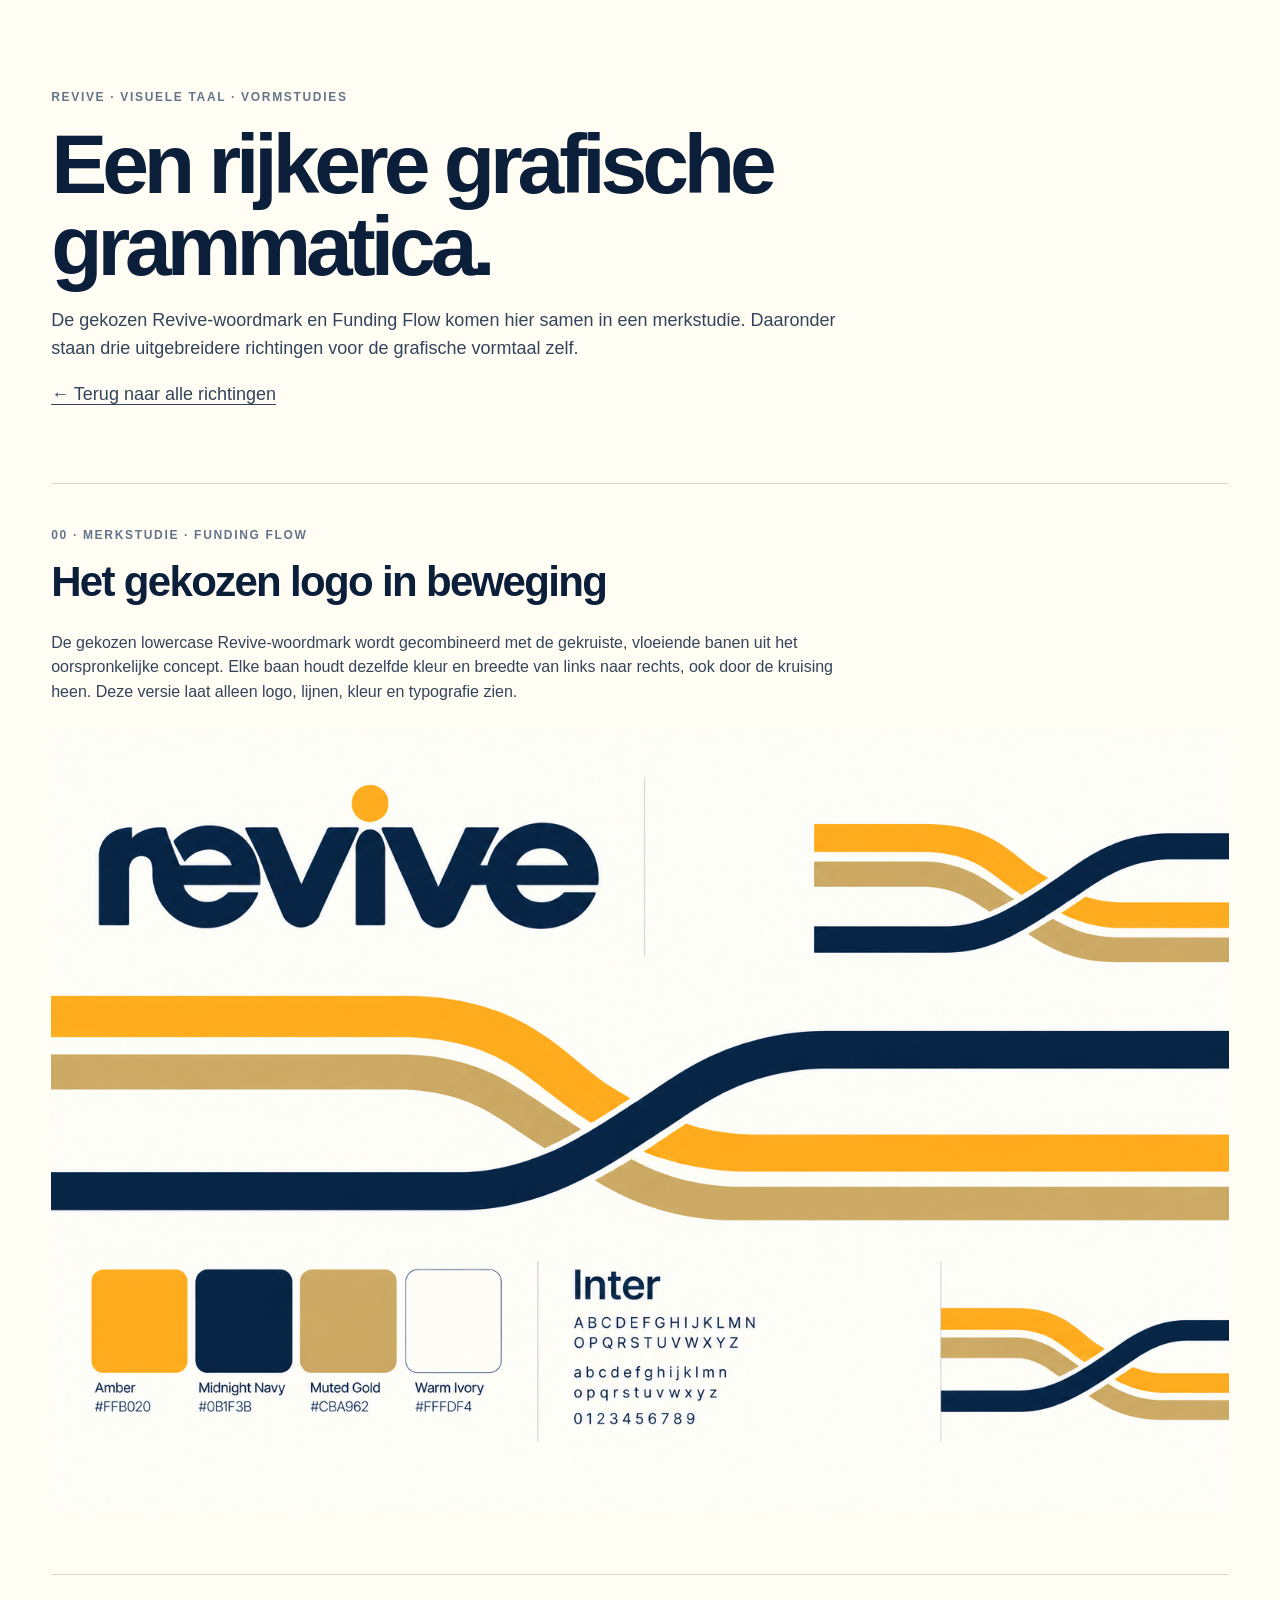
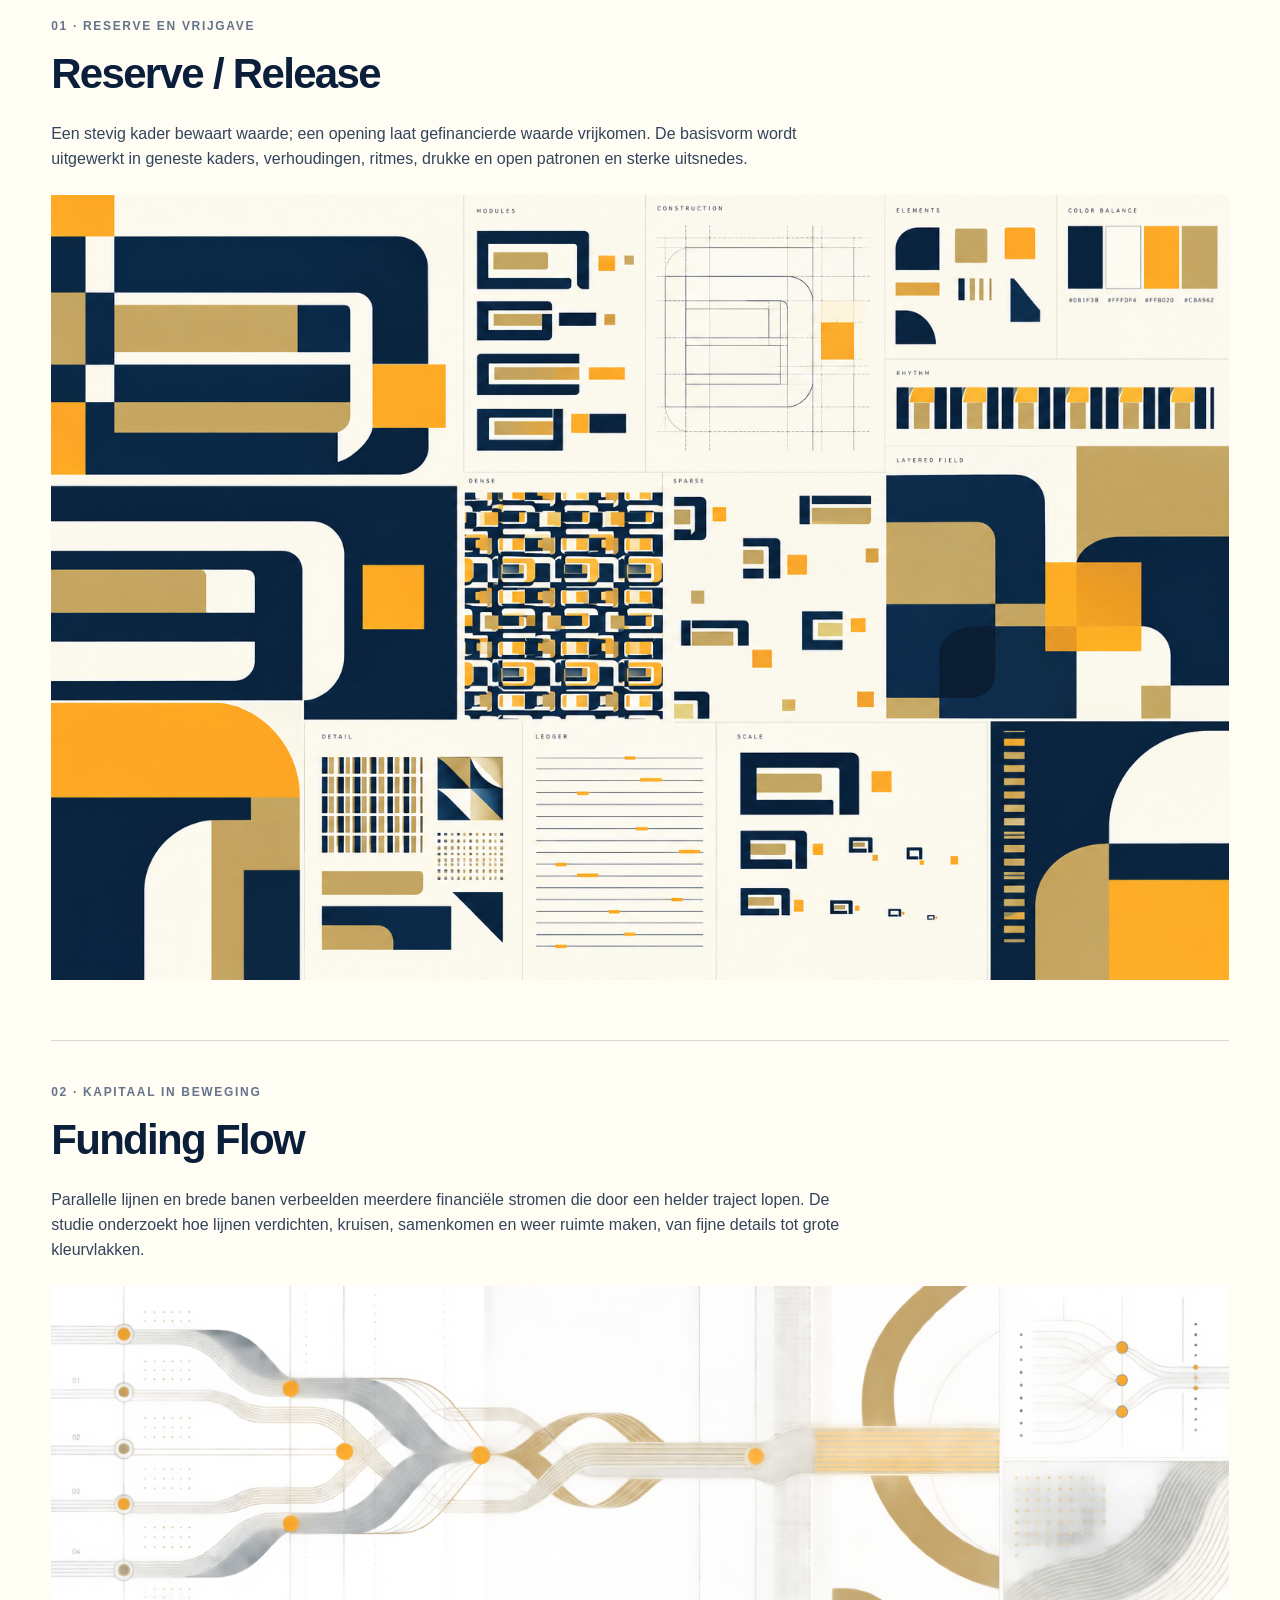
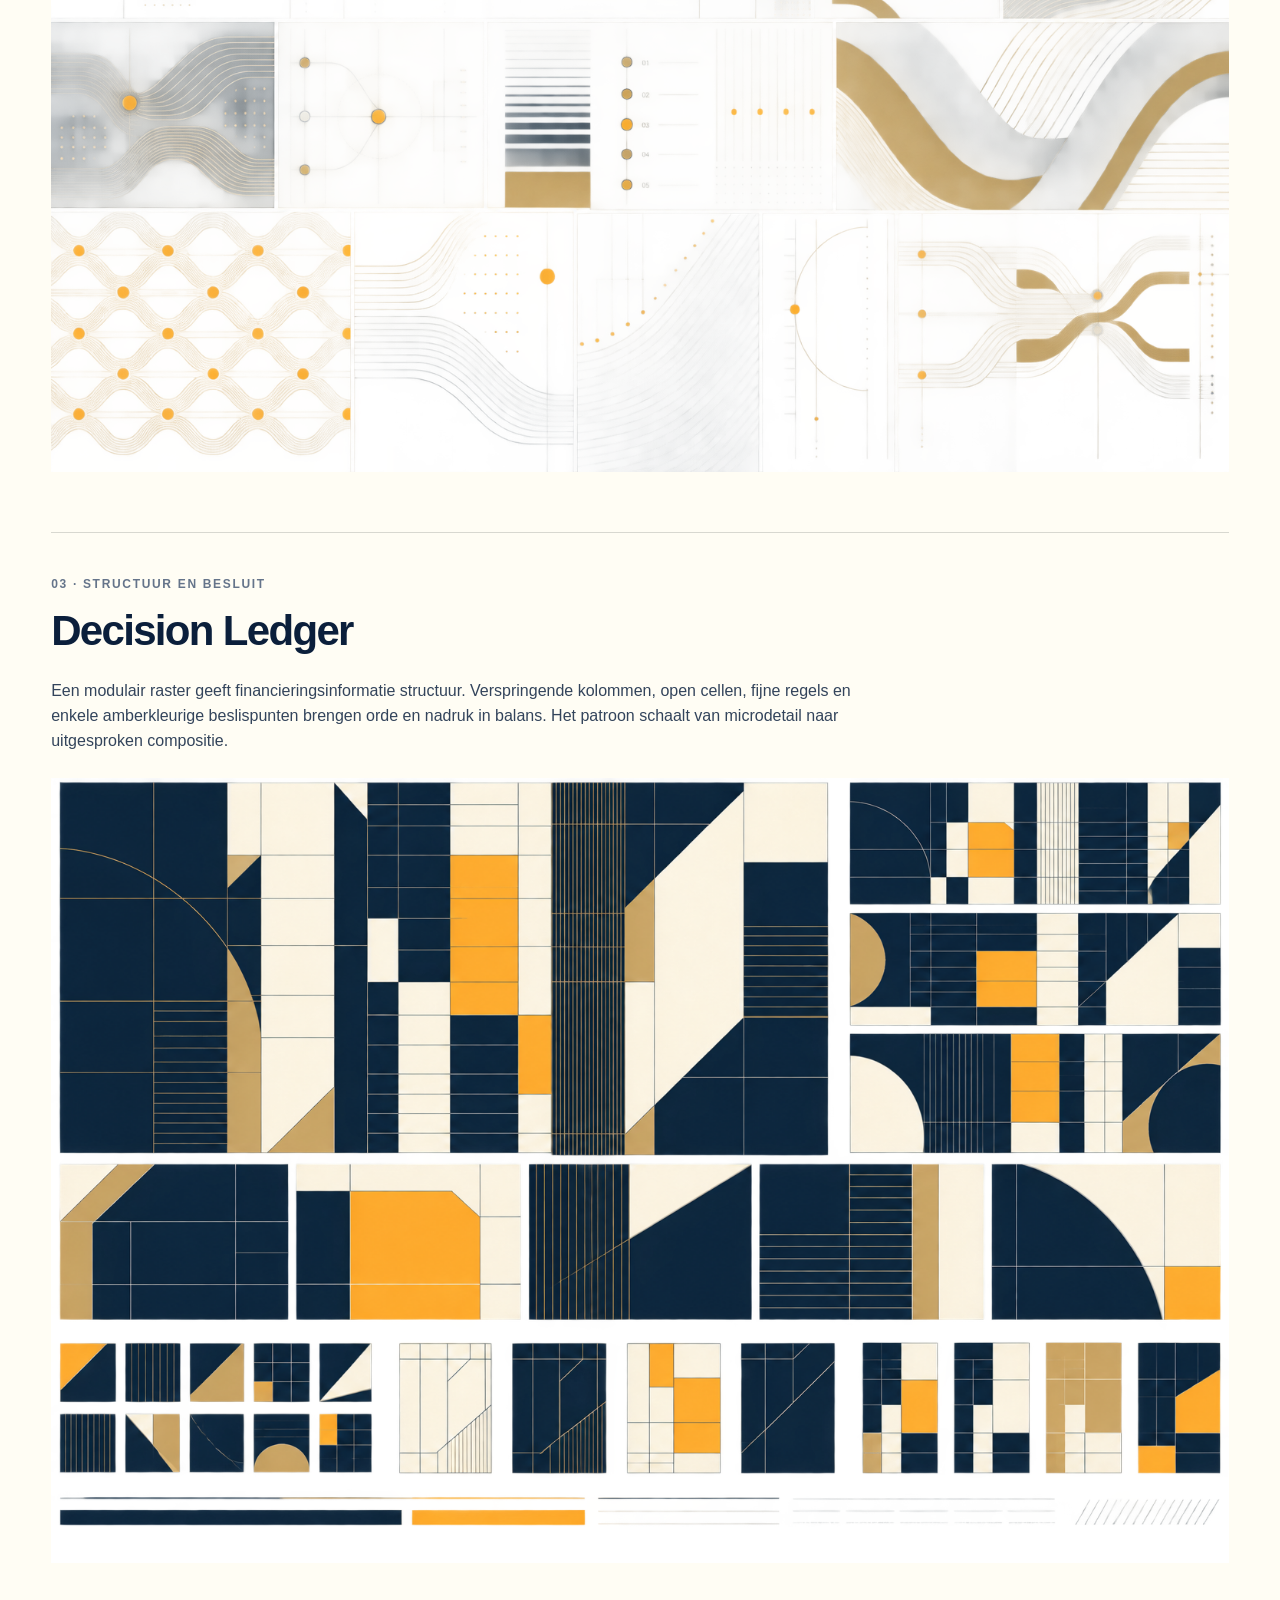
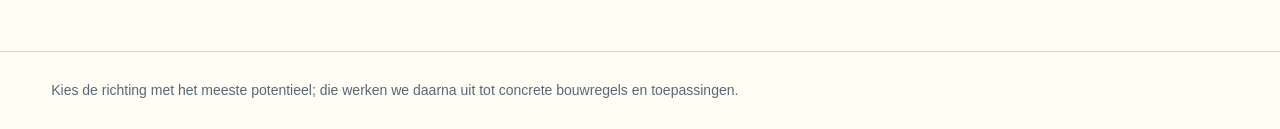
<file: fresh-directions/visual-language/index.html>
<!doctype html>
<html lang="nl">
<head>
  <meta charset="utf-8">
  <meta name="viewport" content="width=device-width,initial-scale=1">
  <meta name="robots" content="noindex,nofollow">
  <meta name="description" content="Drie uitgebreide grafische vormtaalrichtingen voor Revive, gebaseerd op zakelijke leasefinanciering.">
  <title>Revive — grafische vormtaal</title>
  <style>
    *{box-sizing:border-box}body{margin:0;background:#fffdf4;color:#0b1f3b;font:16px/1.55 Inter,Arial,sans-serif}header,main,footer{max-width:1440px;margin:auto;padding:28px clamp(20px,4vw,64px)}header{padding-top:clamp(40px,7vw,88px)}a{color:inherit;text-underline-offset:4px}.eyebrow{font-size:12px;font-weight:700;letter-spacing:.14em;text-transform:uppercase;color:#65748a}h1{font-size:clamp(42px,7vw,84px);line-height:.98;letter-spacing:-.06em;margin:16px 0 20px}header p{max-width:820px;font-size:18px;color:#33445b}.study{padding:42px 0 60px;border-top:1px solid #d8d8d0}.study h2{font-size:clamp(28px,4vw,42px);letter-spacing:-.04em;margin:5px 0 8px}.study p{max-width:820px;color:#33445b}.board{display:block;margin-top:24px}.board img{display:block;width:100%;height:auto;background:#fff}footer{border-top:1px solid #d8d8d0;color:#586778;font-size:14px}@media(max-width:600px){header,main,footer{padding-left:18px;padding-right:18px}.study{padding:32px 0 42px}}
  </style>
</head>
<body>
  <header>
    <div class="eyebrow">Revive · visuele taal · vormstudies</div>
    <h1>Een rijkere grafische grammatica.</h1>
    <p>De gekozen Revive-woordmark en Funding Flow komen hier samen in een merkstudie. Daaronder staan drie uitgebreidere richtingen voor de grafische vormtaal zelf.</p>
    <p><a href="../">← Terug naar alle richtingen</a></p>
  </header>
  <main>
    <section class="study">
      <div class="eyebrow">00 · merkstudie · Funding Flow</div>
      <h2>Het gekozen logo in beweging</h2>
      <p>De gekozen lowercase Revive-woordmark wordt gecombineerd met de gekruiste, vloeiende banen uit het oorspronkelijke concept. Elke baan houdt dezelfde kleur en breedte van links naar rechts, ook door de kruising heen. Deze versie laat alleen logo, lijnen, kleur en typografie zien.</p>
      <a class="board" href="20-funding-flow-graphic-only.png" target="_blank" rel="noopener"><img src="20-funding-flow-graphic-only.png" width="1536" height="1024" alt="Grafische Revive-moodboard zonder fotografie: het gekozen lowercase logo, gekruiste amber-, navy- en goudkleurige banden die hun eigen kleur en breedte behouden, palet en typografie."></a>
    </section>
    <section class="study">
      <div class="eyebrow">01 · reserve en vrijgave</div>
      <h2>Reserve / Release</h2>
      <p>Een stevig kader bewaart waarde; een opening laat gefinancierde waarde vrijkomen. De basisvorm wordt uitgewerkt in geneste kaders, verhoudingen, ritmes, drukke en open patronen en sterke uitsnedes.</p>
      <a class="board" href="09-reserve-release.png" target="_blank" rel="noopener"><img src="09-reserve-release.png" width="1536" height="1024" alt="Uitgebreide grafische vormtaalstudie met open kaders, vrijgekomen amberblokken, patroonvelden, ritme, schaalvarianten en composities in Revive-kleuren."></a>
    </section>
    <section class="study">
      <div class="eyebrow">02 · kapitaal in beweging</div>
      <h2>Funding Flow</h2>
      <p>Parallelle lijnen en brede banen verbeelden meerdere financiële stromen die door een helder traject lopen. De studie onderzoekt hoe lijnen verdichten, kruisen, samenkomen en weer ruimte maken, van fijne details tot grote kleurvlakken.</p>
      <a class="board" href="10-funding-flow.png" target="_blank" rel="noopener"><img src="10-funding-flow.png" width="1536" height="1024" alt="Abstracte graphic language met parallelle financieringslijnen, verbindingspunten, lijnvelden, kruisingen en grote uitsnedes in navy, amber, ivoor en goud."></a>
    </section>
    <section class="study">
      <div class="eyebrow">03 · structuur en besluit</div>
      <h2>Decision Ledger</h2>
      <p>Een modulair raster geeft financieringsinformatie structuur. Verspringende kolommen, open cellen, fijne regels en enkele amberkleurige beslispunten brengen orde en nadruk in balans. Het patroon schaalt van microdetail naar uitgesproken compositie.</p>
      <a class="board" href="11-decision-ledger.png" target="_blank" rel="noopener"><img src="11-decision-ledger.png" width="1536" height="1024" alt="Uitgebreid grafisch raster met modulaire cellen, onderbroken regels, diagonalen, uitsnedes en amberkleurige focusvlakken in Revive-kleuren."></a>
    </section>
  </main>
  <footer>Kies de richting met het meeste potentieel; die werken we daarna uit tot concrete bouwregels en toepassingen.</footer>
</body>
</html>
</file>
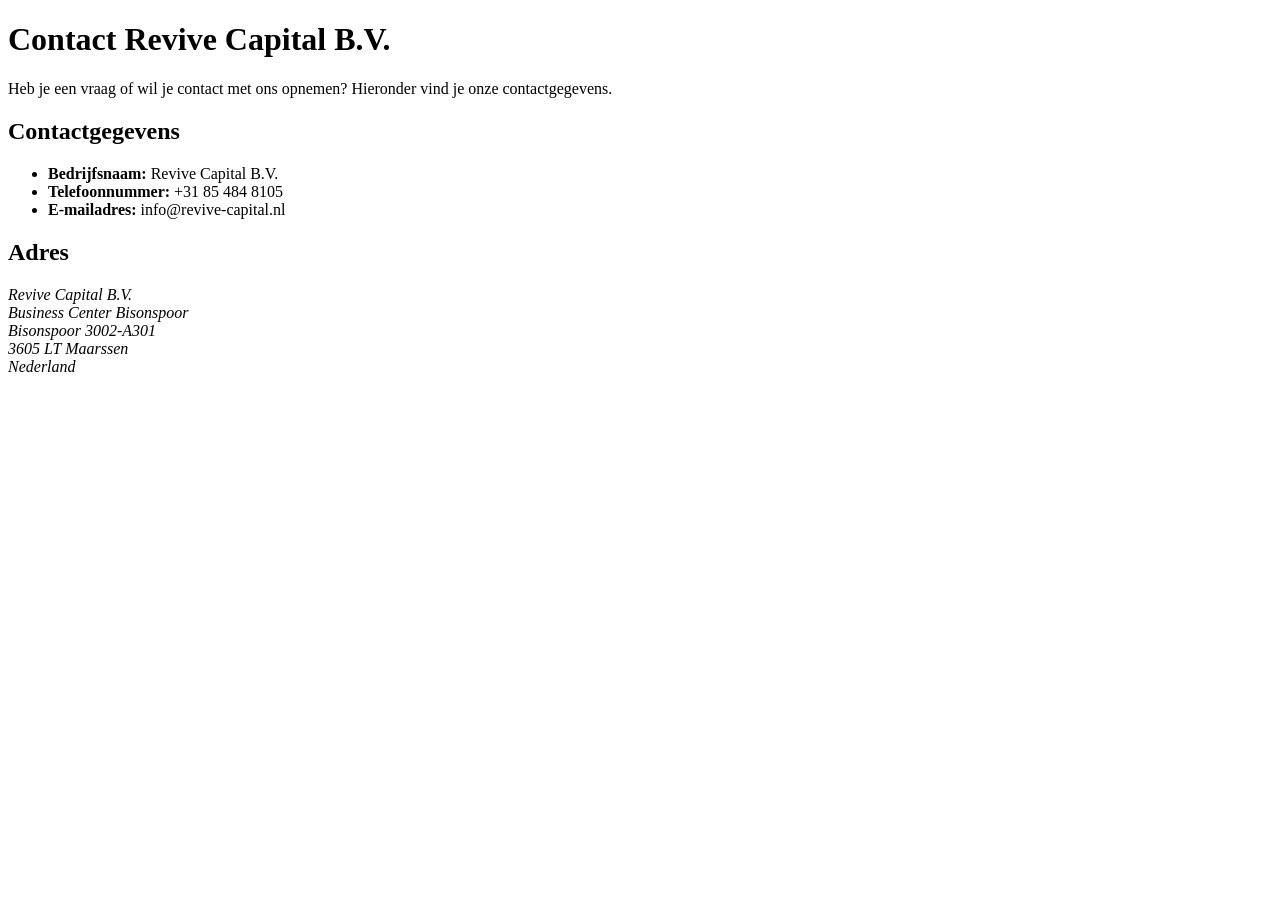
<file: contact.html>
<!DOCTYPE html>
<html lang="nl">
<head>
    <meta charset="UTF-8">
    <meta name="viewport" content="width=device-width, initial-scale=1.0">
    <meta name="robots" content="noindex, nofollow">
    <title>Contact Revive Capital B.V.</title>
</head>
<body>
    <header>
        <h1>Contact Revive Capital B.V.</h1>
        <p>Heb je een vraag of wil je contact met ons opnemen? Hieronder vind je onze contactgegevens.</p>
    </header>
    <section>
        <h2>Contactgegevens</h2>
        <ul>
            <li><strong>Bedrijfsnaam:</strong> Revive Capital B.V.</li>
            <li><strong>Telefoonnummer:</strong> +31 85 484 8105</li>
            <li><strong>E-mailadres:</strong> info@revive-capital.nl</li>
        </ul>
    </section>
    <section>
        <h2>Adres</h2>
        <address>
            Revive Capital B.V.<br>
            Business Center Bisonspoor<br>
            Bisonspoor 3002-A301<br>
            3605 LT Maarssen<br>
            Nederland
        </address>
    </section>
</body>
</html>
</file>
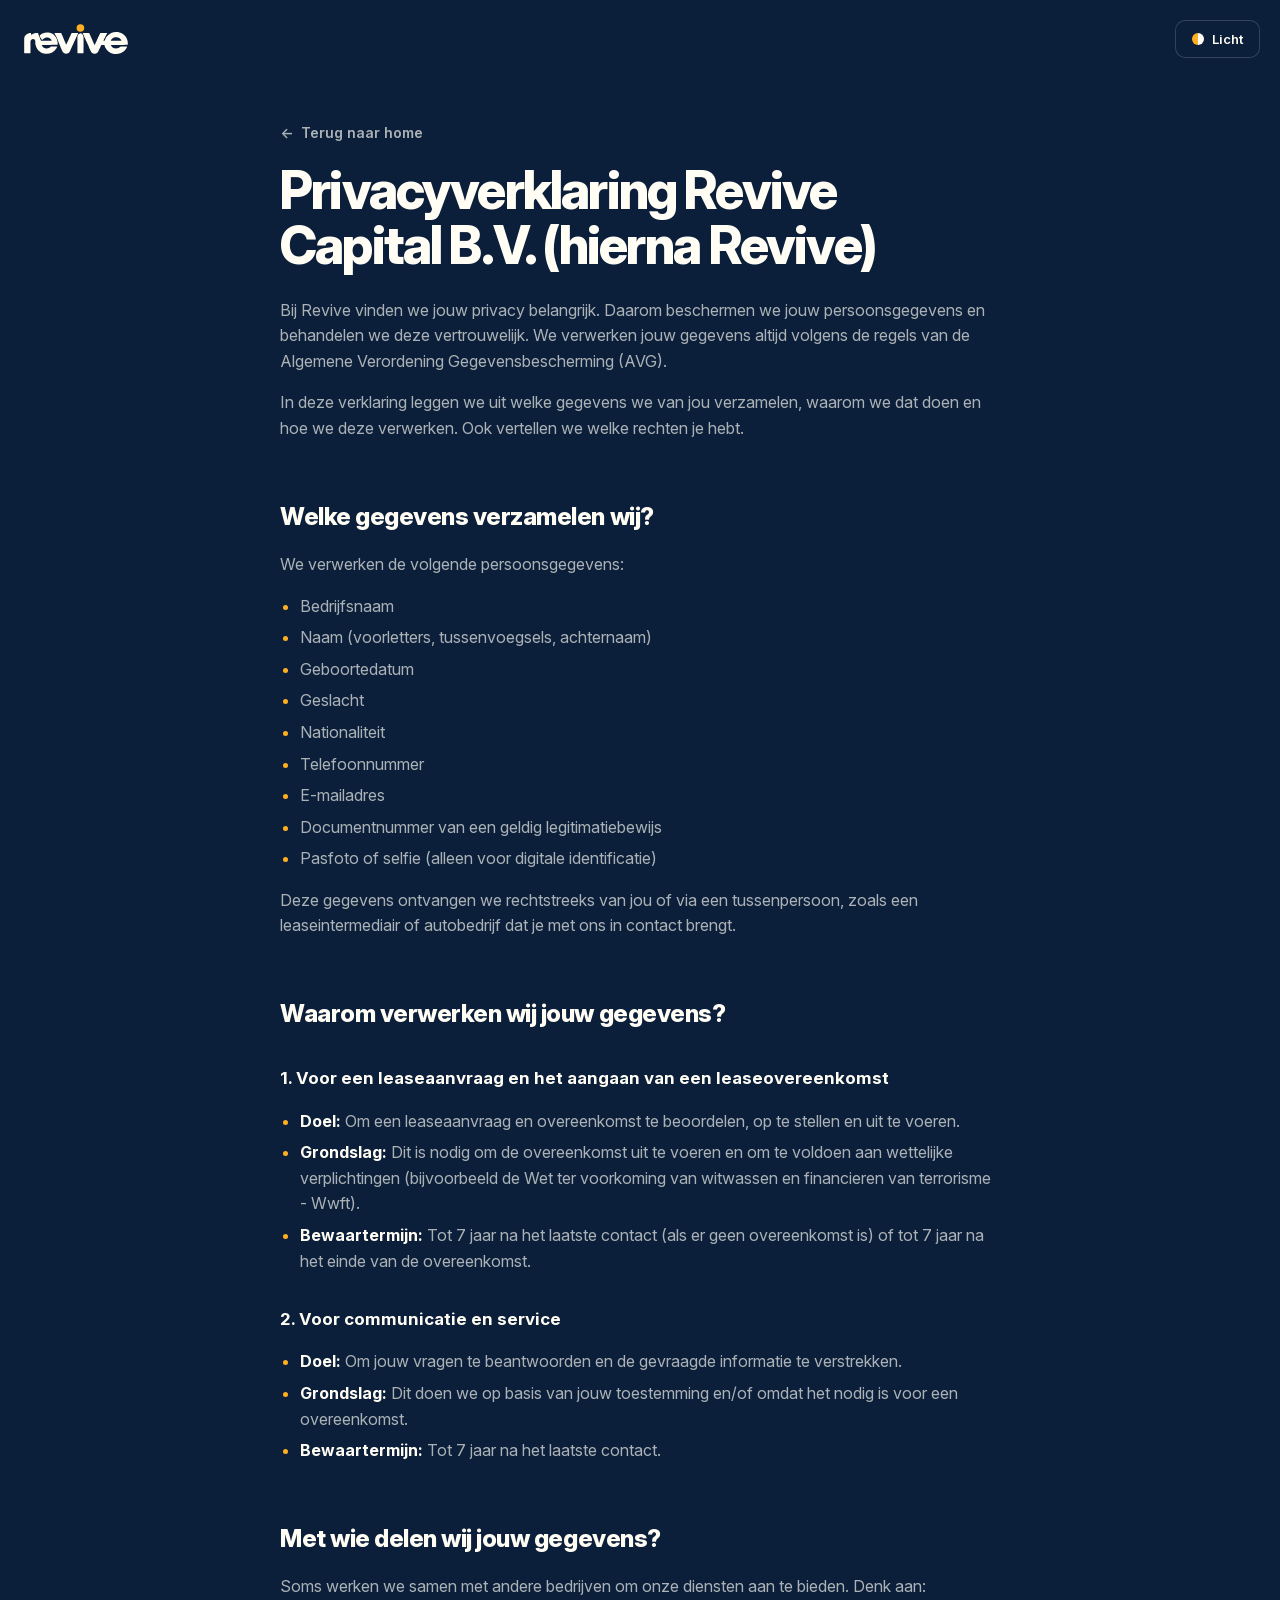
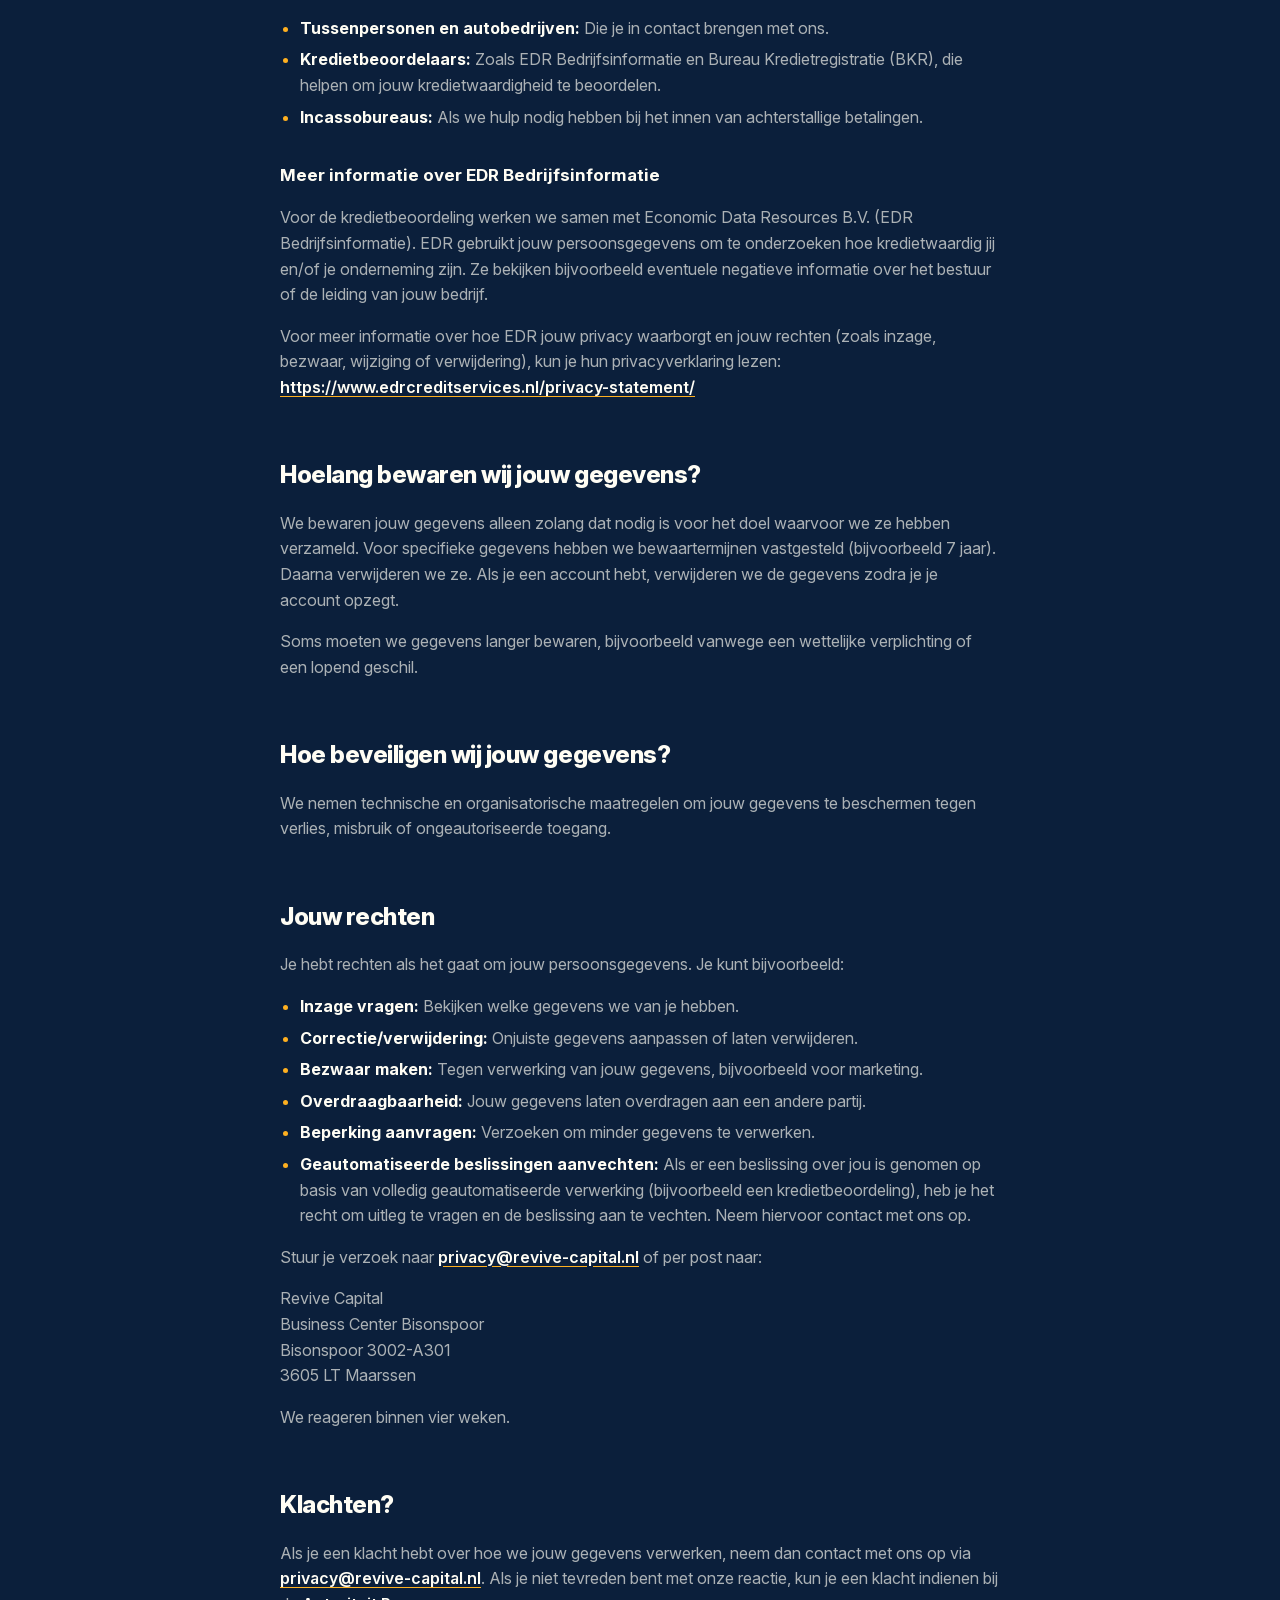
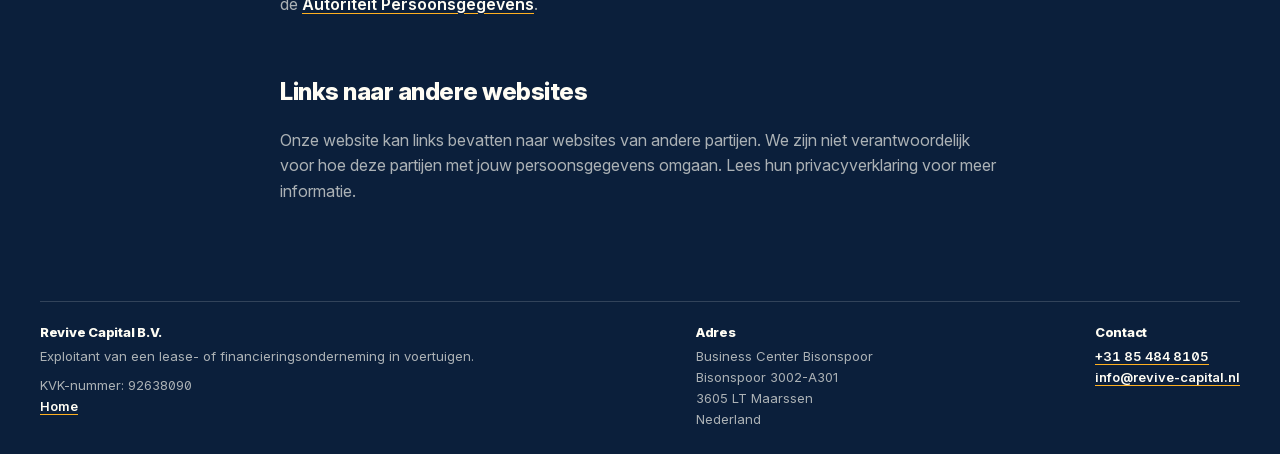
<file: privacyverklaring.html>
<!doctype html>
<html lang="nl">
<head>
  <meta charset="UTF-8" />
  <meta name="viewport" content="width=device-width, initial-scale=1.0" />
  <title>Privacyverklaring — Revive Capital</title>
  <meta name="description" content="Privacyverklaring van Revive Capital B.V.: welke gegevens we verwerken, waarom en welke rechten je hebt." />
  <meta name="theme-color" content="#0b1f3b" />
  <link rel="icon" href="favicon.svg" type="image/svg+xml" />
  <link rel="canonical" href="https://revive-capital.nl/privacyverklaring.html" />
  <link rel="preload" href="fonts/InterVariable.woff2" as="font" type="font/woff2" crossorigin />
  <link rel="stylesheet" href="site.css" />
  <script src="theme.js"></script>
  <style>
    body { font-size: 16px; }
    .home { position: absolute; top: 24px; left: 24px; display: block; color: var(--fg); border-radius: 6px; }
    .home svg { display: block; width: 104px; height: auto; }
    .back { display: inline-flex; gap: 8px; margin-bottom: 20px; color: var(--muted); font-weight: 600; font-size: 14px; text-decoration: none; transition: color 0.2s; }
    .back:hover { color: var(--fg); }
    .back span { transition: transform 0.2s; }
    .back:hover span { transform: translateX(-3px); }
    .home:focus-visible { outline: 2px solid var(--amber); outline-offset: 6px; }
    article { width: min(720px, 100% - 32px); margin: 0 auto; padding: 120px 0 80px; }
    h1 { margin: 0 0 24px; font-size: clamp(32px, 5vw, 52px); font-weight: 800; letter-spacing: -0.035em; line-height: 1.05; }
    h2 { margin: 56px 0 12px; font-size: 24px; font-weight: 800; letter-spacing: -0.02em; }
    h3 { margin: 32px 0 8px; font-size: 17px; }
    article p, article li, article address { color: var(--muted); }
    article strong { color: var(--fg); }
    article address { font-style: normal; margin-bottom: 16px; }
    article a { color: var(--fg); font-weight: 600; text-decoration-color: var(--amber); text-underline-offset: 3px; overflow-wrap: anywhere; }
    ul { padding-left: 20px; }
    li { margin-bottom: 6px; }
    li::marker { color: var(--amber); }
  </style>
</head>
<body>
  <a class="home" href="./" aria-label="Revive Capital, naar de homepage"><svg viewBox="170 96 5231 1518" aria-hidden="true"><g transform="translate(0.000000,1760.000000) scale(0.100000,-0.100000)" fill="currentColor"> <path d="M47890 12624 c-832 -45 -1566 -215 -2255 -522 -534 -237 -836 -409 -1225 -695 -289 -212 -798 -713 -1060 -1042 -384 -482 -768 -1266 -961 -1961 -58 -212 -66 -216 -363 -222 -420 -8 -437 9 -298 294 44 88 108 213 144 279 186 343 248 465 358 701 67 143 221 455 344 694 123 239 254 496 291 570 72 145 201 386 463 870 184 337 196 366 187 422 -9 49 -61 103 -112 117 -77 20 -3180 16 -3238 -4 -103 -36 -192 -128 -226 -233 -19 -59 -223 -508 -397 -872 -87 -184 -181 -387 -207 -450 -55 -132 -259 -574 -410 -890 -99 -206 -183 -391 -293 -640 -61 -139 -277 -607 -360 -780 -33 -69 -85 -183 -117 -255 -57 -130 -145 -318 -450 -965 -90 -190 -218 -471 -285 -625 -67 -154 -129 -293 -137 -310 -56 -111 -122 -97 -176 38 -171 421 -503 1190 -656 1521 -51 110 -122 270 -158 355 -36 86 -142 329 -235 541 -200 451 -234 530 -378 870 -145 344 -236 551 -305 695 -31 66 -110 239 -175 385 -264 595 -335 751 -422 934 -50 105 -120 263 -155 351 -96 235 -115 265 -207 313 l-51 27 -1430 7 c-1527 9 -1503 9 -1573 -41 -122 -89 -106 -162 177 -768 228 -491 303 -653 385 -845 70 -164 316 -709 419 -930 49 -104 154 -347 260 -598 36 -85 107 -247 157 -360 158 -352 180 -400 255 -575 40 -93 115 -260 165 -370 51 -110 121 -261 155 -335 34 -74 86 -184 114 -245 29 -60 89 -195 133 -300 44 -104 118 -271 163 -370 170 -371 365 -806 439 -977 69 -162 156 -359 423 -953 52 -115 123 -275 158 -355 34 -80 93 -210 130 -290 37 -80 87 -190 112 -245 25 -55 76 -165 113 -245 38 -80 105 -235 150 -345 135 -333 198 -432 410 -645 322 -325 808 -596 1195 -667 151 -27 496 -25 662 5 679 121 1324 635 1578 1257 20 50 114 250 209 445 95 195 231 477 302 625 70 149 183 378 250 510 67 132 163 328 212 435 188 407 514 1066 544 1098 51 54 39 53 616 60 840 11 846 11 878 -14 50 -37 63 -67 98 -219 122 -538 364 -1115 679 -1620 432 -691 826 -1126 1442 -1592 426 -321 1195 -702 1743 -862 1361 -397 2685 -350 4122 145 268 93 717 299 925 426 980 596 1538 1141 2065 2019 320 532 439 831 363 908 -53 53 -3 51 -1655 49 l-1543 -3 -45 -24 c-25 -13 -97 -74 -160 -135 -382 -372 -1001 -702 -1517 -810 -1375 -287 -2686 305 -3154 1424 -114 274 -103 306 106 310 61 1 1914 2 4118 1 4378 -2 4062 -6 4127 59 177 177 85 1571 -159 2396 -256 867 -610 1515 -1207 2209 -634 737 -1690 1369 -2724 1630 -550 138 -1402 234 -1860 209z m601 -2697 c1037 -169 1827 -736 2173 -1564 39 -94 35 -132 -18 -161 -39 -21 -5127 -33 -5199 -12 -88 26 -86 84 5 273 380 780 1239 1362 2168 1466 52 6 111 13 130 15 92 10 650 -3 741 -17z M13170 12343 c-595 -18 -1263 -161 -1843 -394 -785 -317 -1726 -1026 -1727 -1301 0 -97 102 -301 508 -1012 47 -82 130 -233 184 -335 418 -782 435 -797 625 -571 305 362 831 730 1268 886 1126 401 2179 203 2930 -551 296 -297 543 -746 462 -841 l-25 -29 -249 -6 c-448 -12 -4924 -10 -4967 2 -102 28 -135 84 -311 522 -73 182 -154 382 -179 442 -73 180 -223 569 -415 1082 -99 265 -205 540 -235 611 -95 223 -172 445 -353 1027 -45 144 -95 203 -206 242 -65 23 -747 26 -957 5 -842 -86 -1842 -493 -2250 -917 -81 -84 -139 -96 -159 -33 -5 18 -15 218 -21 443 -14 489 -18 503 -136 521 -136 20 -670 -47 -968 -122 -1284 -323 -2114 -1182 -2327 -2409 l-33 -190 0 -3675 -1 -3675 21 -40 c27 -49 49 -70 95 -89 60 -25 2868 -28 2924 -3 51 23 82 52 108 102 l20 40 -2 2840 c-1 1776 2 2879 8 2945 71 762 581 1270 1278 1270 453 0 791 -198 964 -565 140 -296 167 -479 179 -1185 10 -639 35 -897 116 -1234 288 -1200 723 -2029 1481 -2824 765 -803 1725 -1339 2813 -1571 468 -100 713 -126 1195 -126 2079 0 3916 1003 4958 2705 231 376 271 446 343 595 128 266 141 338 76 396 -46 41 -8 40 -1577 37 l-1460 -3 -41 -22 c-22 -12 -89 -67 -148 -123 -690 -649 -1602 -961 -2436 -835 -911 138 -1738 761 -1994 1503 -44 127 -46 179 -10 213 l26 24 3861 1 c4113 1 3901 -2 3971 47 54 38 67 89 78 306 11 221 4 742 -12 871 -136 1109 -535 2191 -1070 2900 -578 767 -1100 1210 -1886 1603 -658 329 -1635 525 -2494 500z M17640 12140 c-707 -8 -700 8 -315 -755 94 -187 194 -380 222 -430 68 -123 316 -617 458 -913 63 -134 170 -352 237 -485 164 -329 230 -483 441 -1027 31 -80 87 -221 125 -315 38 -93 83 -206 100 -250 17 -44 82 -210 146 -370 63 -159 142 -363 175 -452 107 -284 230 -593 293 -732 33 -75 98 -228 143 -341 46 -113 147 -360 225 -550 78 -190 177 -430 220 -535 152 -372 168 -411 190 -460 12 -27 77 -185 145 -350 68 -165 180 -433 250 -595 69 -162 151 -358 182 -435 184 -468 371 -720 737 -994 705 -528 1434 -601 2197 -220 436 217 853 651 1005 1044 26 66 62 160 82 209 19 50 100 230 179 400 80 171 182 394 228 496 45 102 134 295 197 430 64 135 137 295 163 355 26 61 94 207 150 325 57 118 155 330 218 470 123 273 259 566 407 880 50 107 110 238 132 290 22 52 80 178 128 280 48 102 119 257 158 345 39 88 110 241 157 340 104 214 423 895 541 1153 213 464 257 559 341 737 50 105 125 269 168 365 78 178 94 211 298 657 64 138 145 318 180 400 36 81 84 189 107 238 285 610 304 701 163 771 -53 26 -818 36 -2056 26 l-932 -7 -55 -29 c-109 -56 -145 -102 -226 -292 -25 -58 -107 -230 -183 -383 -76 -152 -200 -409 -276 -571 -75 -162 -182 -389 -237 -505 -134 -280 -387 -822 -478 -1020 -40 -88 -133 -284 -205 -435 -123 -255 -182 -381 -415 -885 -48 -104 -113 -244 -145 -310 -151 -317 -287 -613 -390 -845 -285 -644 -297 -653 -433 -343 -117 268 -135 311 -267 638 -73 182 -149 364 -168 405 -19 41 -79 181 -132 310 -53 129 -128 304 -166 388 -116 256 -265 612 -524 1252 -120 297 -205 497 -282 665 -53 115 -155 358 -378 900 -57 138 -144 342 -193 455 -49 113 -104 246 -122 295 -89 245 -164 307 -375 312 -229 6 -2109 8 -2535 3z M29940 11919 c-590 -46 -1094 -627 -1305 -1504 -58 -243 -60 -267 -56 -650 2 -192 4 -2001 5 -4020 l1 -3670 23 -47 c26 -52 63 -84 114 -99 65 -18 2715 -15 2778 4 63 18 109 60 137 122 22 48 20 -303 23 4455 l2 3495 -31 150 c-130 628 -390 1174 -677 1421 -313 271 -618 374 -1014 343z"/> </g><circle cx="3008" cy="296" r="192" fill="#ffb020"/></svg></a>
  <button class="theme" type="button" aria-label="Wissel tussen licht en donker thema">Donker</button>
  <article>
    <a class="back" href="./"><span aria-hidden="true">←</span> Terug naar home</a>
    <header>
          <h1>Privacyverklaring Revive Capital B.V. (hierna Revive)</h1>
          <p>Bij Revive vinden we jouw privacy belangrijk. Daarom beschermen we jouw persoonsgegevens en behandelen we deze vertrouwelijk. We verwerken jouw gegevens altijd volgens de regels van de Algemene Verordening Gegevensbescherming (AVG).</p>
          <p>In deze verklaring leggen we uit welke gegevens we van jou verzamelen, waarom we dat doen en hoe we deze verwerken. Ook vertellen we welke rechten je hebt.</p>
      </header>
      <section>
          <h2>Welke gegevens verzamelen wij?</h2>
          <p>We verwerken de volgende persoonsgegevens:</p>
          <ul>
              <li>Bedrijfsnaam</li>
              <li>Naam (voorletters, tussenvoegsels, achternaam)</li>
              <li>Geboortedatum</li>
              <li>Geslacht</li>
              <li>Nationaliteit</li>
              <li>Telefoonnummer</li>
              <li>E-mailadres</li>
              <li>Documentnummer van een geldig legitimatiebewijs</li>
              <li>Pasfoto of selfie (alleen voor digitale identificatie)</li>
          </ul>
          <p>Deze gegevens ontvangen we rechtstreeks van jou of via een tussenpersoon, zoals een leaseintermediair of autobedrijf dat je met ons in contact brengt.</p>
      </section>
      <section>
          <h2>Waarom verwerken wij jouw gegevens?</h2>
          <h3>1. Voor een leaseaanvraag en het aangaan van een leaseovereenkomst</h3>
          <ul>
              <li><strong>Doel:</strong> Om een leaseaanvraag en overeenkomst te beoordelen, op te stellen en uit te voeren.</li>
              <li><strong>Grondslag:</strong> Dit is nodig om de overeenkomst uit te voeren en om te voldoen aan wettelijke verplichtingen (bijvoorbeeld de Wet ter voorkoming van witwassen en financieren van terrorisme - Wwft).</li>
              <li><strong>Bewaartermijn:</strong> Tot 7 jaar na het laatste contact (als er geen overeenkomst is) of tot 7 jaar na het einde van de overeenkomst.</li>
          </ul>
          <h3>2. Voor communicatie en service</h3>
          <ul>
              <li><strong>Doel:</strong> Om jouw vragen te beantwoorden en de gevraagde informatie te verstrekken.</li>
              <li><strong>Grondslag:</strong> Dit doen we op basis van jouw toestemming en/of omdat het nodig is voor een overeenkomst.</li>
              <li><strong>Bewaartermijn:</strong> Tot 7 jaar na het laatste contact.</li>
          </ul>
      </section>
      <section>
          <h2>Met wie delen wij jouw gegevens?</h2>
          <p>Soms werken we samen met andere bedrijven om onze diensten aan te bieden. Denk aan:</p>
          <ul>
              <li><strong>Tussenpersonen en autobedrijven:</strong> Die je in contact brengen met ons.</li>
              <li><strong>Kredietbeoordelaars:</strong> Zoals EDR Bedrijfsinformatie en Bureau Kredietregistratie (BKR), die helpen om jouw kredietwaardigheid te beoordelen.</li>
              <li><strong>Incassobureaus:</strong> Als we hulp nodig hebben bij het innen van achterstallige betalingen.</li>
          </ul>
          <h3>Meer informatie over EDR Bedrijfsinformatie</h3>
          <p>Voor de kredietbeoordeling werken we samen met Economic Data Resources B.V. (EDR Bedrijfsinformatie). EDR gebruikt jouw persoonsgegevens om te onderzoeken hoe kredietwaardig jij en/of je onderneming zijn. Ze bekijken bijvoorbeeld eventuele negatieve informatie over het bestuur of de leiding van jouw bedrijf.</p>
          <p>Voor meer informatie over hoe EDR jouw privacy waarborgt en jouw rechten (zoals inzage, bezwaar, wijziging of verwijdering), kun je hun privacyverklaring lezen: 
              <a href="https://www.edrcreditservices.nl/privacy-statement/" target="_blank" rel="noopener">https://www.edrcreditservices.nl/privacy-statement/</a>
          </p>
      </section>
      <section>
          <h2>Hoelang bewaren wij jouw gegevens?</h2>
          <p>We bewaren jouw gegevens alleen zolang dat nodig is voor het doel waarvoor we ze hebben verzameld. Voor specifieke gegevens hebben we bewaartermijnen vastgesteld (bijvoorbeeld 7 jaar). Daarna verwijderen we ze. Als je een account hebt, verwijderen we de gegevens zodra je je account opzegt.</p>
          <p>Soms moeten we gegevens langer bewaren, bijvoorbeeld vanwege een wettelijke verplichting of een lopend geschil.</p>
      </section>
      <section>
          <h2>Hoe beveiligen wij jouw gegevens?</h2>
          <p>We nemen technische en organisatorische maatregelen om jouw gegevens te beschermen tegen verlies, misbruik of ongeautoriseerde toegang.</p>
      </section>
      <section>
          <h2>Jouw rechten</h2>
          <p>Je hebt rechten als het gaat om jouw persoonsgegevens. Je kunt bijvoorbeeld:</p>
          <ul>
              <li><strong>Inzage vragen:</strong> Bekijken welke gegevens we van je hebben.</li>
              <li><strong>Correctie/verwijdering:</strong> Onjuiste gegevens aanpassen of laten verwijderen.</li>
              <li><strong>Bezwaar maken:</strong> Tegen verwerking van jouw gegevens, bijvoorbeeld voor marketing.</li>
              <li><strong>Overdraagbaarheid:</strong> Jouw gegevens laten overdragen aan een andere partij.</li>
              <li><strong>Beperking aanvragen:</strong> Verzoeken om minder gegevens te verwerken.</li>
              <li><strong>Geautomatiseerde beslissingen aanvechten:</strong> Als er een beslissing over jou is genomen op basis van volledig geautomatiseerde verwerking (bijvoorbeeld een kredietbeoordeling), heb je het recht om uitleg te vragen en de beslissing aan te vechten. Neem hiervoor contact met ons op.</li>
          </ul>
          <p>Stuur je verzoek naar <a href="mailto:privacy@revive-capital.nl">privacy@revive-capital.nl</a> of per post naar:</p>
          <address>
              Revive Capital<br>
              Business Center Bisonspoor<br>
              Bisonspoor 3002-A301<br>
              3605 LT Maarssen
          </address>
          <p>We reageren binnen vier weken.</p>
      </section>
      <section>
          <h2>Klachten?</h2>
          <p>Als je een klacht hebt over hoe we jouw gegevens verwerken, neem dan contact met ons op via <a href="mailto:privacy@revive-capital.nl">privacy@revive-capital.nl</a>. Als je niet tevreden bent met onze reactie, kun je een klacht indienen bij de <a href="https://autoriteitpersoonsgegevens.nl" target="_blank" rel="noopener">Autoriteit Persoonsgegevens</a>.</p>
      </section>
      <section>
          <h2>Links naar andere websites</h2>
          <p>Onze website kan links bevatten naar websites van andere partijen. We zijn niet verantwoordelijk voor hoe deze partijen met jouw persoonsgegevens omgaan. Lees hun privacyverklaring voor meer informatie.</p>
      </section>
  </article>
  <footer id="contact">
    <div>
      <h2>Revive Capital B.V.</h2>
      <p>Exploitant van een lease- of financieringsonderneming in voertuigen.</p>
      <p class="reg">KVK-nummer: <span class="num">92638090</span><br /><a href="./">Home</a></p>
    </div>
    <div>
      <h2>Adres</h2>
      <address>Business Center Bisonspoor<br />Bisonspoor 3002-A301<br />3605 LT Maarssen<br />Nederland</address>
    </div>
    <div>
      <h2>Contact</h2>
      <p><a href="tel:+31854848105"><span class="num">+31 85 484 8105</span></a><br /><a href="mailto:info@revive-capital.nl">info@revive-capital.nl</a></p>
    </div>
  </footer>
</body>
</html>
</file>
<file: site.css>
@font-face {
  font-family: Inter;
  font-style: normal;
  font-weight: 100 900;
  font-display: swap;
  src: url("fonts/InterVariable.woff2") format("woff2");
}
:root {
  --amber: #ffb020;
  --navy: #0b1f3b;
  --gold: #cba962;
  --ivory: #fffdf4;
  --line: rgba(11, 31, 59, 0.14);
  --muted: rgba(11, 31, 59, 0.68);
  --bg: var(--ivory);
  --fg: var(--navy);
  --accent: #d98f00;
  --band: var(--navy);
  --band-pulse: #1f3d6b;
}
:root[data-theme="dark"] {
  --bg: var(--navy);
  --fg: var(--ivory);
  --accent: var(--amber);
  --band: var(--ivory);
  --band-pulse: #d8d4c3;
  --line: rgba(255, 253, 244, 0.16);
  --muted: rgba(255, 253, 244, 0.66);
}
/* The bands deliberately bleed past the edges; clip at the root so phones never zoom out to fit them */
html { overflow-x: hidden; }
body {
  margin: 0;
  background: var(--bg);
  color: var(--fg);
  font: 400 14px/1.6 Inter, system-ui, sans-serif;
  overflow-x: hidden;
  transition: background 0.4s, color 0.4s;
}
.theme {
  position: fixed;
  top: 20px;
  right: 20px;
  z-index: 1;
  display: flex;
  align-items: center;
  gap: 8px;
  padding: 10px 16px;
  border: 1px solid var(--line);
  border-radius: 10px;
  background: var(--bg);
  color: var(--fg);
  font: 600 13px Inter, system-ui, sans-serif;
  cursor: pointer;
  transition: border-color 0.2s, transform 0.15s;
}
.theme:hover { border-color: var(--amber); }
.theme:active { transform: scale(0.97); }
.theme::before { content: ""; width: 12px; height: 12px; border-radius: 50%; background: linear-gradient(90deg, var(--amber) 50%, var(--fg) 50%); }
.theme:focus-visible { outline: 2px solid var(--amber); outline-offset: 3px; }
.num { font-feature-settings: "tnum", "zero"; }
footer {
  display: grid;
  grid-template-columns: repeat(3, auto);
  justify-content: space-between;
  gap: 16px 40px;
  width: min(1200px, 100% - 32px);
  margin: 0 auto;
  padding: 20px 0 24px;
  font-size: 13px;
  border-top: 1px solid var(--line);
}
footer h2 { margin: 0 0 4px; font-size: 13px; font-weight: 800; }
footer .reg { margin-top: 8px; }
footer p, footer address { margin: 0; font-style: normal; color: var(--muted); }
footer a { color: var(--fg); font-weight: 600; text-decoration-color: var(--amber); text-underline-offset: 3px; }
@media (max-width: 720px) {
  footer { grid-template-columns: repeat(2, minmax(0, 1fr)); gap: 14px 20px; overflow-wrap: anywhere; padding: 16px 0 20px; font-size: 12px; line-height: 1.5; }
  footer h2 { font-size: 12px; }
  footer > div:first-child { grid-column: 1 / -1; }
}
</file>
